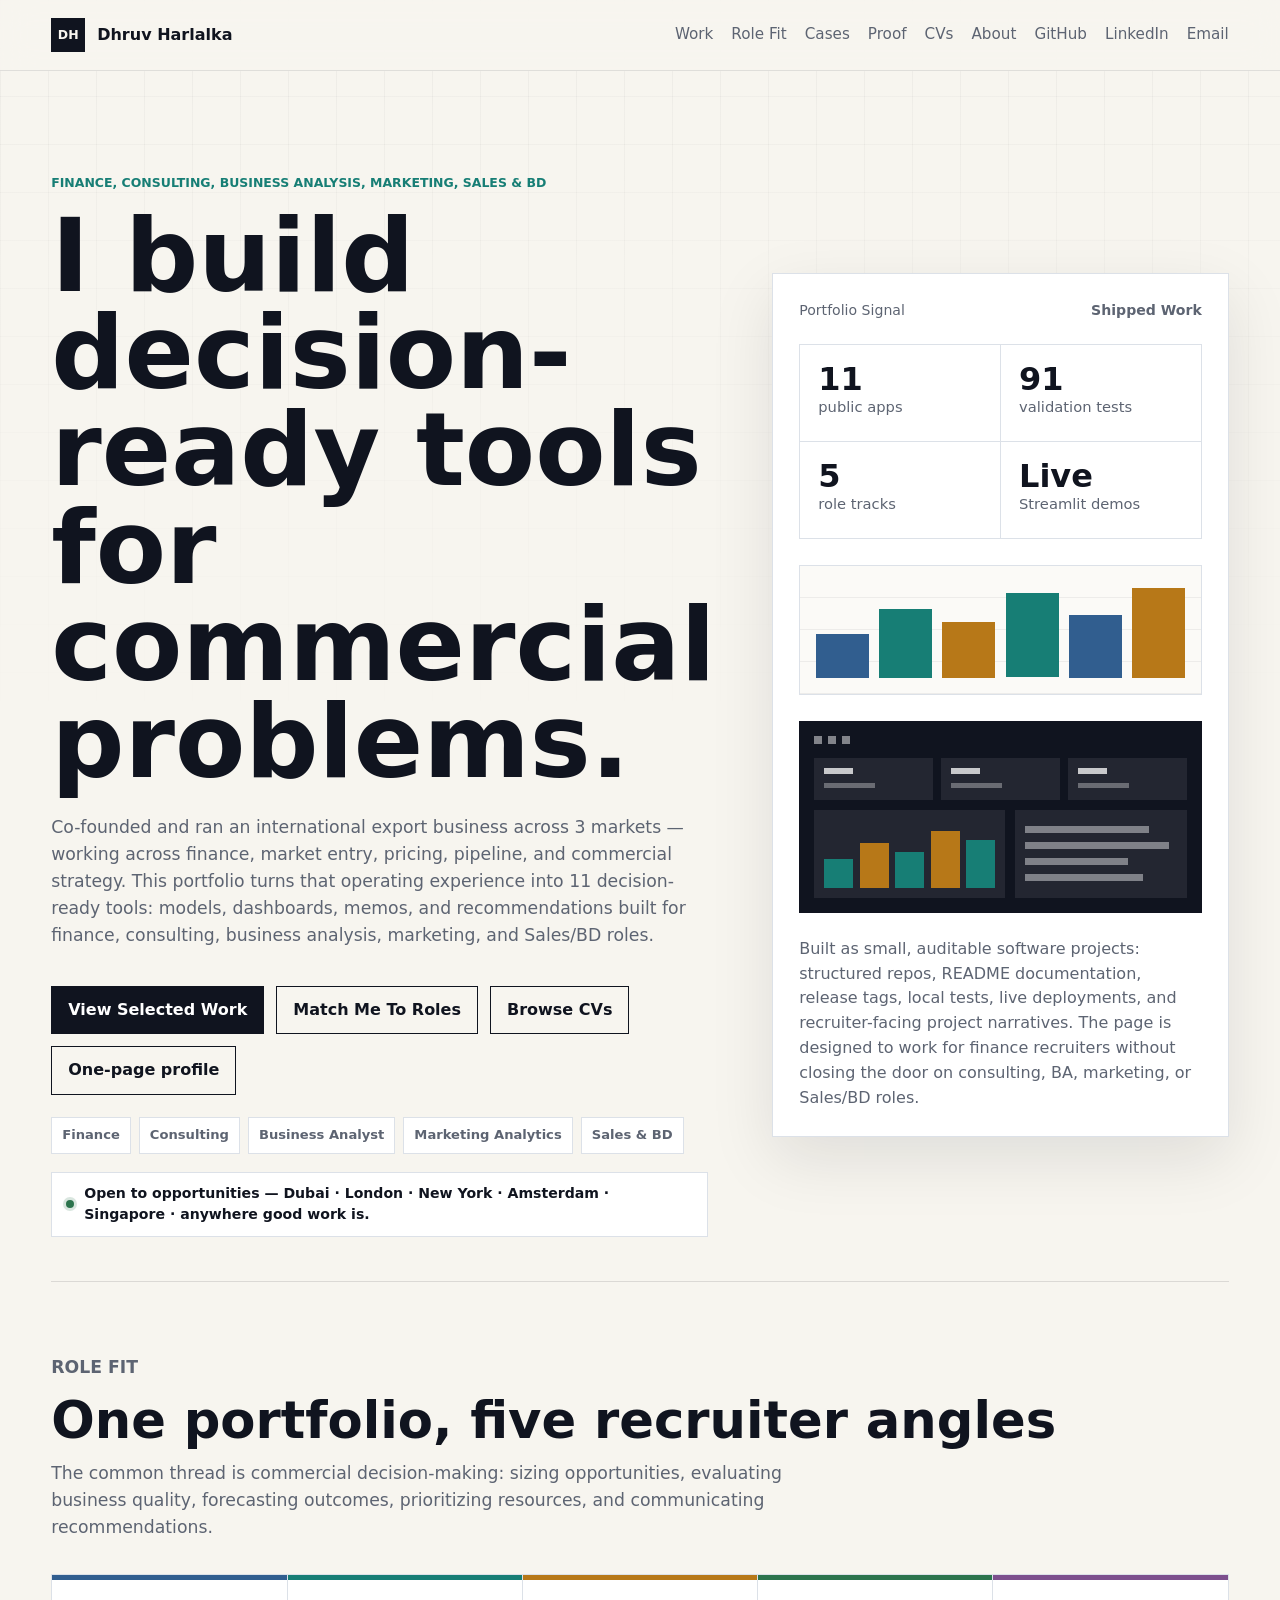
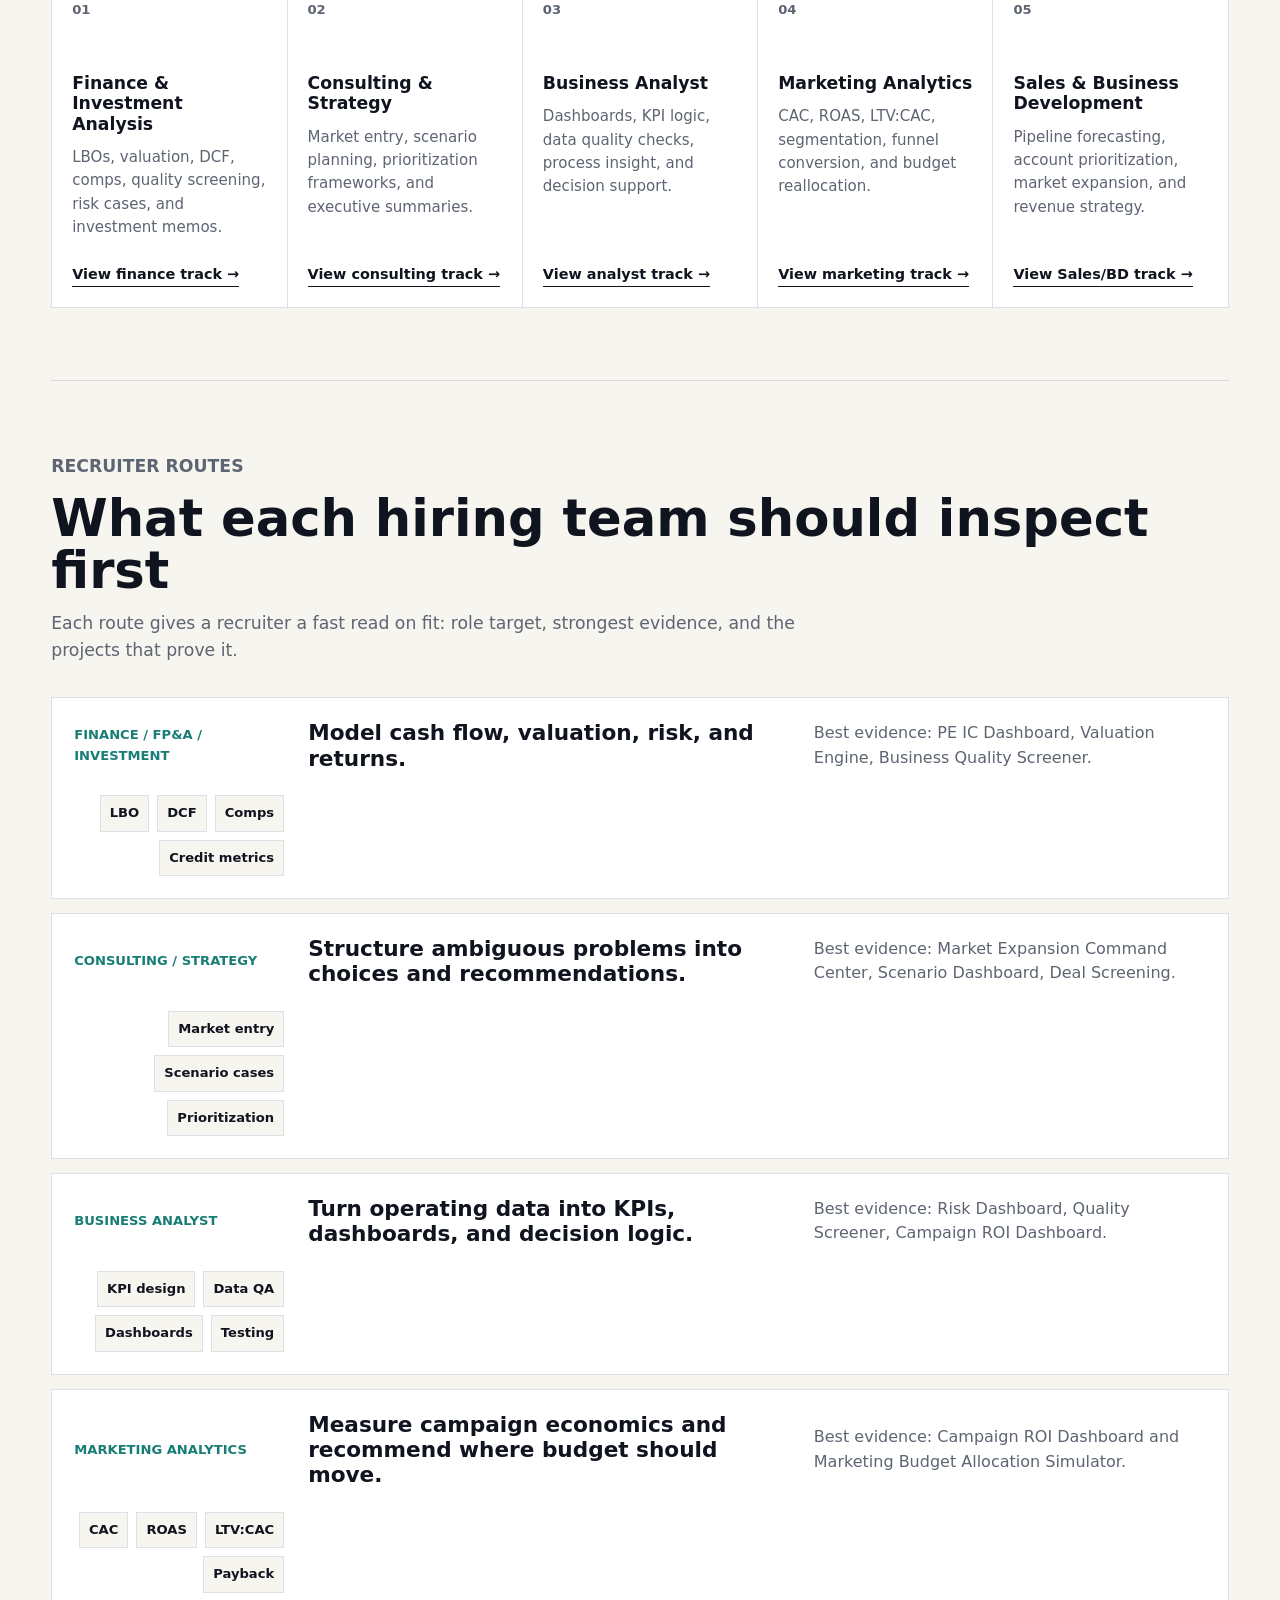
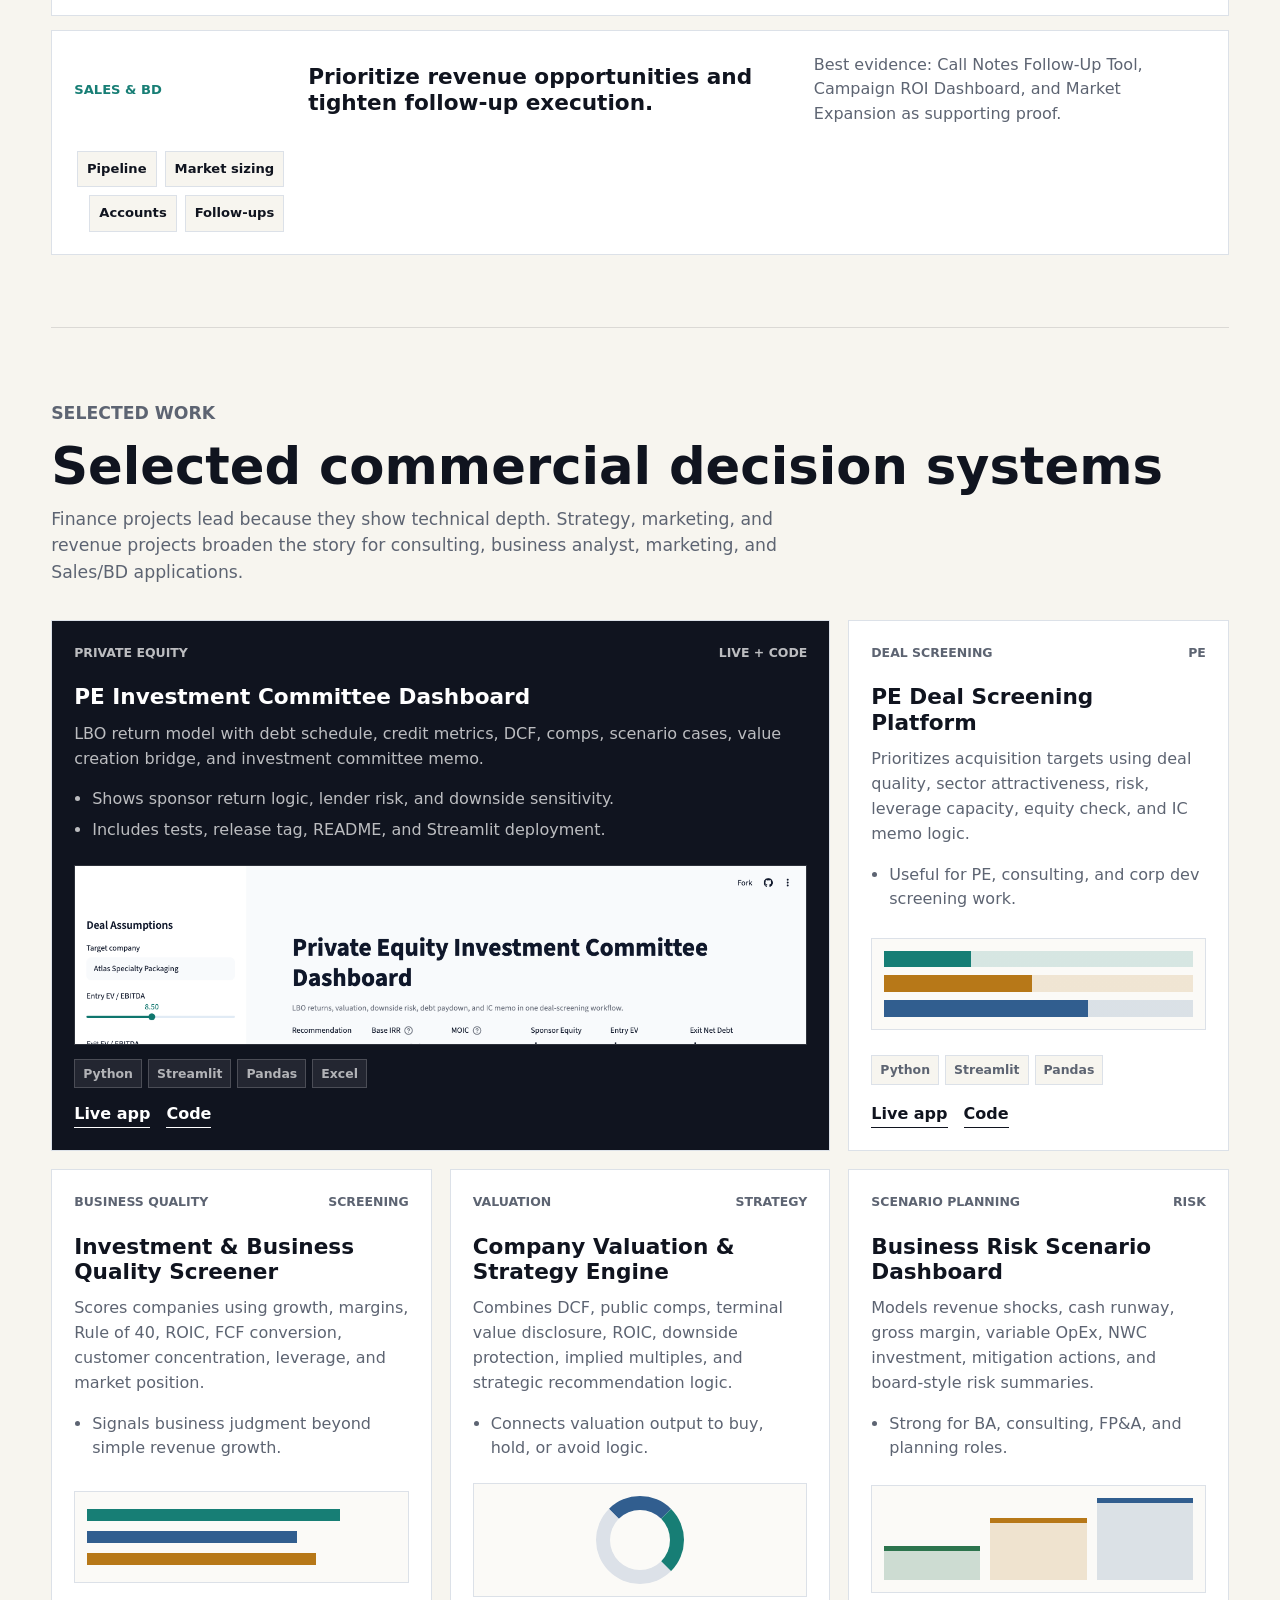
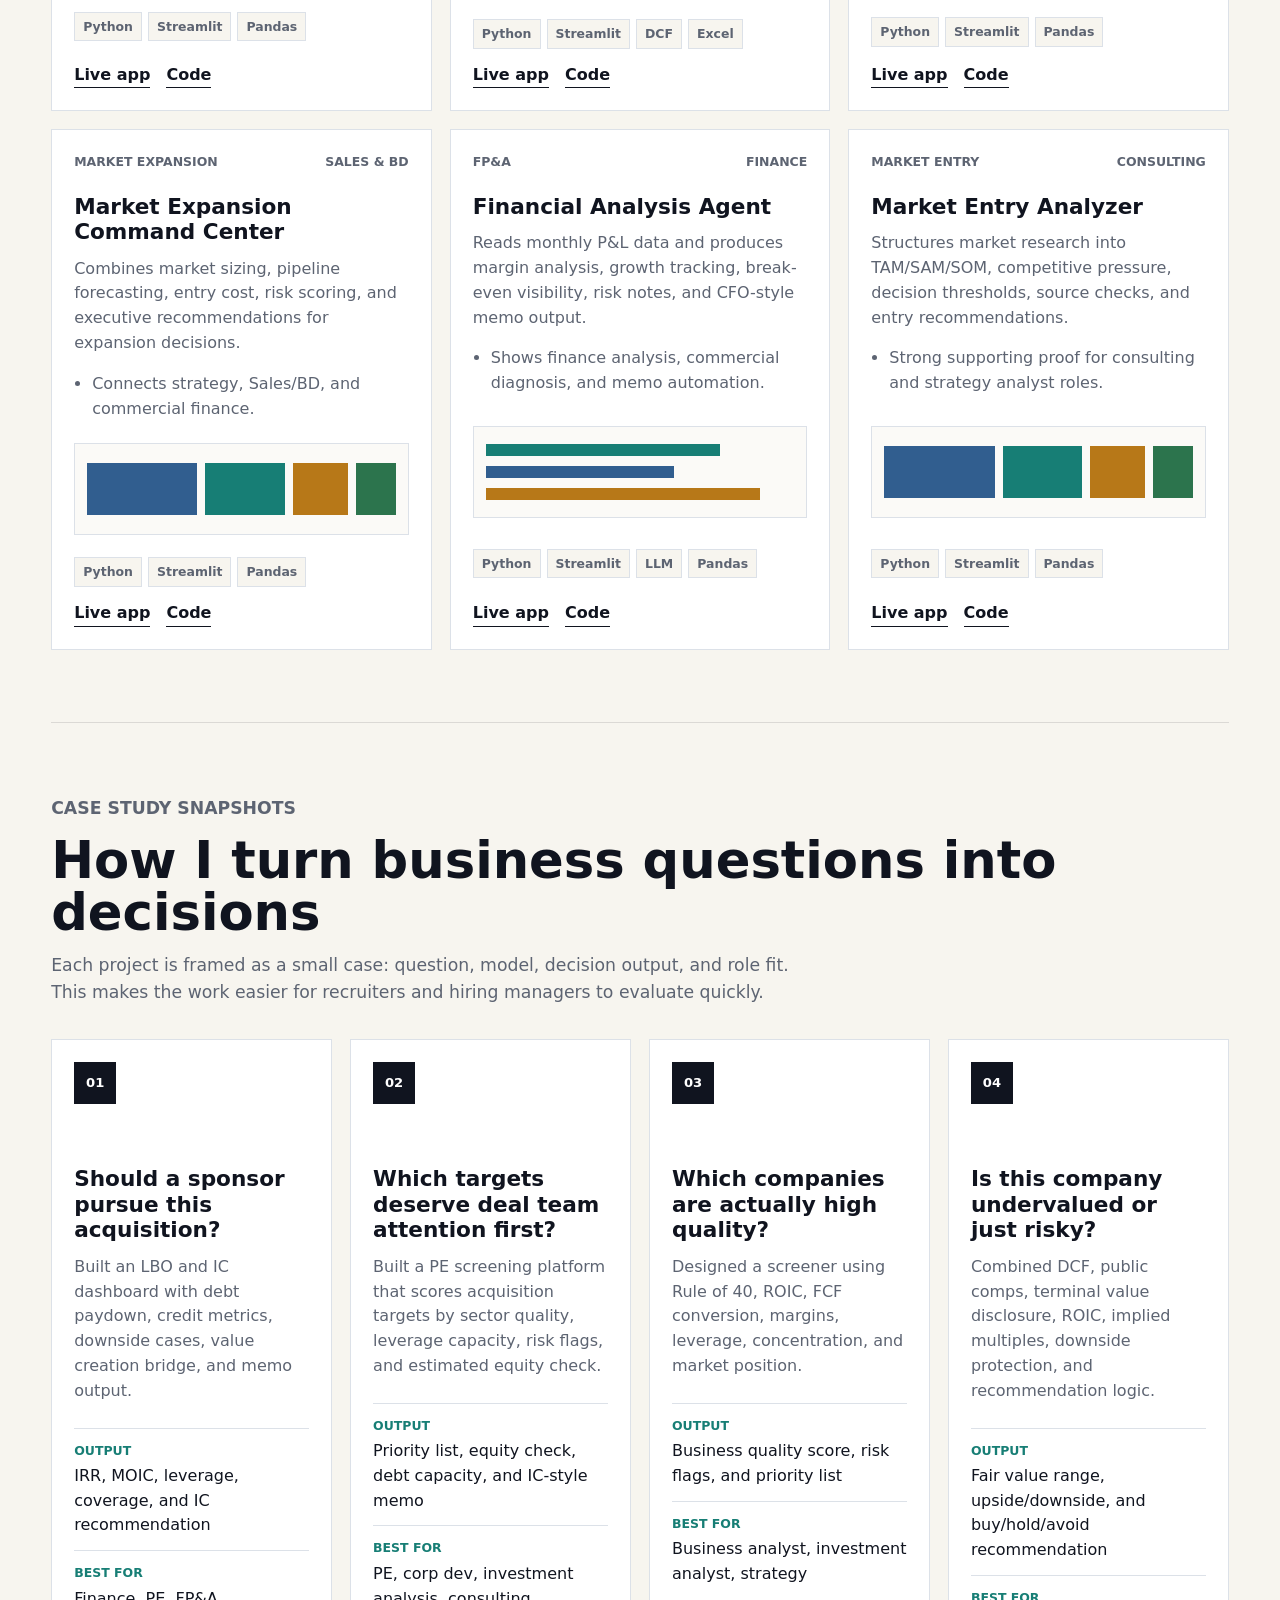
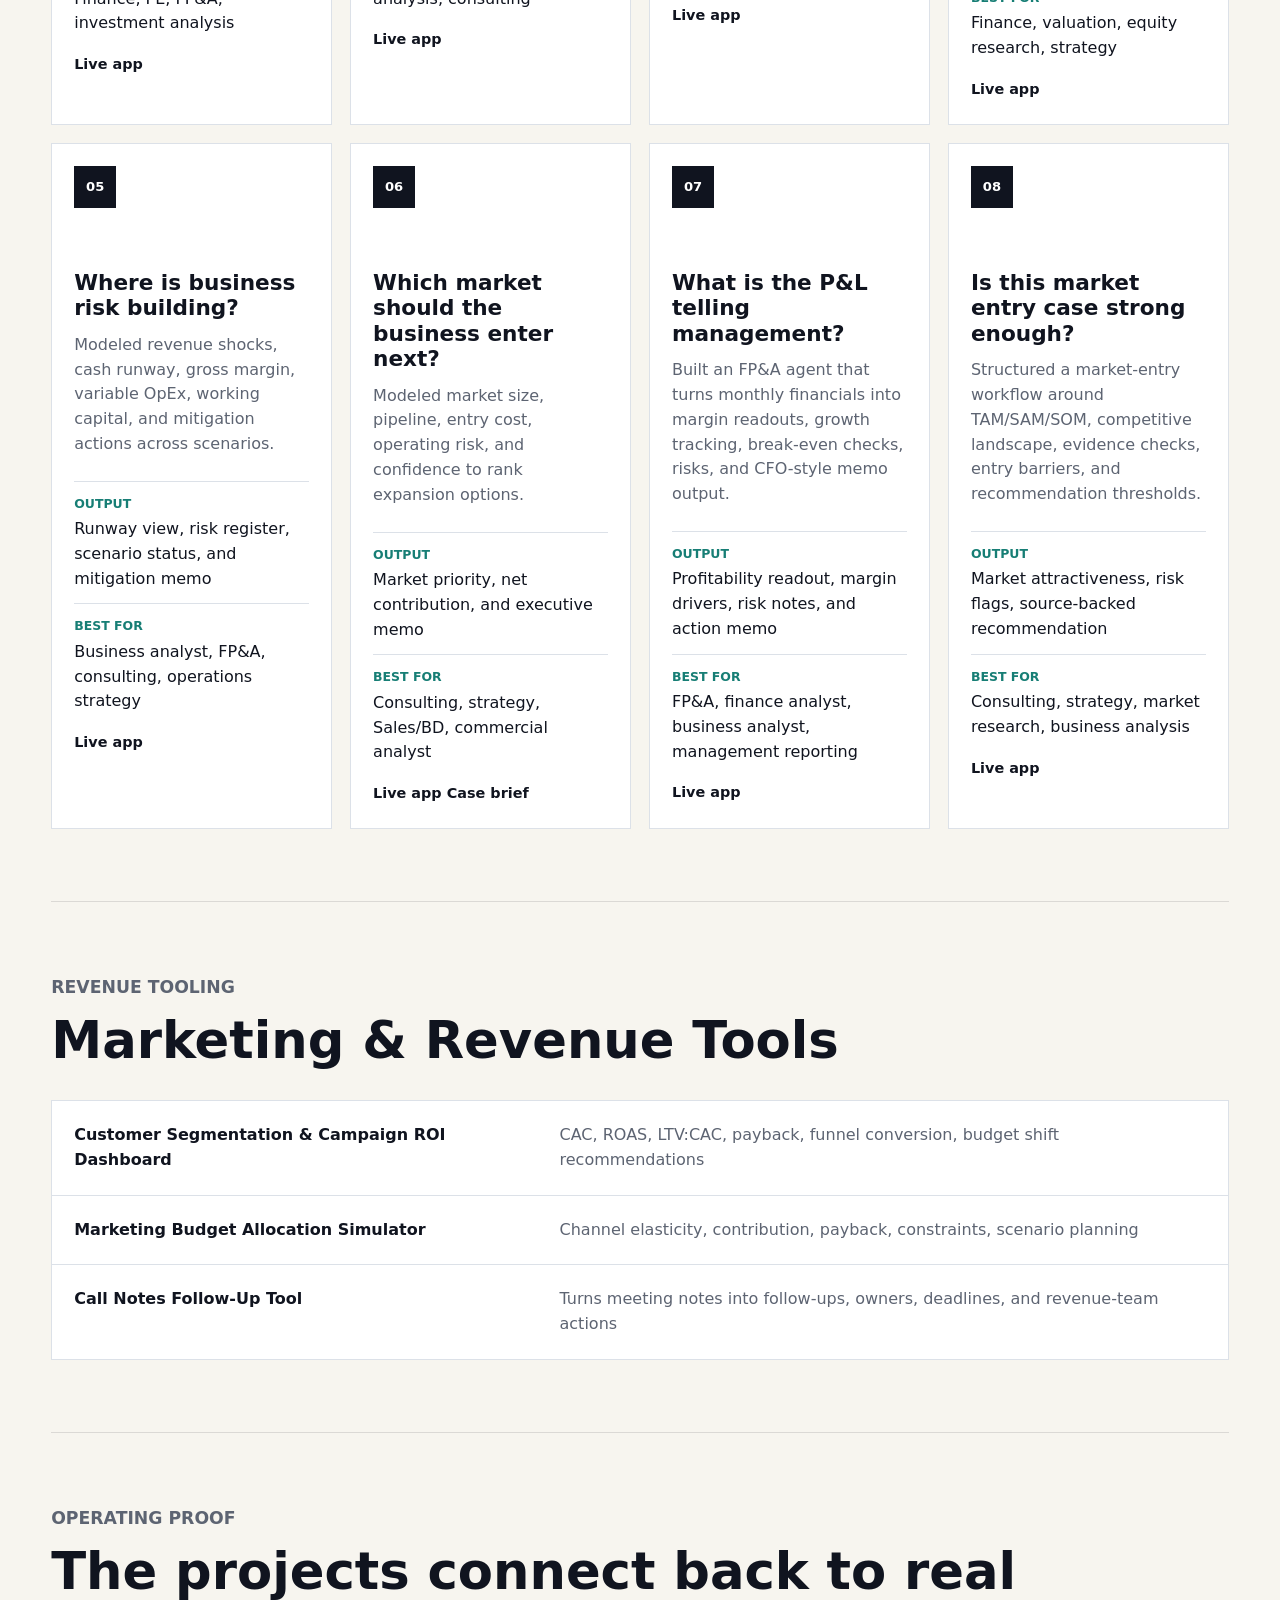
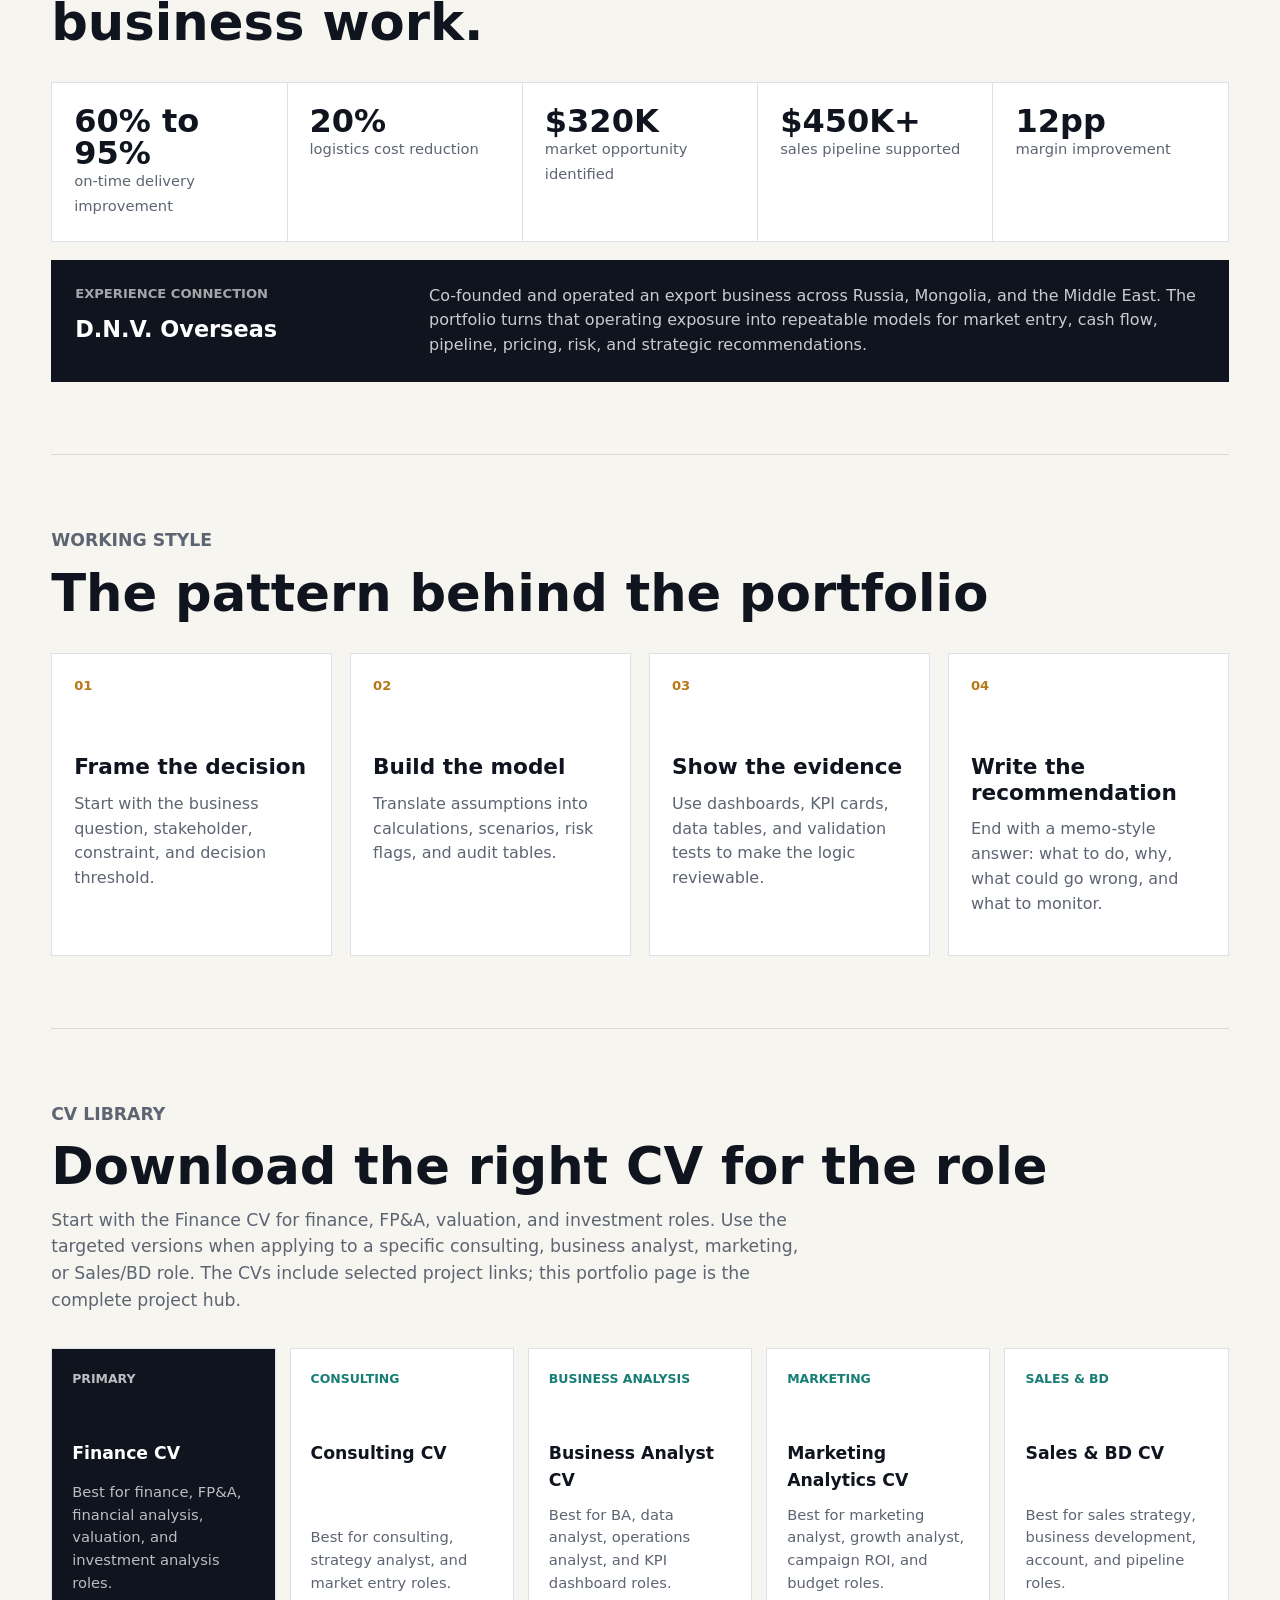
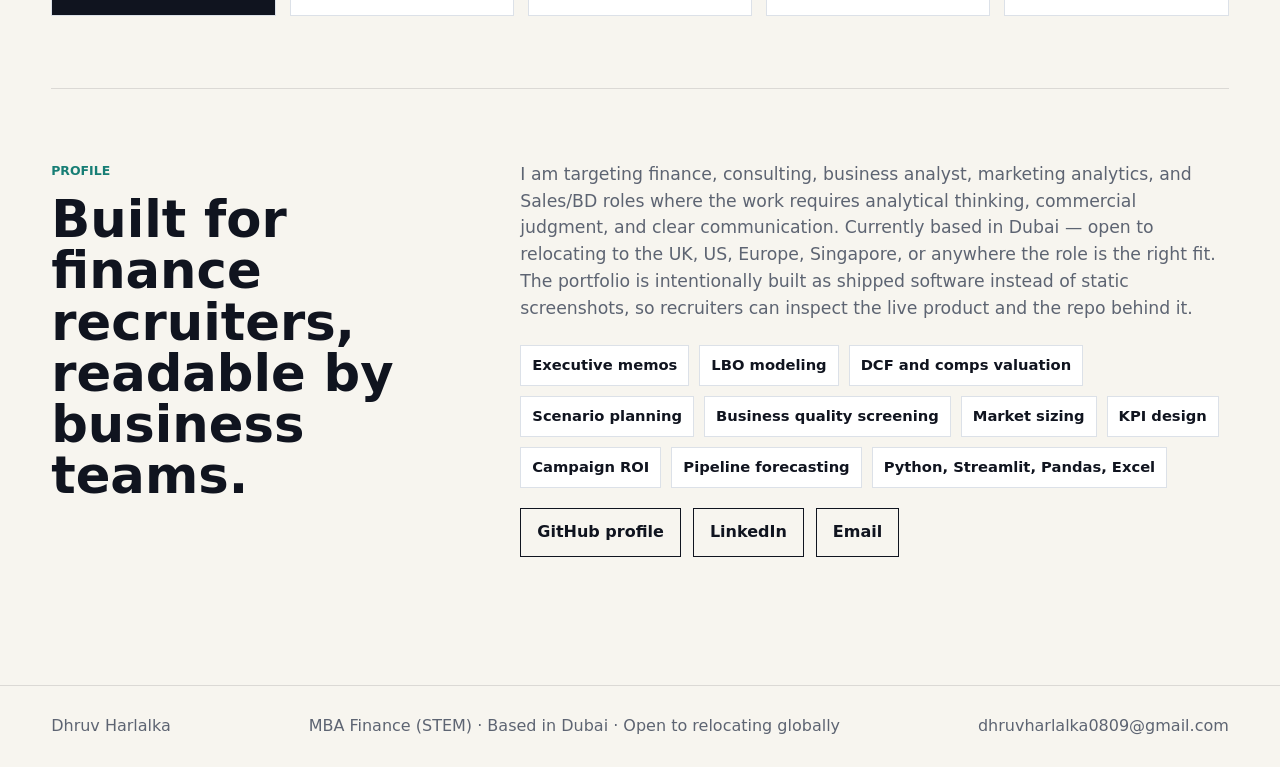
<file: index.html>
<!doctype html>
<html lang="en">
  <head>
    <meta charset="utf-8" />
    <meta name="viewport" content="width=device-width, initial-scale=1" />
    <title>Dhruv Harlalka | Commercial Analytics Portfolio</title>
    <meta
      name="description"
      content="Portfolio of finance, consulting, business analysis, marketing analytics, sales, and business development projects by Dhruv Harlalka."
    />
    <link rel="stylesheet" href="styles.css" />
    <script src="script.js" defer></script>
  </head>
  <body>
    <header class="site-header">
      <a class="brand" href="#top" aria-label="Dhruv Harlalka home">
        <span class="brand-mark">DH</span>
        <span>Dhruv Harlalka</span>
      </a>
      <nav class="nav-links" aria-label="Primary navigation">
        <a href="#work">Work</a>
        <a href="#roles">Role Fit</a>
        <a href="#cases">Cases</a>
        <a href="#proof">Proof</a>
        <a href="#cvs">CVs</a>
        <a href="about.html">About</a>
        <a href="https://github.com/dhruvharlalka0809-arch" target="_blank" rel="noreferrer">GitHub</a>
        <a href="https://www.linkedin.com/in/dhruv-harlalka" target="_blank" rel="noreferrer">LinkedIn</a>
        <a href="mailto:dhruvharlalka0809@gmail.com">Email</a>
      </nav>
    </header>

    <main id="top">
      <section class="intro-section reveal" aria-labelledby="intro-title">
        <div class="intro-copy">
          <p class="eyebrow">Finance, Consulting, Business Analysis, Marketing, Sales & BD</p>
          <h1 id="intro-title">I build decision-ready tools for commercial problems.</h1>
          <p class="intro-text">
            Co-founded and ran an international export business across 3 markets — working across
            finance, market entry, pricing, pipeline, and commercial strategy. This portfolio turns
            that operating experience into 11 decision-ready tools: models, dashboards, memos, and
            recommendations built for finance, consulting, business analysis, marketing, and Sales/BD roles.
          </p>
          <div class="intro-actions">
            <a class="button primary" href="#work">View Selected Work</a>
            <a class="button secondary" href="#roles">Match Me To Roles</a>
            <a class="button secondary" href="#cvs">Browse CVs</a>
            <a class="button secondary" href="one-page.html">One-page profile</a>
          </div>
          <div class="target-strip" aria-label="Target role families">
            <span>Finance</span>
            <span>Consulting</span>
            <span>Business Analyst</span>
            <span>Marketing Analytics</span>
            <span>Sales & BD</span>
          </div>
          <div class="availability-bar">
            <span class="avail-dot" aria-hidden="true"></span>
            <span>Open to opportunities — Dubai · London · New York · Amsterdam · Singapore · anywhere good work is.</span>
          </div>
        </div>

        <aside class="signal-panel" aria-label="Portfolio signals">
          <div class="panel-topline">
            <span>Portfolio Signal</span>
            <strong>Shipped Work</strong>
          </div>
          <div class="metrics-grid">
            <div>
              <strong>11</strong>
              <span>public apps</span>
            </div>
            <div>
              <strong>91</strong>
              <span>validation tests</span>
            </div>
            <div>
              <strong>5</strong>
              <span>role tracks</span>
            </div>
            <div>
              <strong>Live</strong>
              <span>Streamlit demos</span>
            </div>
          </div>
          <div class="mini-chart" aria-hidden="true">
            <span style="height: 46%"></span>
            <span style="height: 72%"></span>
            <span style="height: 58%"></span>
            <span style="height: 88%"></span>
            <span style="height: 66%"></span>
            <span style="height: 94%"></span>
          </div>
          <div class="dashboard-preview" aria-hidden="true">
            <div class="preview-header">
              <span></span><span></span><span></span>
            </div>
            <div class="preview-kpis">
              <i></i><i></i><i></i>
            </div>
            <div class="preview-body">
              <div class="preview-bars">
                <b style="height: 42%"></b>
                <b style="height: 66%"></b>
                <b style="height: 53%"></b>
                <b style="height: 84%"></b>
                <b style="height: 71%"></b>
              </div>
              <div class="preview-memo">
                <span></span><span></span><span></span><span></span>
              </div>
            </div>
          </div>
          <p>
            Built as small, auditable software projects: structured repos, README documentation,
            release tags, local tests, live deployments, and recruiter-facing project narratives.
            The page is designed to work for finance recruiters without closing the door on
            consulting, BA, marketing, or Sales/BD roles.
          </p>
        </aside>
      </section>

      <section class="section role-section reveal" id="roles" aria-labelledby="roles-title">
        <div class="section-heading">
          <p class="eyebrow">Role Fit</p>
          <h2 id="roles-title">One portfolio, five recruiter angles</h2>
          <p>
            The common thread is commercial decision-making: sizing opportunities, evaluating
            business quality, forecasting outcomes, prioritizing resources, and communicating
            recommendations.
          </p>
        </div>
        <div class="role-grid">
          <article class="role-card finance">
            <span>01</span>
            <h3>Finance & Investment Analysis</h3>
            <p>LBOs, valuation, DCF, comps, quality screening, risk cases, and investment memos.</p>
            <a href="finance.html">View finance track →</a>
          </article>
          <article class="role-card consulting">
            <span>02</span>
            <h3>Consulting & Strategy</h3>
            <p>Market entry, scenario planning, prioritization frameworks, and executive summaries.</p>
            <a href="consulting.html">View consulting track →</a>
          </article>
          <article class="role-card analysis">
            <span>03</span>
            <h3>Business Analyst</h3>
            <p>Dashboards, KPI logic, data quality checks, process insight, and decision support.</p>
            <a href="ba.html">View analyst track →</a>
          </article>
          <article class="role-card marketing">
            <span>04</span>
            <h3>Marketing Analytics</h3>
            <p>CAC, ROAS, LTV:CAC, segmentation, funnel conversion, and budget reallocation.</p>
            <a href="marketing.html">View marketing track →</a>
          </article>
          <article class="role-card sales">
            <span>05</span>
            <h3>Sales & Business Development</h3>
            <p>Pipeline forecasting, account prioritization, market expansion, and revenue strategy.</p>
            <a href="sales-bd.html">View Sales/BD track →</a>
          </article>
        </div>
      </section>

      <section class="section recruiter-routes reveal" aria-labelledby="routes-title">
        <div class="section-heading">
          <p class="eyebrow">Recruiter Routes</p>
          <h2 id="routes-title">What each hiring team should inspect first</h2>
          <p>
            Each route gives a recruiter a fast read on fit: role target, strongest evidence,
            and the projects that prove it.
          </p>
        </div>
        <div class="route-list">
          <article class="route-card" id="finance-track">
            <div class="route-label">Finance / FP&A / Investment</div>
            <h3>Model cash flow, valuation, risk, and returns.</h3>
            <p>Best evidence: PE IC Dashboard, Valuation Engine, Business Quality Screener.</p>
            <div class="route-tags">
              <span>LBO</span><span>DCF</span><span>Comps</span><span>Credit metrics</span>
            </div>
          </article>
          <article class="route-card" id="consulting-track">
            <div class="route-label">Consulting / Strategy</div>
            <h3>Structure ambiguous problems into choices and recommendations.</h3>
            <p>Best evidence: Market Expansion Command Center, Scenario Dashboard, Deal Screening.</p>
            <div class="route-tags">
              <span>Market entry</span><span>Scenario cases</span><span>Prioritization</span>
            </div>
          </article>
          <article class="route-card" id="ba-track">
            <div class="route-label">Business Analyst</div>
            <h3>Turn operating data into KPIs, dashboards, and decision logic.</h3>
            <p>Best evidence: Risk Dashboard, Quality Screener, Campaign ROI Dashboard.</p>
            <div class="route-tags">
              <span>KPI design</span><span>Data QA</span><span>Dashboards</span><span>Testing</span>
            </div>
          </article>
          <article class="route-card" id="marketing-track">
            <div class="route-label">Marketing Analytics</div>
            <h3>Measure campaign economics and recommend where budget should move.</h3>
            <p>Best evidence: Campaign ROI Dashboard and Marketing Budget Allocation Simulator.</p>
            <div class="route-tags">
              <span>CAC</span><span>ROAS</span><span>LTV:CAC</span><span>Payback</span>
            </div>
          </article>
          <article class="route-card" id="sales-track">
            <div class="route-label">Sales & BD</div>
            <h3>Prioritize revenue opportunities and tighten follow-up execution.</h3>
            <p>Best evidence: Call Notes Follow-Up Tool, Campaign ROI Dashboard, and Market Expansion as supporting proof.</p>
            <div class="route-tags">
              <span>Pipeline</span><span>Market sizing</span><span>Accounts</span><span>Follow-ups</span>
            </div>
          </article>
        </div>
      </section>

      <section class="section reveal" id="work" aria-labelledby="work-title">
        <div class="section-heading">
          <p class="eyebrow">Selected Work</p>
          <h2 id="work-title">Selected commercial decision systems</h2>
          <p>
            Finance projects lead because they show technical depth. Strategy, marketing, and
            revenue projects broaden the story for consulting, business analyst, marketing, and
            Sales/BD applications.
          </p>
        </div>

        <div class="project-grid">
          <article class="project-card featured">
            <div class="project-meta">
              <span>Private Equity</span>
              <span>Live + Code</span>
            </div>
            <h3>PE Investment Committee Dashboard</h3>
            <p>
              LBO return model with debt schedule, credit metrics, DCF, comps, scenario cases,
              value creation bridge, and investment committee memo.
            </p>
            <ul class="impact-list">
              <li>Shows sponsor return logic, lender risk, and downside sensitivity.</li>
              <li>Includes tests, release tag, README, and Streamlit deployment.</li>
            </ul>
            <div class="card-screenshot">
              <img src="assets/img/pe-ic-dashboard-screenshot.png" alt="PE IC Dashboard screenshot" loading="lazy" />
              <div class="screenshot-placeholder" aria-hidden="true">
                <div class="lbo-visual"><span></span><span></span><span></span><span></span></div>
              </div>
            </div>
            <div class="card-tools">
              <span>Python</span><span>Streamlit</span><span>Pandas</span><span>Excel</span>
            </div>
            <div class="card-links">
              <a href="https://lbo-ic-dashboard.streamlit.app/" target="_blank" rel="noreferrer">Live app</a>
              <a href="https://github.com/dhruvharlalka0809-arch/private-equity-ic-dashboard" target="_blank" rel="noreferrer">Code</a>
            </div>
          </article>

          <article class="project-card">
            <div class="project-meta">
              <span>Deal Screening</span>
              <span>PE</span>
            </div>
            <h3>PE Deal Screening Platform</h3>
            <p>
              Prioritizes acquisition targets using deal quality, sector attractiveness, risk,
              leverage capacity, equity check, and IC memo logic.
            </p>
            <ul class="impact-list compact">
              <li>Useful for PE, consulting, and corp dev screening work.</li>
            </ul>
            <div class="card-visual screen-visual deal-screen" aria-hidden="true">
              <span></span><span></span><span></span>
            </div>
            <div class="card-tools">
              <span>Python</span><span>Streamlit</span><span>Pandas</span>
            </div>
            <div class="card-links">
              <a href="https://pe-deal-screening-platform.streamlit.app/" target="_blank" rel="noreferrer">Live app</a>
              <a href="https://github.com/dhruvharlalka0809-arch/pe-deal-screening-platform" target="_blank" rel="noreferrer">Code</a>
            </div>
          </article>

          <article class="project-card">
            <div class="project-meta">
              <span>Business Quality</span>
              <span>Screening</span>
            </div>
            <h3>Investment & Business Quality Screener</h3>
            <p>
              Scores companies using growth, margins, Rule of 40, ROIC, FCF conversion,
              customer concentration, leverage, and market position.
            </p>
            <ul class="impact-list compact">
              <li>Signals business judgment beyond simple revenue growth.</li>
            </ul>
            <div class="card-visual score-visual" aria-hidden="true">
              <span style="width: 82%"></span>
              <span style="width: 68%"></span>
              <span style="width: 74%"></span>
            </div>
            <div class="card-tools">
              <span>Python</span><span>Streamlit</span><span>Pandas</span>
            </div>
            <div class="card-links">
              <a href="https://investment-quality-screener.streamlit.app/" target="_blank" rel="noreferrer">Live app</a>
              <a href="https://github.com/dhruvharlalka0809-arch/investment-business-quality-screener" target="_blank" rel="noreferrer">Code</a>
            </div>
          </article>

          <article class="project-card">
            <div class="project-meta">
              <span>Valuation</span>
              <span>Strategy</span>
            </div>
            <h3>Company Valuation & Strategy Engine</h3>
            <p>
              Combines DCF, public comps, terminal value disclosure, ROIC, downside protection,
              implied multiples, and strategic recommendation logic.
            </p>
            <ul class="impact-list compact">
              <li>Connects valuation output to buy, hold, or avoid logic.</li>
            </ul>
            <div class="card-visual valuation-visual" aria-hidden="true">
              <span></span>
            </div>
            <div class="card-tools">
              <span>Python</span><span>Streamlit</span><span>DCF</span><span>Excel</span>
            </div>
            <div class="card-links">
              <a href="https://strategy-valuation-engine.streamlit.app/" target="_blank" rel="noreferrer">Live app</a>
              <a href="https://github.com/dhruvharlalka0809-arch/company-valuation-strategy-engine" target="_blank" rel="noreferrer">Code</a>
            </div>
          </article>

          <article class="project-card">
            <div class="project-meta">
              <span>Scenario Planning</span>
              <span>Risk</span>
            </div>
            <h3>Business Risk Scenario Dashboard</h3>
            <p>
              Models revenue shocks, cash runway, gross margin, variable OpEx, NWC investment,
              mitigation actions, and board-style risk summaries.
            </p>
            <ul class="impact-list compact">
              <li>Strong for BA, consulting, FP&A, and planning roles.</li>
            </ul>
            <div class="card-visual risk-visual" aria-hidden="true">
              <span></span><span></span><span></span>
            </div>
            <div class="card-tools">
              <span>Python</span><span>Streamlit</span><span>Pandas</span>
            </div>
            <div class="card-links">
              <a href="https://business-risk-scenario-dashboard.streamlit.app/" target="_blank" rel="noreferrer">Live app</a>
              <a href="https://github.com/dhruvharlalka0809-arch/business-risk-scenario-dashboard" target="_blank" rel="noreferrer">Code</a>
            </div>
          </article>

          <article class="project-card">
            <div class="project-meta">
              <span>Market Expansion</span>
              <span>Sales & BD</span>
            </div>
            <h3>Market Expansion Command Center</h3>
            <p>
              Combines market sizing, pipeline forecasting, entry cost, risk scoring, and
              executive recommendations for expansion decisions.
            </p>
            <ul class="impact-list compact">
              <li>Connects strategy, Sales/BD, and commercial finance.</li>
            </ul>
            <div class="card-visual pipeline-visual" aria-hidden="true">
              <span></span><span></span><span></span><span></span>
            </div>
            <div class="card-tools">
              <span>Python</span><span>Streamlit</span><span>Pandas</span>
            </div>
            <div class="card-links">
              <a href="https://market-expansion-command-center.streamlit.app/" target="_blank" rel="noreferrer">Live app</a>
              <a href="https://github.com/dhruvharlalka0809-arch/market-expansion-command-center" target="_blank" rel="noreferrer">Code</a>
            </div>
          </article>

          <article class="project-card">
            <div class="project-meta">
              <span>FP&A</span>
              <span>Finance</span>
            </div>
            <h3>Financial Analysis Agent</h3>
            <p>
              Reads monthly P&L data and produces margin analysis, growth tracking,
              break-even visibility, risk notes, and CFO-style memo output.
            </p>
            <ul class="impact-list compact">
              <li>Shows finance analysis, commercial diagnosis, and memo automation.</li>
            </ul>
            <div class="card-visual score-visual" aria-hidden="true">
              <span style="width: 76%"></span>
              <span style="width: 61%"></span>
              <span style="width: 89%"></span>
            </div>
            <div class="card-tools">
              <span>Python</span><span>Streamlit</span><span>LLM</span><span>Pandas</span>
            </div>
            <div class="card-links">
              <a href="https://financial-analysisagent.streamlit.app/" target="_blank" rel="noreferrer">Live app</a>
              <a href="https://github.com/dhruvharlalka0809-arch/financial-analysis-agent" target="_blank" rel="noreferrer">Code</a>
            </div>
          </article>

          <article class="project-card">
            <div class="project-meta">
              <span>Market Entry</span>
              <span>Consulting</span>
            </div>
            <h3>Market Entry Analyzer</h3>
            <p>
              Structures market research into TAM/SAM/SOM, competitive pressure,
              decision thresholds, source checks, and entry recommendations.
            </p>
            <ul class="impact-list compact">
              <li>Strong supporting proof for consulting and strategy analyst roles.</li>
            </ul>
            <div class="card-visual pipeline-visual" aria-hidden="true">
              <span></span><span></span><span></span><span></span>
            </div>
            <div class="card-tools">
              <span>Python</span><span>Streamlit</span><span>Pandas</span>
            </div>
            <div class="card-links">
              <a href="https://market-entry-analyzer.streamlit.app/" target="_blank" rel="noreferrer">Live app</a>
              <a href="https://github.com/dhruvharlalka0809-arch/market-entry-analyzer" target="_blank" rel="noreferrer">Code</a>
            </div>
          </article>
        </div>
      </section>

      <section class="section case-section reveal" id="cases" aria-labelledby="cases-title">
        <div class="section-heading">
          <p class="eyebrow">Case Study Snapshots</p>
          <h2 id="cases-title">How I turn business questions into decisions</h2>
          <p>
            Each project is framed as a small case: question, model, decision output, and role fit.
            This makes the work easier for recruiters and hiring managers to evaluate quickly.
          </p>
        </div>
        <div class="case-grid">
          <article class="case-card">
            <div class="case-number">01</div>
            <h3>Should a sponsor pursue this acquisition?</h3>
            <p>
              Built an LBO and IC dashboard with debt paydown, credit metrics, downside cases,
              value creation bridge, and memo output.
            </p>
            <dl>
              <div><dt>Output</dt><dd>IRR, MOIC, leverage, coverage, and IC recommendation</dd></div>
              <div><dt>Best for</dt><dd>Finance, PE, FP&A, investment analysis</dd></div>
            </dl>
            <div class="case-links">
              <a href="https://lbo-ic-dashboard.streamlit.app/" target="_blank" rel="noreferrer">Live app</a>
            </div>
          </article>
          <article class="case-card">
            <div class="case-number">02</div>
            <h3>Which targets deserve deal team attention first?</h3>
            <p>
              Built a PE screening platform that scores acquisition targets by sector quality,
              leverage capacity, risk flags, and estimated equity check.
            </p>
            <dl>
              <div><dt>Output</dt><dd>Priority list, equity check, debt capacity, and IC-style memo</dd></div>
              <div><dt>Best for</dt><dd>PE, corp dev, investment analysis, consulting</dd></div>
            </dl>
            <div class="case-links">
              <a href="https://pe-deal-screening-platform.streamlit.app/" target="_blank" rel="noreferrer">Live app</a>
            </div>
          </article>
          <article class="case-card">
            <div class="case-number">03</div>
            <h3>Which companies are actually high quality?</h3>
            <p>
              Designed a screener using Rule of 40, ROIC, FCF conversion, margins, leverage,
              concentration, and market position.
            </p>
            <dl>
              <div><dt>Output</dt><dd>Business quality score, risk flags, and priority list</dd></div>
              <div><dt>Best for</dt><dd>Business analyst, investment analyst, strategy</dd></div>
            </dl>
            <div class="case-links">
              <a href="https://investment-quality-screener.streamlit.app/" target="_blank" rel="noreferrer">Live app</a>
            </div>
          </article>
          <article class="case-card">
            <div class="case-number">04</div>
            <h3>Is this company undervalued or just risky?</h3>
            <p>
              Combined DCF, public comps, terminal value disclosure, ROIC, implied multiples,
              downside protection, and recommendation logic.
            </p>
            <dl>
              <div><dt>Output</dt><dd>Fair value range, upside/downside, and buy/hold/avoid recommendation</dd></div>
              <div><dt>Best for</dt><dd>Finance, valuation, equity research, strategy</dd></div>
            </dl>
            <div class="case-links">
              <a href="https://strategy-valuation-engine.streamlit.app/" target="_blank" rel="noreferrer">Live app</a>
            </div>
          </article>
          <article class="case-card">
            <div class="case-number">05</div>
            <h3>Where is business risk building?</h3>
            <p>
              Modeled revenue shocks, cash runway, gross margin, variable OpEx, working capital,
              and mitigation actions across scenarios.
            </p>
            <dl>
              <div><dt>Output</dt><dd>Runway view, risk register, scenario status, and mitigation memo</dd></div>
              <div><dt>Best for</dt><dd>Business analyst, FP&A, consulting, operations strategy</dd></div>
            </dl>
            <div class="case-links">
              <a href="https://business-risk-scenario-dashboard.streamlit.app/" target="_blank" rel="noreferrer">Live app</a>
            </div>
          </article>
          <article class="case-card">
            <div class="case-number">06</div>
            <h3>Which market should the business enter next?</h3>
            <p>
              Modeled market size, pipeline, entry cost, operating risk, and confidence to rank
              expansion options.
            </p>
            <dl>
              <div><dt>Output</dt><dd>Market priority, net contribution, and executive memo</dd></div>
              <div><dt>Best for</dt><dd>Consulting, strategy, Sales/BD, commercial analyst</dd></div>
            </dl>
            <div class="case-links">
              <a href="https://market-expansion-command-center.streamlit.app/" target="_blank" rel="noreferrer">Live app</a>
              <a href="case-market-expansion.html">Case brief</a>
            </div>
          </article>
          <article class="case-card">
            <div class="case-number">07</div>
            <h3>What is the P&L telling management?</h3>
            <p>
              Built an FP&A agent that turns monthly financials into margin readouts, growth
              tracking, break-even checks, risks, and CFO-style memo output.
            </p>
            <dl>
              <div><dt>Output</dt><dd>Profitability readout, margin drivers, risk notes, and action memo</dd></div>
              <div><dt>Best for</dt><dd>FP&A, finance analyst, business analyst, management reporting</dd></div>
            </dl>
            <div class="case-links">
              <a href="https://financial-analysisagent.streamlit.app/" target="_blank" rel="noreferrer">Live app</a>
            </div>
          </article>
          <article class="case-card">
            <div class="case-number">08</div>
            <h3>Is this market entry case strong enough?</h3>
            <p>
              Structured a market-entry workflow around TAM/SAM/SOM, competitive landscape,
              evidence checks, entry barriers, and recommendation thresholds.
            </p>
            <dl>
              <div><dt>Output</dt><dd>Market attractiveness, risk flags, source-backed recommendation</dd></div>
              <div><dt>Best for</dt><dd>Consulting, strategy, market research, business analysis</dd></div>
            </dl>
            <div class="case-links">
              <a href="https://market-entry-analyzer.streamlit.app/" target="_blank" rel="noreferrer">Live app</a>
            </div>
          </article>
        </div>
      </section>

      <section class="section compact-section reveal" aria-labelledby="commercial-title">
        <div class="section-heading">
          <p class="eyebrow">Revenue Tooling</p>
          <h2 id="commercial-title">Marketing & Revenue Tools</h2>
        </div>
        <div class="list-grid">
          <a class="work-row" href="https://campaign-roi-dashboard.streamlit.app/" target="_blank" rel="noreferrer">
            <span>Customer Segmentation & Campaign ROI Dashboard</span>
            <em>CAC, ROAS, LTV:CAC, payback, funnel conversion, budget shift recommendations</em>
          </a>
          <a class="work-row" href="https://budget-allocation-simulator.streamlit.app/" target="_blank" rel="noreferrer">
            <span>Marketing Budget Allocation Simulator</span>
            <em>Channel elasticity, contribution, payback, constraints, scenario planning</em>
          </a>
          <a class="work-row" href="https://call-notes-followup-tool.streamlit.app/" target="_blank" rel="noreferrer">
            <span>Call Notes Follow-Up Tool</span>
            <em>Turns meeting notes into follow-ups, owners, deadlines, and revenue-team actions</em>
          </a>
        </div>
      </section>

      <section class="proof-section reveal" id="proof" aria-labelledby="proof-title">
        <div class="section-heading">
          <p class="eyebrow">Operating Proof</p>
          <h2 id="proof-title">The projects connect back to real business work.</h2>
        </div>
        <div class="proof-grid">
          <div>
            <strong>60% to 95%</strong>
            <span>on-time delivery improvement</span>
          </div>
          <div>
            <strong>20%</strong>
            <span>logistics cost reduction</span>
          </div>
          <div>
            <strong>$320K</strong>
            <span>market opportunity identified</span>
          </div>
          <div>
            <strong>$450K+</strong>
            <span>sales pipeline supported</span>
          </div>
          <div>
            <strong>12pp</strong>
            <span>margin improvement</span>
          </div>
        </div>
        <div class="experience-strip">
          <div>
            <span>Experience connection</span>
            <strong>D.N.V. Overseas</strong>
          </div>
          <p>
            Co-founded and operated an export business across Russia, Mongolia, and the Middle East.
            The portfolio turns that operating exposure into repeatable models for market entry,
            cash flow, pipeline, pricing, risk, and strategic recommendations.
          </p>
        </div>
      </section>

      <section class="section method-section reveal" aria-labelledby="method-title">
        <div class="section-heading">
          <p class="eyebrow">Working Style</p>
          <h2 id="method-title">The pattern behind the portfolio</h2>
        </div>
        <div class="method-grid">
          <article>
            <span>01</span>
            <h3>Frame the decision</h3>
            <p>Start with the business question, stakeholder, constraint, and decision threshold.</p>
          </article>
          <article>
            <span>02</span>
            <h3>Build the model</h3>
            <p>Translate assumptions into calculations, scenarios, risk flags, and audit tables.</p>
          </article>
          <article>
            <span>03</span>
            <h3>Show the evidence</h3>
            <p>Use dashboards, KPI cards, data tables, and validation tests to make the logic reviewable.</p>
          </article>
          <article>
            <span>04</span>
            <h3>Write the recommendation</h3>
            <p>End with a memo-style answer: what to do, why, what could go wrong, and what to monitor.</p>
          </article>
        </div>
      </section>

      <section class="section cv-section reveal" id="cvs" aria-labelledby="cvs-title">
        <div class="section-heading">
          <p class="eyebrow">CV Library</p>
          <h2 id="cvs-title">Download the right CV for the role</h2>
          <p>
            Start with the Finance CV for finance, FP&A, valuation, and investment roles. Use the
            targeted versions when applying to a specific consulting, business analyst, marketing,
            or Sales/BD role. The CVs include selected project links; this portfolio page is the
            complete project hub.
          </p>
        </div>
        <div class="cv-grid">
          <a class="cv-card primary-cv" href="finance.html">
            <span>Primary</span>
            <strong>Finance CV</strong>
            <em>Best for finance, FP&A, financial analysis, valuation, and investment analysis roles.</em>
          </a>
          <a class="cv-card" href="consulting.html">
            <span>Consulting</span>
            <strong>Consulting CV</strong>
            <em>Best for consulting, strategy analyst, and market entry roles.</em>
          </a>
          <a class="cv-card" href="ba.html">
            <span>Business Analysis</span>
            <strong>Business Analyst CV</strong>
            <em>Best for BA, data analyst, operations analyst, and KPI dashboard roles.</em>
          </a>
          <a class="cv-card" href="marketing.html">
            <span>Marketing</span>
            <strong>Marketing Analytics CV</strong>
            <em>Best for marketing analyst, growth analyst, campaign ROI, and budget roles.</em>
          </a>
          <a class="cv-card" href="sales-bd.html">
            <span>Sales & BD</span>
            <strong>Sales & BD CV</strong>
            <em>Best for sales strategy, business development, account, and pipeline roles.</em>
          </a>
        </div>
      </section>

      <section class="section profile-section reveal" id="profile" aria-labelledby="profile-title">
        <div>
          <p class="eyebrow">Profile</p>
          <h2 id="profile-title">Built for finance recruiters, readable by business teams.</h2>
        </div>
        <div class="profile-copy">
          <p>
            I am targeting finance, consulting, business analyst, marketing analytics, and
            Sales/BD roles where the work requires analytical thinking, commercial judgment, and
            clear communication. Currently based in Dubai — open to relocating to the UK, US,
            Europe, Singapore, or anywhere the role is the right fit. The portfolio is intentionally
            built as shipped software instead of static screenshots, so recruiters can inspect the
            live product and the repo behind it.
          </p>
          <ul class="skill-list">
            <li>Executive memos</li>
            <li>LBO modeling</li>
            <li>DCF and comps valuation</li>
            <li>Scenario planning</li>
            <li>Business quality screening</li>
            <li>Market sizing</li>
            <li>KPI design</li>
            <li>Campaign ROI</li>
            <li>Pipeline forecasting</li>
            <li>Python, Streamlit, Pandas, Excel</li>
          </ul>
          <div class="profile-links">
            <a href="https://github.com/dhruvharlalka0809-arch" target="_blank" rel="noreferrer">GitHub profile</a>
            <a href="https://www.linkedin.com/in/dhruv-harlalka" target="_blank" rel="noreferrer">LinkedIn</a>
            <a href="mailto:dhruvharlalka0809@gmail.com">Email</a>
          </div>
        </div>
      </section>
    </main>

    <footer class="site-footer">
      <span>Dhruv Harlalka</span>
      <span>MBA Finance (STEM) · Based in Dubai · Open to relocating globally</span>
      <a href="mailto:dhruvharlalka0809@gmail.com">dhruvharlalka0809@gmail.com</a>
    </footer>
  </body>
</html>
</file>
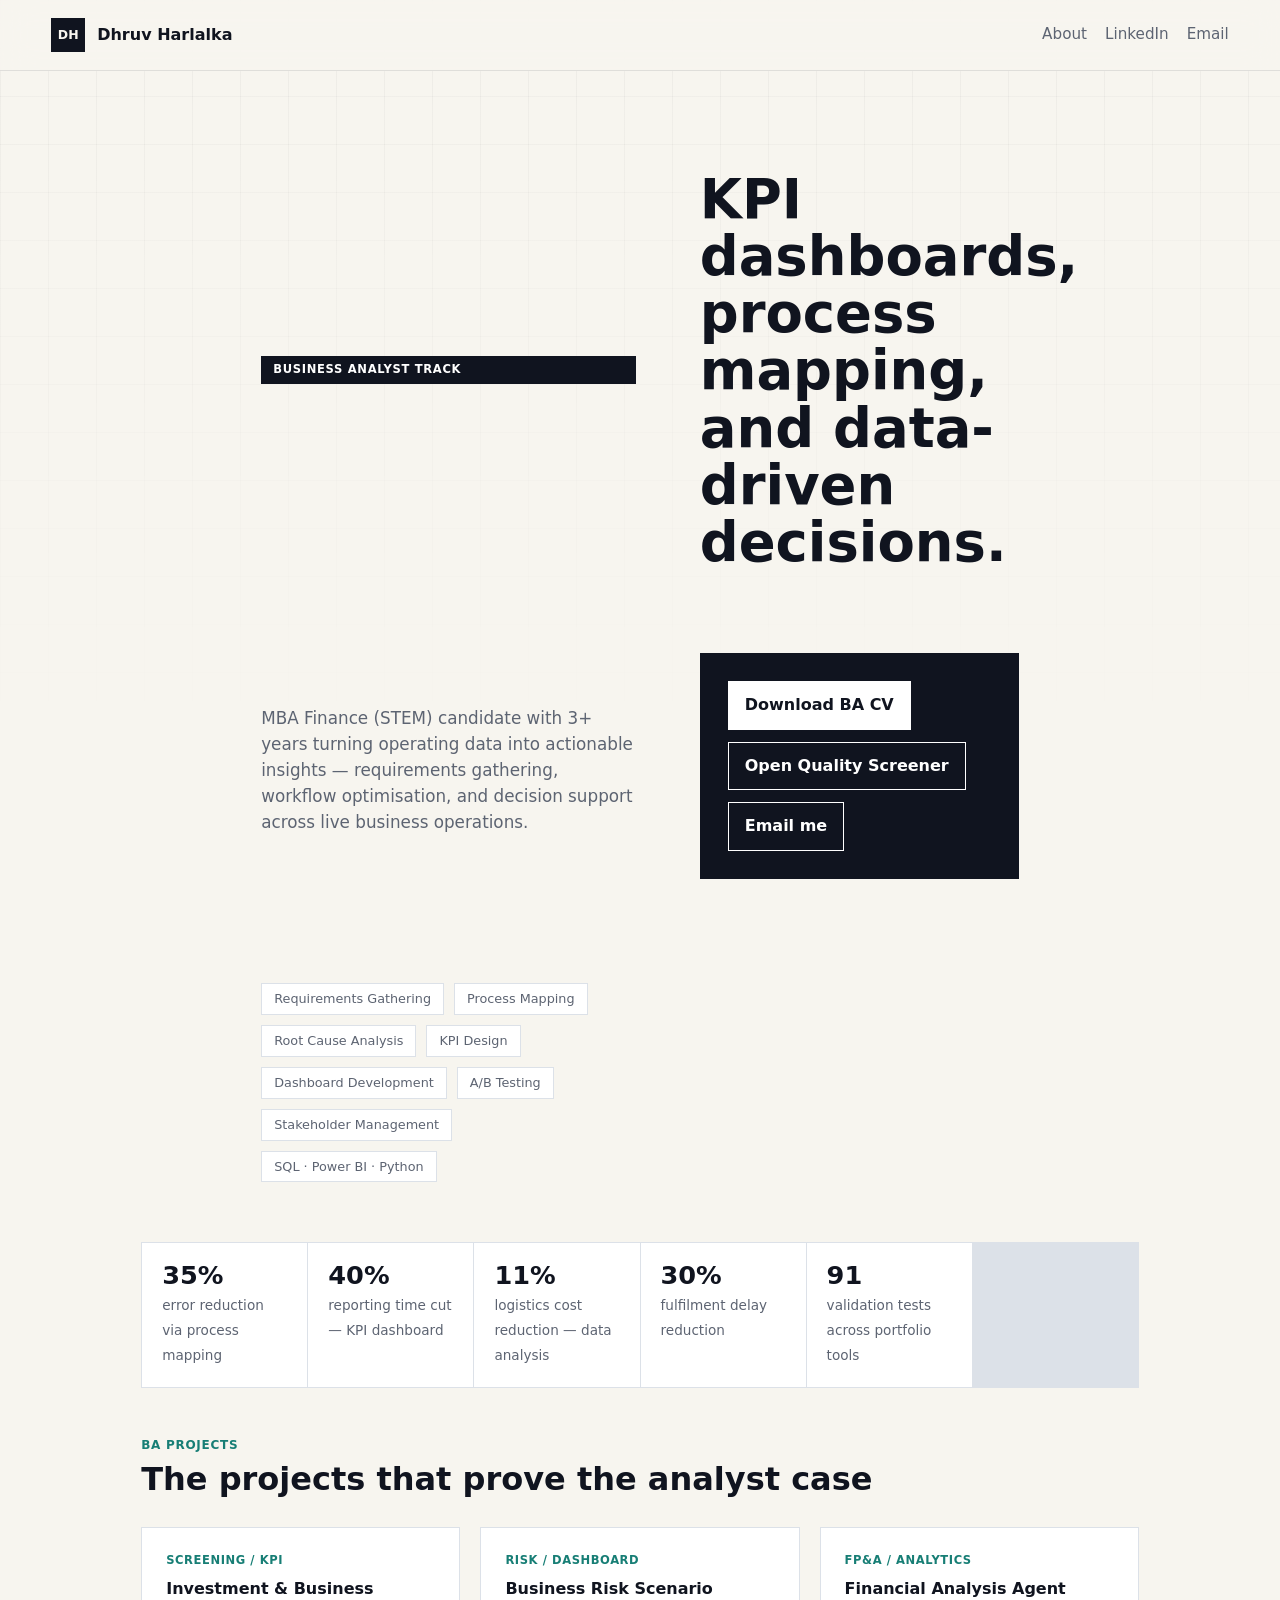
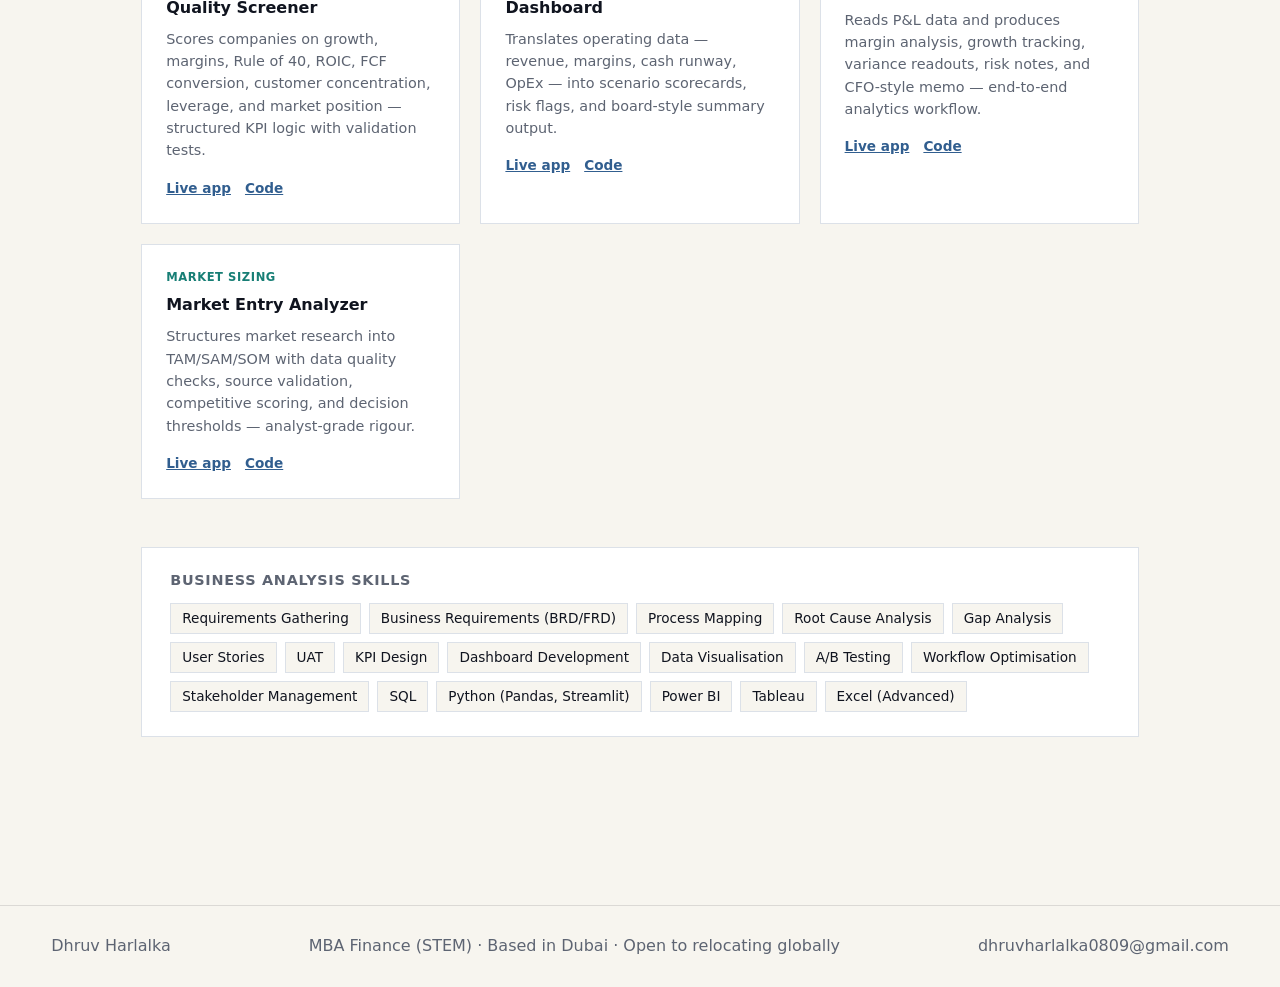
<file: ba.html>
<!doctype html>
<html lang="en">
  <head>
    <meta charset="utf-8" />
    <meta name="viewport" content="width=device-width, initial-scale=1" />
    <title>Business Analyst | Dhruv Harlalka</title>
    <meta name="description" content="Business analysis work by Dhruv Harlalka — KPI dashboards, process mapping, requirements gathering, data analysis, and workflow optimisation." />
    <link rel="stylesheet" href="styles.css" />
    <script src="script.js" defer></script>
    <style>
      .role-hero { max-width: 860px; margin: 0 auto; padding: clamp(48px,8vw,100px) clamp(20px,4vw,56px) clamp(32px,5vw,60px); }
      .role-badge { display: inline-block; padding: 5px 12px; background: var(--ink); color: var(--white); font-size: 0.72rem; font-weight: 700; text-transform: uppercase; letter-spacing: .06em; margin-bottom: 20px; }
      .role-hero h1 { font-size: clamp(2rem,5vw,3.4rem); line-height: 1.05; margin: 0 0 18px; }
      .role-hero .sub { font-size: 1.05rem; color: var(--muted); max-width: 600px; margin: 0 0 32px; }
      .role-cta { display: flex; flex-wrap: wrap; gap: 12px; margin-bottom: 40px; }
      .evidence-bar { display: flex; flex-wrap: wrap; gap: 10px; }
      .ev-tag { padding: 5px 12px; border: 1px solid var(--line); font-size: 0.8rem; color: var(--muted); background: var(--white); }
      .role-section { max-width: 1100px; margin: 0 auto; padding: 0 clamp(20px,4vw,56px) clamp(32px,5vw,80px); }
      .role-section-head { margin-bottom: 32px; }
      .role-section-head .eyebrow { font-size:.75rem; font-weight:700; text-transform:uppercase; letter-spacing:.06em; color:var(--teal); margin:0 0 8px; }
      .role-section-head h2 { font-size: clamp(1.4rem,3vw,2rem); margin: 0; }
      .focused-grid { display: grid; grid-template-columns: repeat(auto-fill, minmax(280px,1fr)); gap: 20px; margin-bottom: 48px; }
      .focused-card { background: var(--white); border: 1px solid var(--line); padding: 24px; }
      .focused-card .tag { font-size:.72rem; font-weight:700; text-transform:uppercase; letter-spacing:.05em; color:var(--teal); margin-bottom:10px; }
      .focused-card h3 { font-size: 1rem; margin: 0 0 10px; }
      .focused-card p { font-size: .9rem; color: var(--muted); margin: 0 0 16px; }
      .focused-card .links { display: flex; gap: 14px; font-size: .85rem; font-weight: 600; }
      .focused-card .links a { color: var(--blue); text-decoration: underline; }
      .proof-row { display: grid; grid-template-columns: repeat(auto-fill, minmax(160px,1fr)); gap: 1px; background: var(--line); border: 1px solid var(--line); margin-bottom: 48px; }
      .proof-row > div { background: var(--white); padding: 20px; }
      .proof-row strong { display: block; font-size: 1.6rem; line-height:1; margin-bottom:4px; }
      .proof-row span { font-size: .85rem; color: var(--muted); }
      .skills-block { background: var(--white); border: 1px solid var(--line); padding: 24px 28px; margin-bottom: 48px; }
      .skills-block h3 { font-size: .9rem; font-weight: 700; text-transform: uppercase; letter-spacing: .05em; color: var(--muted); margin: 0 0 14px; }
      .skills-block ul { display: flex; flex-wrap: wrap; gap: 8px; list-style: none; margin: 0; padding: 0; }
      .skills-block li { padding: 4px 11px; background: var(--paper); border: 1px solid var(--line); font-size: .85rem; }
      .back-strip { text-align: center; padding: 32px 0 64px; color: var(--muted); font-size: .9rem; }
      .back-strip a { color: var(--blue); font-weight: 600; text-decoration: underline; }
    </style>
  </head>
  <body>
    <header class="site-header">
      <a class="brand" href="ba.html" aria-label="Dhruv Harlalka business analyst portfolio">
        <span class="brand-mark">DH</span>
        <span>Dhruv Harlalka</span>
      </a>
      <nav class="nav-links" aria-label="Primary navigation">
        <a href="about.html">About</a>
        <a href="https://www.linkedin.com/in/dhruv-harlalka" target="_blank" rel="noreferrer">LinkedIn</a>
        <a href="mailto:dhruvharlalka0809@gmail.com">Email</a>
      </nav>
    </header>

    <main>
      <div class="role-hero reveal">
        <span class="role-badge">Business Analyst Track</span>
        <h1>KPI dashboards, process mapping, and data-driven decisions.</h1>
        <p class="sub">MBA Finance (STEM) candidate with 3+ years turning operating data into actionable insights — requirements gathering, workflow optimisation, and decision support across live business operations.</p>
        <div class="role-cta">
          <a class="button primary" href="assets/cv/Dhruv_Harlalka_CV_BusinessAnalysis_FINAL.pdf" target="_blank" rel="noreferrer">Download BA CV</a>
          <a class="button secondary" href="https://investment-quality-screener.streamlit.app/" target="_blank" rel="noreferrer">Open Quality Screener</a>
          <a class="button secondary" href="mailto:dhruvharlalka0809@gmail.com">Email me</a>
        </div>
        <div class="evidence-bar">
          <span class="ev-tag">Requirements Gathering</span>
          <span class="ev-tag">Process Mapping</span>
          <span class="ev-tag">Root Cause Analysis</span>
          <span class="ev-tag">KPI Design</span>
          <span class="ev-tag">Dashboard Development</span>
          <span class="ev-tag">A/B Testing</span>
          <span class="ev-tag">Stakeholder Management</span>
          <span class="ev-tag">SQL · Power BI · Python</span>
        </div>
      </div>

      <div class="role-section">

        <div class="proof-row reveal">
          <div><strong>35%</strong><span>error reduction via process mapping</span></div>
          <div><strong>40%</strong><span>reporting time cut — KPI dashboard</span></div>
          <div><strong>11%</strong><span>logistics cost reduction — data analysis</span></div>
          <div><strong>30%</strong><span>fulfilment delay reduction</span></div>
          <div><strong>91</strong><span>validation tests across portfolio tools</span></div>
        </div>

        <div class="role-section-head reveal">
          <p class="eyebrow">BA Projects</p>
          <h2>The projects that prove the analyst case</h2>
        </div>
        <div class="focused-grid reveal">
          <div class="focused-card">
            <p class="tag">Screening / KPI</p>
            <h3>Investment &amp; Business Quality Screener</h3>
            <p>Scores companies on growth, margins, Rule of 40, ROIC, FCF conversion, customer concentration, leverage, and market position — structured KPI logic with validation tests.</p>
            <div class="links">
              <a href="https://investment-quality-screener.streamlit.app/" target="_blank" rel="noreferrer">Live app</a>
              <a href="https://github.com/dhruvharlalka0809-arch/investment-business-quality-screener" target="_blank" rel="noreferrer">Code</a>
            </div>
          </div>
          <div class="focused-card">
            <p class="tag">Risk / Dashboard</p>
            <h3>Business Risk Scenario Dashboard</h3>
            <p>Translates operating data — revenue, margins, cash runway, OpEx — into scenario scorecards, risk flags, and board-style summary output.</p>
            <div class="links">
              <a href="https://business-risk-scenario-dashboard.streamlit.app/" target="_blank" rel="noreferrer">Live app</a>
              <a href="https://github.com/dhruvharlalka0809-arch/business-risk-scenario-dashboard" target="_blank" rel="noreferrer">Code</a>
            </div>
          </div>
          <div class="focused-card">
            <p class="tag">FP&amp;A / Analytics</p>
            <h3>Financial Analysis Agent</h3>
            <p>Reads P&amp;L data and produces margin analysis, growth tracking, variance readouts, risk notes, and CFO-style memo — end-to-end analytics workflow.</p>
            <div class="links">
              <a href="https://financial-analysisagent.streamlit.app/" target="_blank" rel="noreferrer">Live app</a>
              <a href="https://github.com/dhruvharlalka0809-arch/financial-analysis-agent" target="_blank" rel="noreferrer">Code</a>
            </div>
          </div>
          <div class="focused-card">
            <p class="tag">Market Sizing</p>
            <h3>Market Entry Analyzer</h3>
            <p>Structures market research into TAM/SAM/SOM with data quality checks, source validation, competitive scoring, and decision thresholds — analyst-grade rigour.</p>
            <div class="links">
              <a href="https://market-entry-analyzer.streamlit.app/" target="_blank" rel="noreferrer">Live app</a>
              <a href="https://github.com/dhruvharlalka0809-arch/market-entry-analyzer" target="_blank" rel="noreferrer">Code</a>
            </div>
          </div>
        </div>

        <div class="skills-block reveal">
          <h3>Business Analysis Skills</h3>
          <ul>
            <li>Requirements Gathering</li><li>Business Requirements (BRD/FRD)</li><li>Process Mapping</li>
            <li>Root Cause Analysis</li><li>Gap Analysis</li><li>User Stories</li><li>UAT</li>
            <li>KPI Design</li><li>Dashboard Development</li><li>Data Visualisation</li>
            <li>A/B Testing</li><li>Workflow Optimisation</li><li>Stakeholder Management</li>
            <li>SQL</li><li>Python (Pandas, Streamlit)</li><li>Power BI</li><li>Tableau</li><li>Excel (Advanced)</li>
          </ul>
        </div>

      </div>

    </main>

    <footer class="site-footer">
      <span>Dhruv Harlalka</span>
      <span>MBA Finance (STEM) · Based in Dubai · Open to relocating globally</span>
      <a href="mailto:dhruvharlalka0809@gmail.com">dhruvharlalka0809@gmail.com</a>
    </footer>
  </body>
</html>
</file>
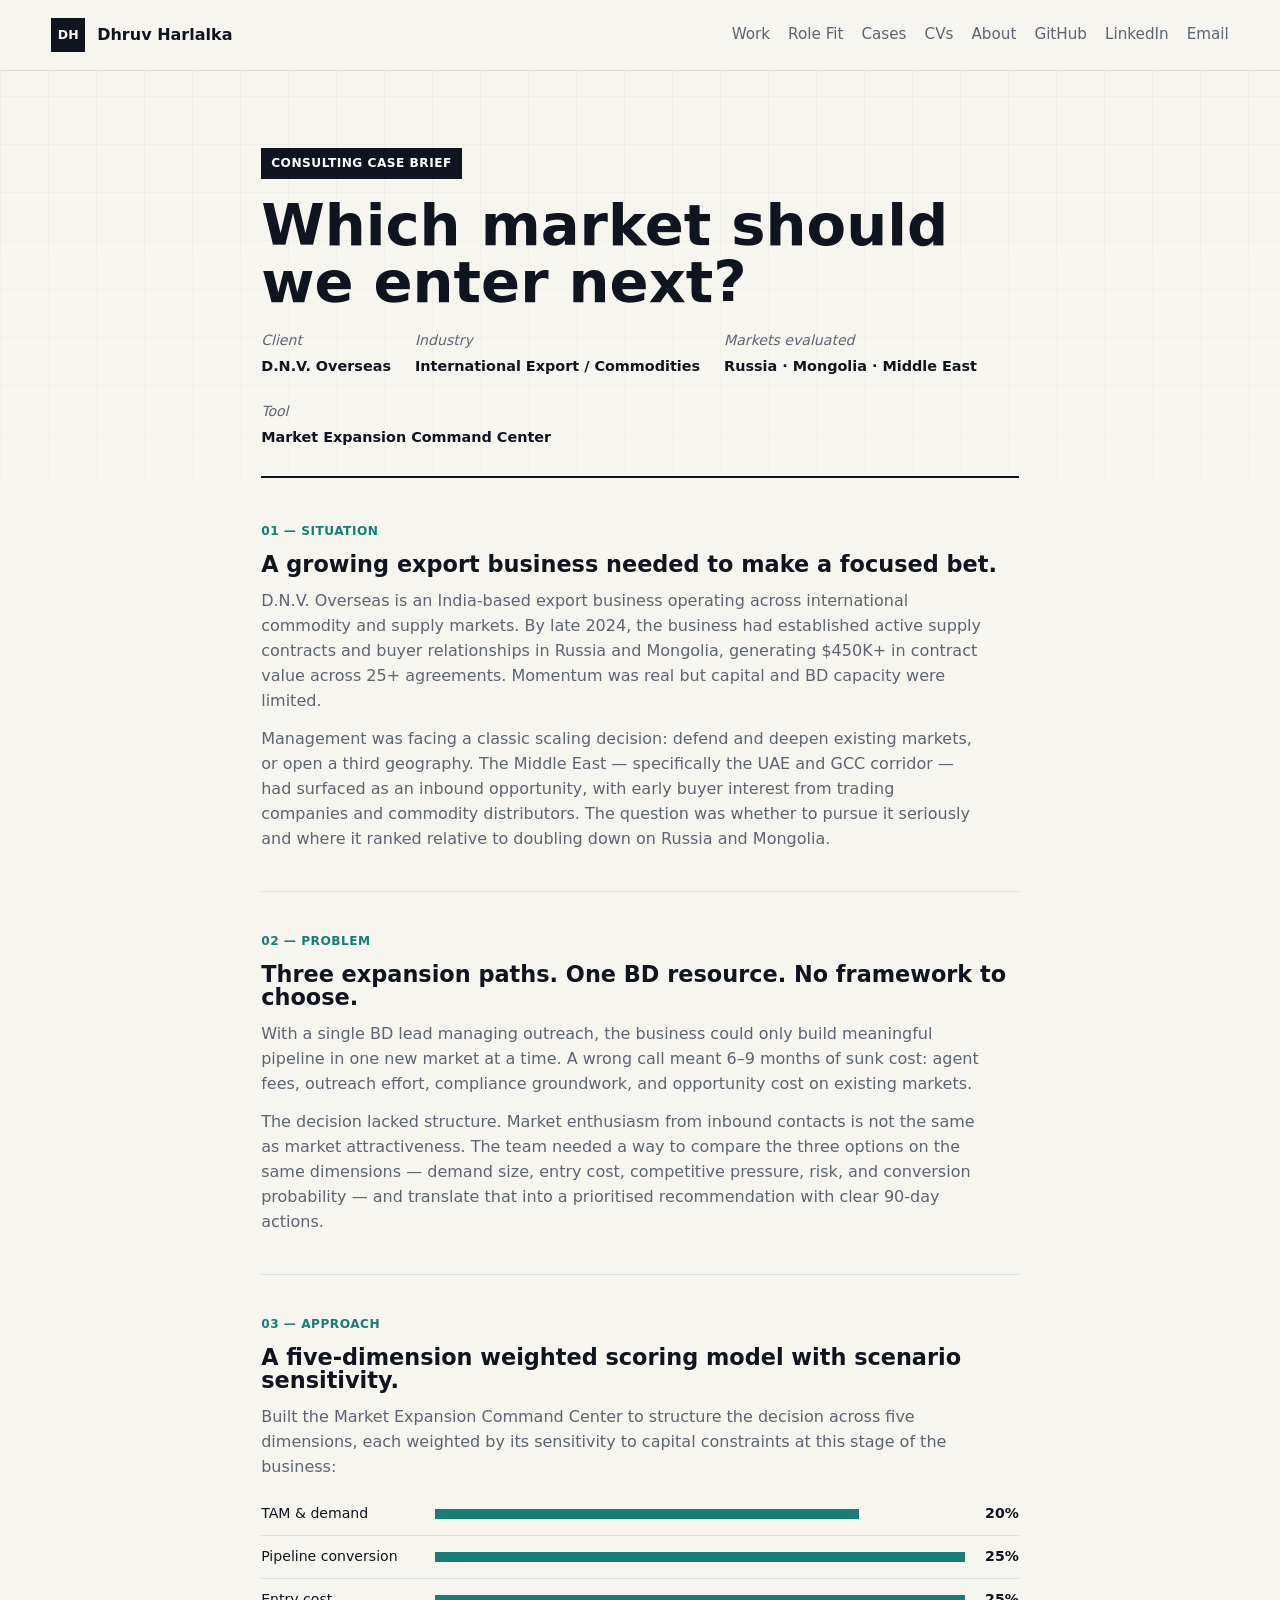
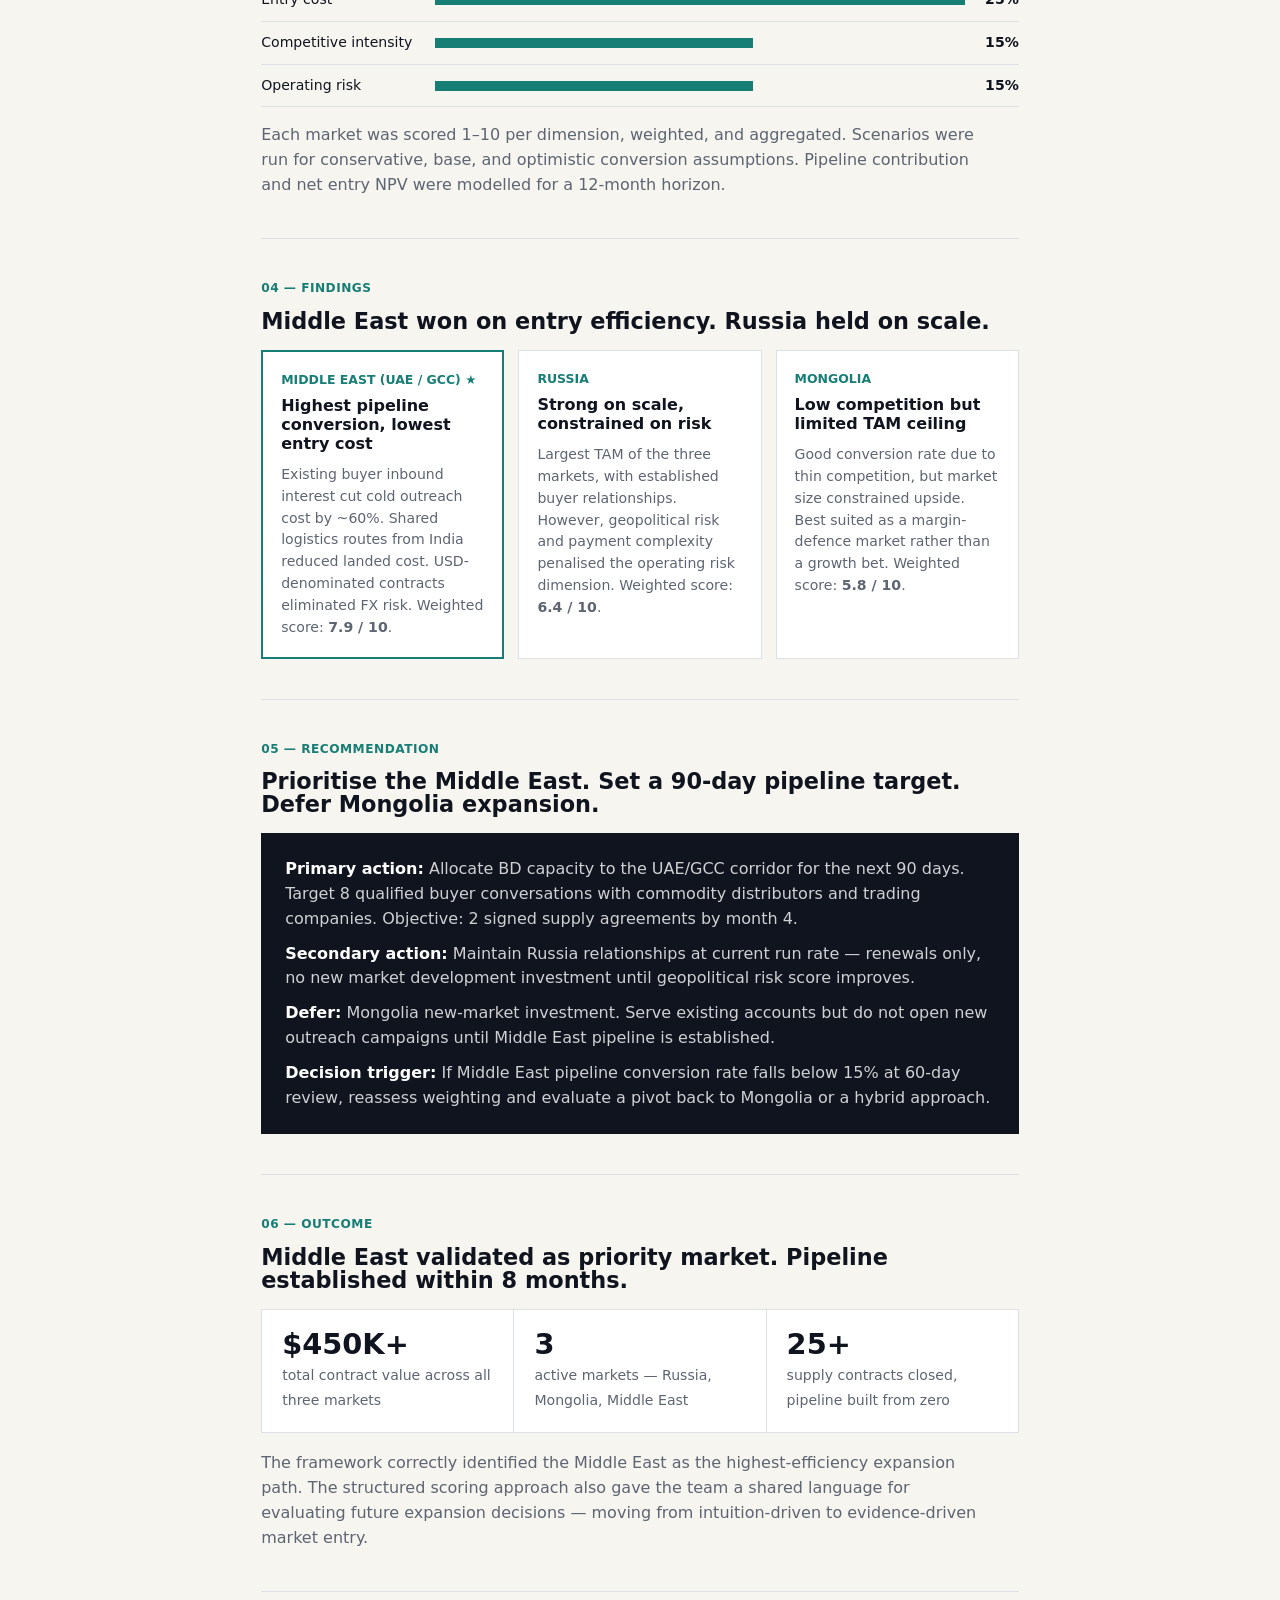
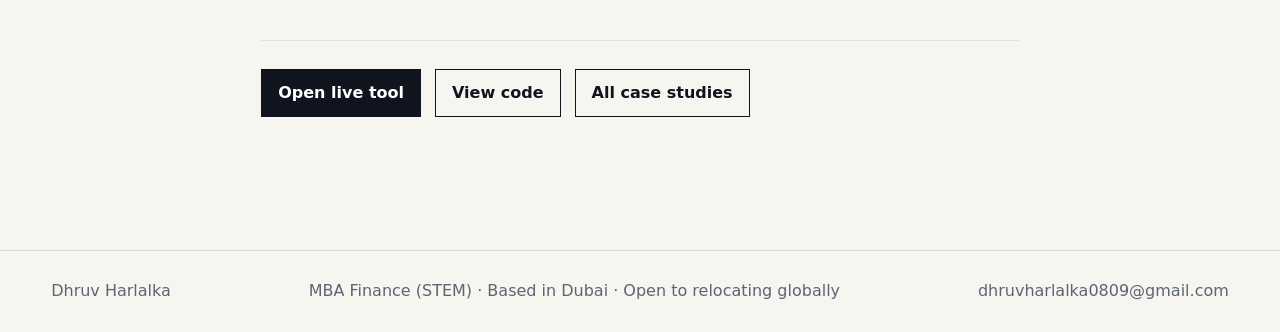
<file: case-market-expansion.html>
<!doctype html>
<html lang="en">
  <head>
    <meta charset="utf-8" />
    <meta name="viewport" content="width=device-width, initial-scale=1" />
    <title>Case Brief: Market Expansion | Dhruv Harlalka</title>
    <meta name="description" content="Consulting case brief: market prioritisation for D.N.V. Overseas across Russia, Mongolia, and the Middle East." />
    <link rel="stylesheet" href="styles.css" />
    <script src="script.js" defer></script>
    <style>
      .case-brief {
        max-width: 860px;
        margin: 0 auto;
        padding: clamp(36px, 6vw, 80px) clamp(20px, 4vw, 56px);
      }

      .brief-header {
        padding-bottom: 28px;
        border-bottom: 2px solid var(--ink);
        margin-bottom: 44px;
      }

      .brief-label {
        display: inline-block;
        margin-bottom: 18px;
        padding: 6px 10px;
        background: var(--ink);
        color: var(--white);
        font-size: 0.76rem;
        font-weight: 840;
        text-transform: uppercase;
        letter-spacing: 0.04em;
      }

      .brief-header h1 {
        font-size: clamp(2rem, 5vw, 3.6rem);
        line-height: 1;
        margin-bottom: 18px;
      }

      .brief-meta {
        display: flex;
        flex-wrap: wrap;
        gap: 24px;
        color: var(--muted);
        font-size: 0.88rem;
      }

      .brief-meta span {
        display: flex;
        flex-direction: column;
        gap: 3px;
      }

      .brief-meta strong {
        color: var(--ink);
        font-size: 0.9rem;
      }

      .brief-section {
        margin-bottom: 40px;
        padding-bottom: 40px;
        border-bottom: 1px solid var(--line);
      }

      .brief-section:last-child {
        border-bottom: none;
      }

      .brief-section-label {
        display: block;
        margin-bottom: 12px;
        color: var(--teal);
        font-size: 0.76rem;
        font-weight: 840;
        text-transform: uppercase;
        letter-spacing: 0.04em;
      }

      .brief-section h2 {
        font-size: 1.4rem;
        margin-bottom: 14px;
      }

      .brief-section p {
        color: var(--muted);
        max-width: 720px;
        margin-bottom: 14px;
      }

      .brief-section p:last-child {
        margin-bottom: 0;
      }

      .finding-grid {
        display: grid;
        grid-template-columns: repeat(3, minmax(0, 1fr));
        gap: 14px;
        margin-top: 18px;
      }

      .finding-card {
        padding: 18px;
        border: 1px solid var(--line);
        background: var(--white);
      }

      .finding-card .market {
        display: block;
        font-size: 0.78rem;
        font-weight: 840;
        text-transform: uppercase;
        color: var(--teal);
        margin-bottom: 8px;
      }

      .finding-card h3 {
        font-size: 1rem;
        margin-bottom: 10px;
      }

      .finding-card p {
        font-size: 0.88rem;
        margin-bottom: 0;
      }

      .finding-card.winner {
        border-color: var(--teal);
        border-width: 2px;
      }

      .finding-card.winner .market {
        color: var(--teal);
      }

      .score-row {
        display: grid;
        grid-template-columns: 160px 1fr 40px;
        align-items: center;
        gap: 14px;
        padding: 10px 0;
        border-bottom: 1px solid var(--line);
        font-size: 0.88rem;
      }

      .score-row:first-child {
        border-top: 1px solid var(--line);
      }

      .score-bar-wrap {
        background: var(--paper);
        height: 10px;
        position: relative;
      }

      .score-bar {
        position: absolute;
        left: 0;
        top: 0;
        height: 100%;
        background: var(--teal);
      }

      .score-bar.amber {
        background: var(--amber);
      }

      .score-bar.muted {
        background: var(--line);
      }

      .score-val {
        font-weight: 840;
        text-align: right;
      }

      .recommendation-box {
        padding: 24px;
        background: var(--ink);
        color: var(--white);
        margin-top: 18px;
      }

      .recommendation-box p {
        color: rgba(255, 255, 255, 0.8);
        margin-bottom: 10px;
        max-width: none;
      }

      .recommendation-box p:last-child {
        margin-bottom: 0;
      }

      .recommendation-box strong {
        color: var(--white);
      }

      .outcome-grid {
        display: grid;
        grid-template-columns: repeat(3, minmax(0, 1fr));
        gap: 1px;
        background: var(--line);
        border: 1px solid var(--line);
        margin-top: 18px;
      }

      .outcome-stat {
        padding: 20px;
        background: var(--white);
      }

      .outcome-stat strong {
        display: block;
        font-size: 1.8rem;
        line-height: 1;
        margin-bottom: 4px;
      }

      .outcome-stat span {
        color: var(--muted);
        font-size: 0.88rem;
      }

      .brief-nav {
        display: flex;
        gap: 14px;
        margin-top: 48px;
        padding-top: 28px;
        border-top: 1px solid var(--line);
      }

      @media (max-width: 680px) {
        .finding-grid,
        .outcome-grid {
          grid-template-columns: 1fr;
        }

        .score-row {
          grid-template-columns: 120px 1fr 36px;
        }
      }
    </style>
  </head>
  <body>
    <header class="site-header">
      <a class="brand" href="index.html" aria-label="Dhruv Harlalka home">
        <span class="brand-mark">DH</span>
        <span>Dhruv Harlalka</span>
      </a>
      <nav class="nav-links" aria-label="Primary navigation">
        <a href="index.html#work">Work</a>
        <a href="index.html#roles">Role Fit</a>
        <a href="index.html#cases">Cases</a>
        <a href="index.html#cvs">CVs</a>
        <a href="about.html">About</a>
        <a href="https://github.com/dhruvharlalka0809-arch" target="_blank" rel="noreferrer">GitHub</a>
        <a href="https://www.linkedin.com/in/dhruv-harlalka" target="_blank" rel="noreferrer">LinkedIn</a>
        <a href="mailto:dhruvharlalka0809@gmail.com">Email</a>
      </nav>
    </header>

    <main>
      <div class="case-brief">

        <div class="brief-header reveal">
          <span class="brief-label">Consulting Case Brief</span>
          <h1>Which market should we enter next?</h1>
          <div class="brief-meta">
            <span><em>Client</em><strong>D.N.V. Overseas</strong></span>
            <span><em>Industry</em><strong>International Export / Commodities</strong></span>
            <span><em>Markets evaluated</em><strong>Russia · Mongolia · Middle East</strong></span>
            <span><em>Tool</em><strong>Market Expansion Command Center</strong></span>
          </div>
        </div>

        <div class="brief-section reveal">
          <span class="brief-section-label">01 — Situation</span>
          <h2>A growing export business needed to make a focused bet.</h2>
          <p>
            D.N.V. Overseas is an India-based export business operating across international commodity
            and supply markets. By late 2024, the business had established active supply contracts and
            buyer relationships in Russia and Mongolia, generating $450K+ in contract value across 25+
            agreements. Momentum was real but capital and BD capacity were limited.
          </p>
          <p>
            Management was facing a classic scaling decision: defend and deepen existing markets, or
            open a third geography. The Middle East — specifically the UAE and GCC corridor — had
            surfaced as an inbound opportunity, with early buyer interest from trading companies and
            commodity distributors. The question was whether to pursue it seriously and where it
            ranked relative to doubling down on Russia and Mongolia.
          </p>
        </div>

        <div class="brief-section reveal">
          <span class="brief-section-label">02 — Problem</span>
          <h2>Three expansion paths. One BD resource. No framework to choose.</h2>
          <p>
            With a single BD lead managing outreach, the business could only build meaningful pipeline
            in one new market at a time. A wrong call meant 6–9 months of sunk cost: agent fees,
            outreach effort, compliance groundwork, and opportunity cost on existing markets.
          </p>
          <p>
            The decision lacked structure. Market enthusiasm from inbound contacts is not the same as
            market attractiveness. The team needed a way to compare the three options on the same
            dimensions — demand size, entry cost, competitive pressure, risk, and conversion probability
            — and translate that into a prioritised recommendation with clear 90-day actions.
          </p>
        </div>

        <div class="brief-section reveal">
          <span class="brief-section-label">03 — Approach</span>
          <h2>A five-dimension weighted scoring model with scenario sensitivity.</h2>
          <p>
            Built the Market Expansion Command Center to structure the decision across five dimensions,
            each weighted by its sensitivity to capital constraints at this stage of the business:
          </p>
          <div class="score-row">
            <span>TAM &amp; demand</span>
            <div class="score-bar-wrap"><div class="score-bar" style="width: 80%"></div></div>
            <span class="score-val">20%</span>
          </div>
          <div class="score-row">
            <span>Pipeline conversion</span>
            <div class="score-bar-wrap"><div class="score-bar" style="width: 100%"></div></div>
            <span class="score-val">25%</span>
          </div>
          <div class="score-row">
            <span>Entry cost</span>
            <div class="score-bar-wrap"><div class="score-bar" style="width: 100%"></div></div>
            <span class="score-val">25%</span>
          </div>
          <div class="score-row">
            <span>Competitive intensity</span>
            <div class="score-bar-wrap"><div class="score-bar" style="width: 60%"></div></div>
            <span class="score-val">15%</span>
          </div>
          <div class="score-row">
            <span>Operating risk</span>
            <div class="score-bar-wrap"><div class="score-bar" style="width: 60%"></div></div>
            <span class="score-val">15%</span>
          </div>
          <p style="margin-top: 16px;">
            Each market was scored 1–10 per dimension, weighted, and aggregated. Scenarios were run
            for conservative, base, and optimistic conversion assumptions. Pipeline contribution and
            net entry NPV were modelled for a 12-month horizon.
          </p>
        </div>

        <div class="brief-section reveal">
          <span class="brief-section-label">04 — Findings</span>
          <h2>Middle East won on entry efficiency. Russia held on scale.</h2>
          <div class="finding-grid">
            <div class="finding-card winner">
              <span class="market">Middle East (UAE / GCC) ★</span>
              <h3>Highest pipeline conversion, lowest entry cost</h3>
              <p>
                Existing buyer inbound interest cut cold outreach cost by ~60%. Shared logistics
                routes from India reduced landed cost. USD-denominated contracts eliminated FX risk.
                Weighted score: <strong>7.9 / 10</strong>.
              </p>
            </div>
            <div class="finding-card">
              <span class="market">Russia</span>
              <h3>Strong on scale, constrained on risk</h3>
              <p>
                Largest TAM of the three markets, with established buyer relationships. However,
                geopolitical risk and payment complexity penalised the operating risk dimension.
                Weighted score: <strong>6.4 / 10</strong>.
              </p>
            </div>
            <div class="finding-card">
              <span class="market">Mongolia</span>
              <h3>Low competition but limited TAM ceiling</h3>
              <p>
                Good conversion rate due to thin competition, but market size constrained upside.
                Best suited as a margin-defence market rather than a growth bet.
                Weighted score: <strong>5.8 / 10</strong>.
              </p>
            </div>
          </div>
        </div>

        <div class="brief-section reveal">
          <span class="brief-section-label">05 — Recommendation</span>
          <h2>Prioritise the Middle East. Set a 90-day pipeline target. Defer Mongolia expansion.</h2>
          <div class="recommendation-box">
            <p>
              <strong>Primary action:</strong> Allocate BD capacity to the UAE/GCC corridor for the
              next 90 days. Target 8 qualified buyer conversations with commodity distributors and
              trading companies. Objective: 2 signed supply agreements by month 4.
            </p>
            <p>
              <strong>Secondary action:</strong> Maintain Russia relationships at current run rate —
              renewals only, no new market development investment until geopolitical risk score improves.
            </p>
            <p>
              <strong>Defer:</strong> Mongolia new-market investment. Serve existing accounts but do
              not open new outreach campaigns until Middle East pipeline is established.
            </p>
            <p>
              <strong>Decision trigger:</strong> If Middle East pipeline conversion rate falls below
              15% at 60-day review, reassess weighting and evaluate a pivot back to Mongolia
              or a hybrid approach.
            </p>
          </div>
        </div>

        <div class="brief-section reveal">
          <span class="brief-section-label">06 — Outcome</span>
          <h2>Middle East validated as priority market. Pipeline established within 8 months.</h2>
          <div class="outcome-grid">
            <div class="outcome-stat">
              <strong>$450K+</strong>
              <span>total contract value across all three markets</span>
            </div>
            <div class="outcome-stat">
              <strong>3</strong>
              <span>active markets — Russia, Mongolia, Middle East</span>
            </div>
            <div class="outcome-stat">
              <strong>25+</strong>
              <span>supply contracts closed, pipeline built from zero</span>
            </div>
          </div>
          <p style="margin-top: 18px;">
            The framework correctly identified the Middle East as the highest-efficiency expansion
            path. The structured scoring approach also gave the team a shared language for evaluating
            future expansion decisions — moving from intuition-driven to evidence-driven market entry.
          </p>
        </div>

        <div class="brief-nav reveal">
          <a class="button primary" href="https://market-expansion-command-center.streamlit.app/" target="_blank" rel="noreferrer">Open live tool</a>
          <a class="button secondary" href="https://github.com/dhruvharlalka0809-arch/market-expansion-command-center" target="_blank" rel="noreferrer">View code</a>
          <a class="button secondary" href="index.html#cases">All case studies</a>
        </div>

      </div>
    </main>

    <footer class="site-footer">
      <span>Dhruv Harlalka</span>
      <span>MBA Finance (STEM) · Based in Dubai · Open to relocating globally</span>
      <a href="mailto:dhruvharlalka0809@gmail.com">dhruvharlalka0809@gmail.com</a>
    </footer>
  </body>
</html>
</file>
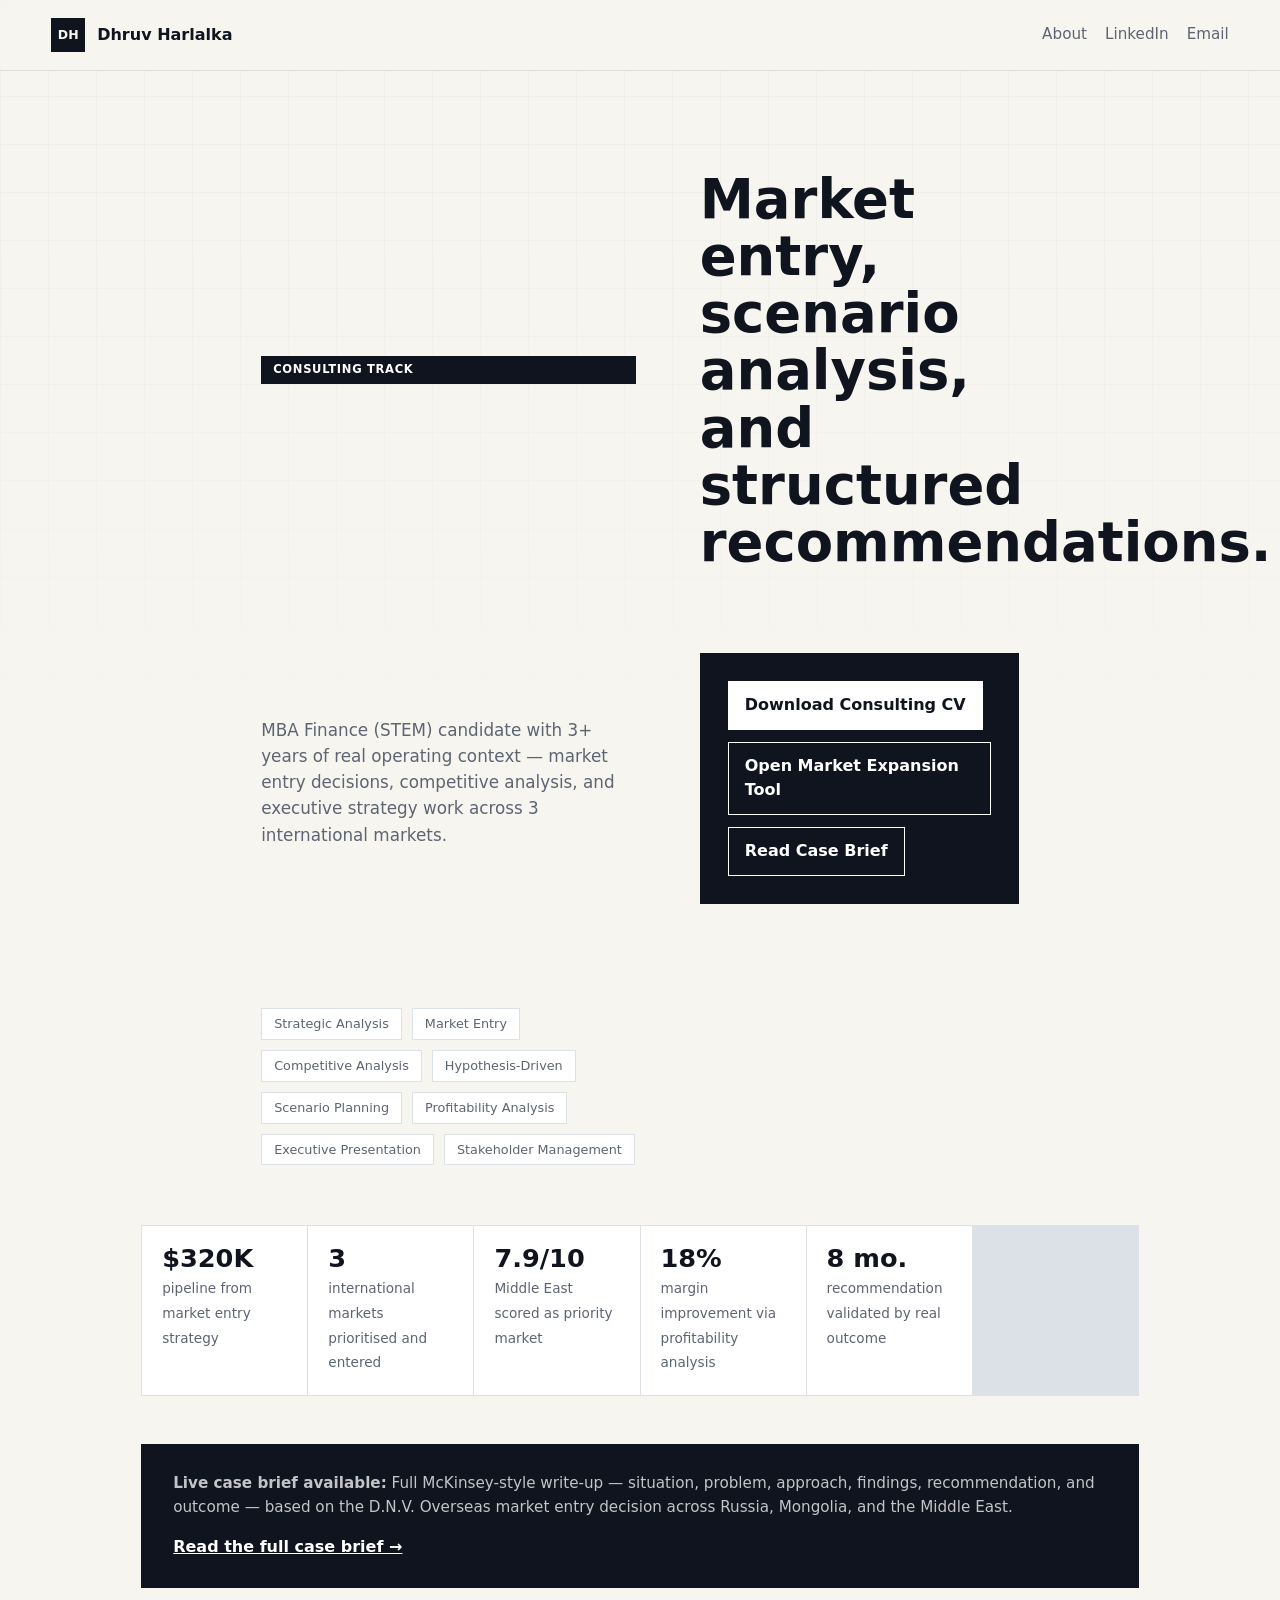
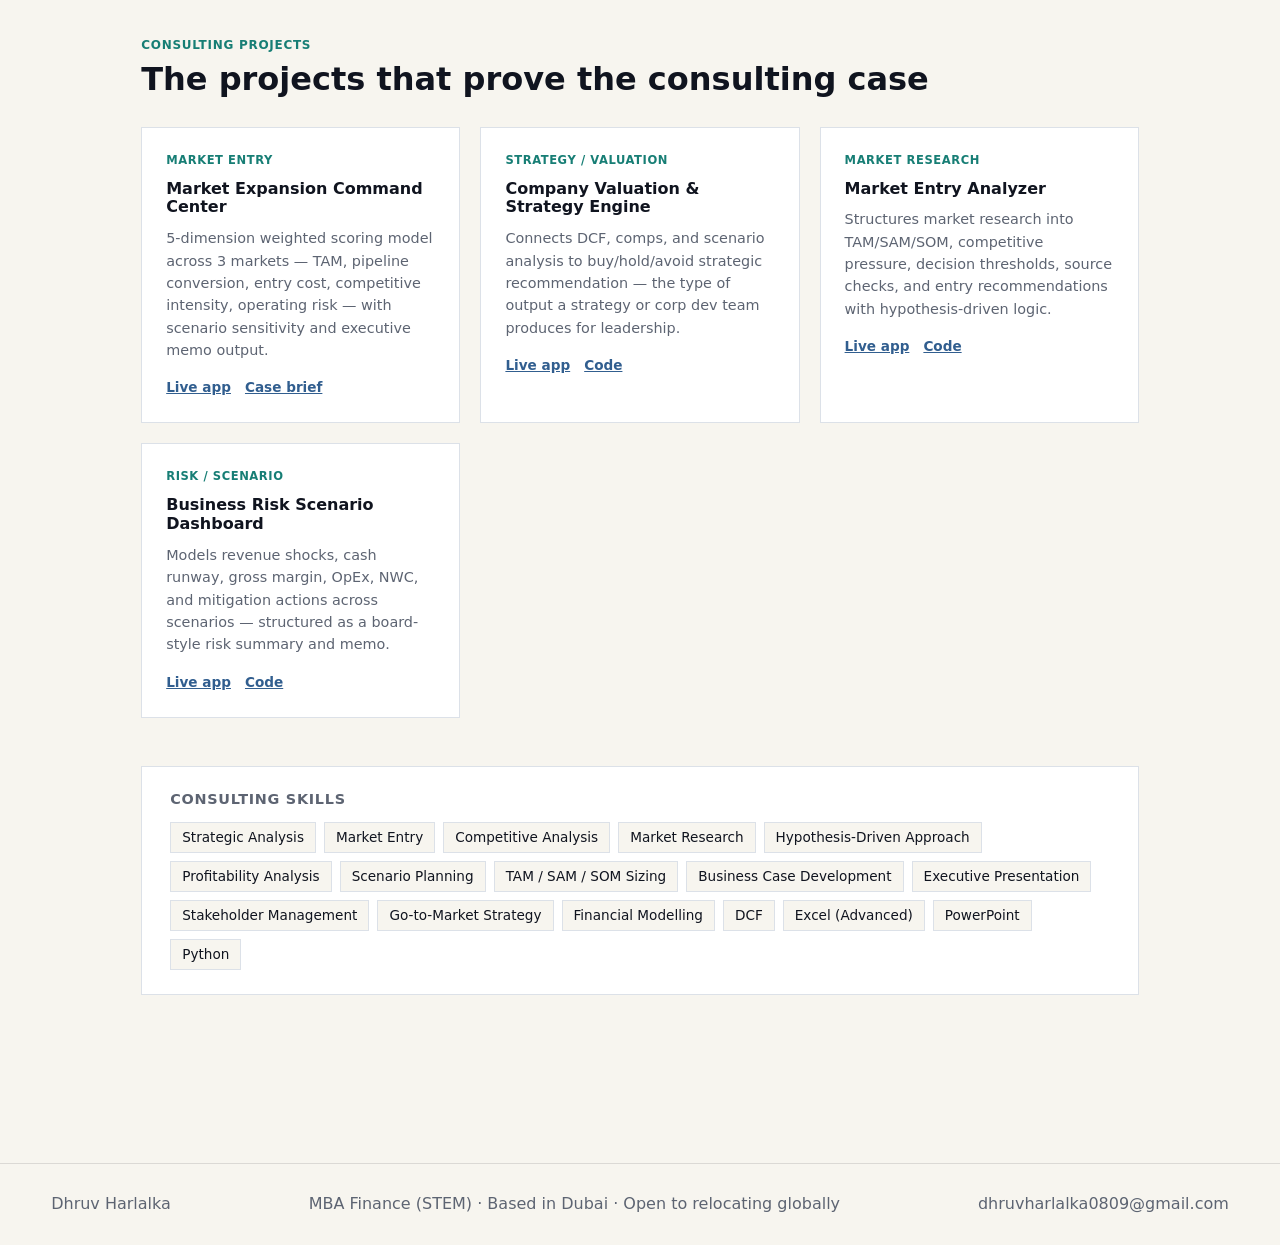
<file: consulting.html>
<!doctype html>
<html lang="en">
  <head>
    <meta charset="utf-8" />
    <meta name="viewport" content="width=device-width, initial-scale=1" />
    <title>Consulting & Strategy | Dhruv Harlalka</title>
    <meta name="description" content="Consulting and strategy work by Dhruv Harlalka — market entry, competitive analysis, scenario planning, and executive recommendations." />
    <link rel="stylesheet" href="styles.css" />
    <script src="script.js" defer></script>
    <style>
      .role-hero { max-width: 860px; margin: 0 auto; padding: clamp(48px,8vw,100px) clamp(20px,4vw,56px) clamp(32px,5vw,60px); }
      .role-badge { display: inline-block; padding: 5px 12px; background: var(--ink); color: var(--white); font-size: 0.72rem; font-weight: 700; text-transform: uppercase; letter-spacing: .06em; margin-bottom: 20px; }
      .role-hero h1 { font-size: clamp(2rem,5vw,3.4rem); line-height: 1.05; margin: 0 0 18px; }
      .role-hero .sub { font-size: 1.05rem; color: var(--muted); max-width: 600px; margin: 0 0 32px; }
      .role-cta { display: flex; flex-wrap: wrap; gap: 12px; margin-bottom: 40px; }
      .evidence-bar { display: flex; flex-wrap: wrap; gap: 10px; }
      .ev-tag { padding: 5px 12px; border: 1px solid var(--line); font-size: 0.8rem; color: var(--muted); background: var(--white); }
      .role-section { max-width: 1100px; margin: 0 auto; padding: 0 clamp(20px,4vw,56px) clamp(32px,5vw,80px); }
      .role-section-head { margin-bottom: 32px; }
      .role-section-head .eyebrow { font-size:.75rem; font-weight:700; text-transform:uppercase; letter-spacing:.06em; color:var(--teal); margin:0 0 8px; }
      .role-section-head h2 { font-size: clamp(1.4rem,3vw,2rem); margin: 0; }
      .focused-grid { display: grid; grid-template-columns: repeat(auto-fill, minmax(280px,1fr)); gap: 20px; margin-bottom: 48px; }
      .focused-card { background: var(--white); border: 1px solid var(--line); padding: 24px; }
      .focused-card .tag { font-size:.72rem; font-weight:700; text-transform:uppercase; letter-spacing:.05em; color:var(--teal); margin-bottom:10px; }
      .focused-card h3 { font-size: 1rem; margin: 0 0 10px; }
      .focused-card p { font-size: .9rem; color: var(--muted); margin: 0 0 16px; }
      .focused-card .links { display: flex; gap: 14px; font-size: .85rem; font-weight: 600; }
      .focused-card .links a { color: var(--blue); text-decoration: underline; }
      .proof-row { display: grid; grid-template-columns: repeat(auto-fill, minmax(160px,1fr)); gap: 1px; background: var(--line); border: 1px solid var(--line); margin-bottom: 48px; }
      .proof-row > div { background: var(--white); padding: 20px; }
      .proof-row strong { display: block; font-size: 1.6rem; line-height:1; margin-bottom:4px; }
      .proof-row span { font-size: .85rem; color: var(--muted); }
      .skills-block { background: var(--white); border: 1px solid var(--line); padding: 24px 28px; margin-bottom: 48px; }
      .skills-block h3 { font-size: .9rem; font-weight: 700; text-transform: uppercase; letter-spacing: .05em; color: var(--muted); margin: 0 0 14px; }
      .skills-block ul { display: flex; flex-wrap: wrap; gap: 8px; list-style: none; margin: 0; padding: 0; }
      .skills-block li { padding: 4px 11px; background: var(--paper); border: 1px solid var(--line); font-size: .85rem; }
      .case-block { background: var(--ink); color: var(--white); padding: 28px 32px; margin-bottom: 48px; }
      .case-block p { color: rgba(255,255,255,.75); margin: 0 0 16px; font-size: .95rem; }
      .case-block a { color: var(--white); font-weight: 600; text-decoration: underline; }
      .back-strip { text-align: center; padding: 32px 0 64px; color: var(--muted); font-size: .9rem; }
      .back-strip a { color: var(--blue); font-weight: 600; text-decoration: underline; }
    </style>
  </head>
  <body>
    <header class="site-header">
      <a class="brand" href="consulting.html" aria-label="Dhruv Harlalka consulting portfolio">
        <span class="brand-mark">DH</span>
        <span>Dhruv Harlalka</span>
      </a>
      <nav class="nav-links" aria-label="Primary navigation">
        <a href="about.html">About</a>
        <a href="https://www.linkedin.com/in/dhruv-harlalka" target="_blank" rel="noreferrer">LinkedIn</a>
        <a href="mailto:dhruvharlalka0809@gmail.com">Email</a>
      </nav>
    </header>

    <main>
      <div class="role-hero reveal">
        <span class="role-badge">Consulting Track</span>
        <h1>Market entry, scenario analysis, and structured recommendations.</h1>
        <p class="sub">MBA Finance (STEM) candidate with 3+ years of real operating context — market entry decisions, competitive analysis, and executive strategy work across 3 international markets.</p>
        <div class="role-cta">
          <a class="button primary" href="assets/cv/Dhruv_Harlalka_CV_Consultancy_FINAL.pdf" target="_blank" rel="noreferrer">Download Consulting CV</a>
          <a class="button secondary" href="https://market-expansion-command-center.streamlit.app/" target="_blank" rel="noreferrer">Open Market Expansion Tool</a>
          <a class="button secondary" href="case-market-expansion.html">Read Case Brief</a>
        </div>
        <div class="evidence-bar">
          <span class="ev-tag">Strategic Analysis</span>
          <span class="ev-tag">Market Entry</span>
          <span class="ev-tag">Competitive Analysis</span>
          <span class="ev-tag">Hypothesis-Driven</span>
          <span class="ev-tag">Scenario Planning</span>
          <span class="ev-tag">Profitability Analysis</span>
          <span class="ev-tag">Executive Presentation</span>
          <span class="ev-tag">Stakeholder Management</span>
        </div>
      </div>

      <div class="role-section">

        <div class="proof-row reveal">
          <div><strong>$320K</strong><span>pipeline from market entry strategy</span></div>
          <div><strong>3</strong><span>international markets prioritised and entered</span></div>
          <div><strong>7.9/10</strong><span>Middle East scored as priority market</span></div>
          <div><strong>18%</strong><span>margin improvement via profitability analysis</span></div>
          <div><strong>8 mo.</strong><span>recommendation validated by real outcome</span></div>
        </div>

        <div class="case-block reveal">
          <p><strong>Live case brief available:</strong> Full McKinsey-style write-up — situation, problem, approach, findings, recommendation, and outcome — based on the D.N.V. Overseas market entry decision across Russia, Mongolia, and the Middle East.</p>
          <a href="case-market-expansion.html">Read the full case brief →</a>
        </div>

        <div class="role-section-head reveal">
          <p class="eyebrow">Consulting Projects</p>
          <h2>The projects that prove the consulting case</h2>
        </div>
        <div class="focused-grid reveal">
          <div class="focused-card">
            <p class="tag">Market Entry</p>
            <h3>Market Expansion Command Center</h3>
            <p>5-dimension weighted scoring model across 3 markets — TAM, pipeline conversion, entry cost, competitive intensity, operating risk — with scenario sensitivity and executive memo output.</p>
            <div class="links">
              <a href="https://market-expansion-command-center.streamlit.app/" target="_blank" rel="noreferrer">Live app</a>
              <a href="case-market-expansion.html">Case brief</a>
            </div>
          </div>
          <div class="focused-card">
            <p class="tag">Strategy / Valuation</p>
            <h3>Company Valuation &amp; Strategy Engine</h3>
            <p>Connects DCF, comps, and scenario analysis to buy/hold/avoid strategic recommendation — the type of output a strategy or corp dev team produces for leadership.</p>
            <div class="links">
              <a href="https://strategy-valuation-engine.streamlit.app/" target="_blank" rel="noreferrer">Live app</a>
              <a href="https://github.com/dhruvharlalka0809-arch/company-valuation-strategy-engine" target="_blank" rel="noreferrer">Code</a>
            </div>
          </div>
          <div class="focused-card">
            <p class="tag">Market Research</p>
            <h3>Market Entry Analyzer</h3>
            <p>Structures market research into TAM/SAM/SOM, competitive pressure, decision thresholds, source checks, and entry recommendations with hypothesis-driven logic.</p>
            <div class="links">
              <a href="https://market-entry-analyzer.streamlit.app/" target="_blank" rel="noreferrer">Live app</a>
              <a href="https://github.com/dhruvharlalka0809-arch/market-entry-analyzer" target="_blank" rel="noreferrer">Code</a>
            </div>
          </div>
          <div class="focused-card">
            <p class="tag">Risk / Scenario</p>
            <h3>Business Risk Scenario Dashboard</h3>
            <p>Models revenue shocks, cash runway, gross margin, OpEx, NWC, and mitigation actions across scenarios — structured as a board-style risk summary and memo.</p>
            <div class="links">
              <a href="https://business-risk-scenario-dashboard.streamlit.app/" target="_blank" rel="noreferrer">Live app</a>
              <a href="https://github.com/dhruvharlalka0809-arch/business-risk-scenario-dashboard" target="_blank" rel="noreferrer">Code</a>
            </div>
          </div>
        </div>

        <div class="skills-block reveal">
          <h3>Consulting Skills</h3>
          <ul>
            <li>Strategic Analysis</li><li>Market Entry</li><li>Competitive Analysis</li>
            <li>Market Research</li><li>Hypothesis-Driven Approach</li><li>Profitability Analysis</li>
            <li>Scenario Planning</li><li>TAM / SAM / SOM Sizing</li><li>Business Case Development</li>
            <li>Executive Presentation</li><li>Stakeholder Management</li><li>Go-to-Market Strategy</li>
            <li>Financial Modelling</li><li>DCF</li><li>Excel (Advanced)</li><li>PowerPoint</li><li>Python</li>
          </ul>
        </div>

      </div>

    </main>

    <footer class="site-footer">
      <span>Dhruv Harlalka</span>
      <span>MBA Finance (STEM) · Based in Dubai · Open to relocating globally</span>
      <a href="mailto:dhruvharlalka0809@gmail.com">dhruvharlalka0809@gmail.com</a>
    </footer>
  </body>
</html>
</file>
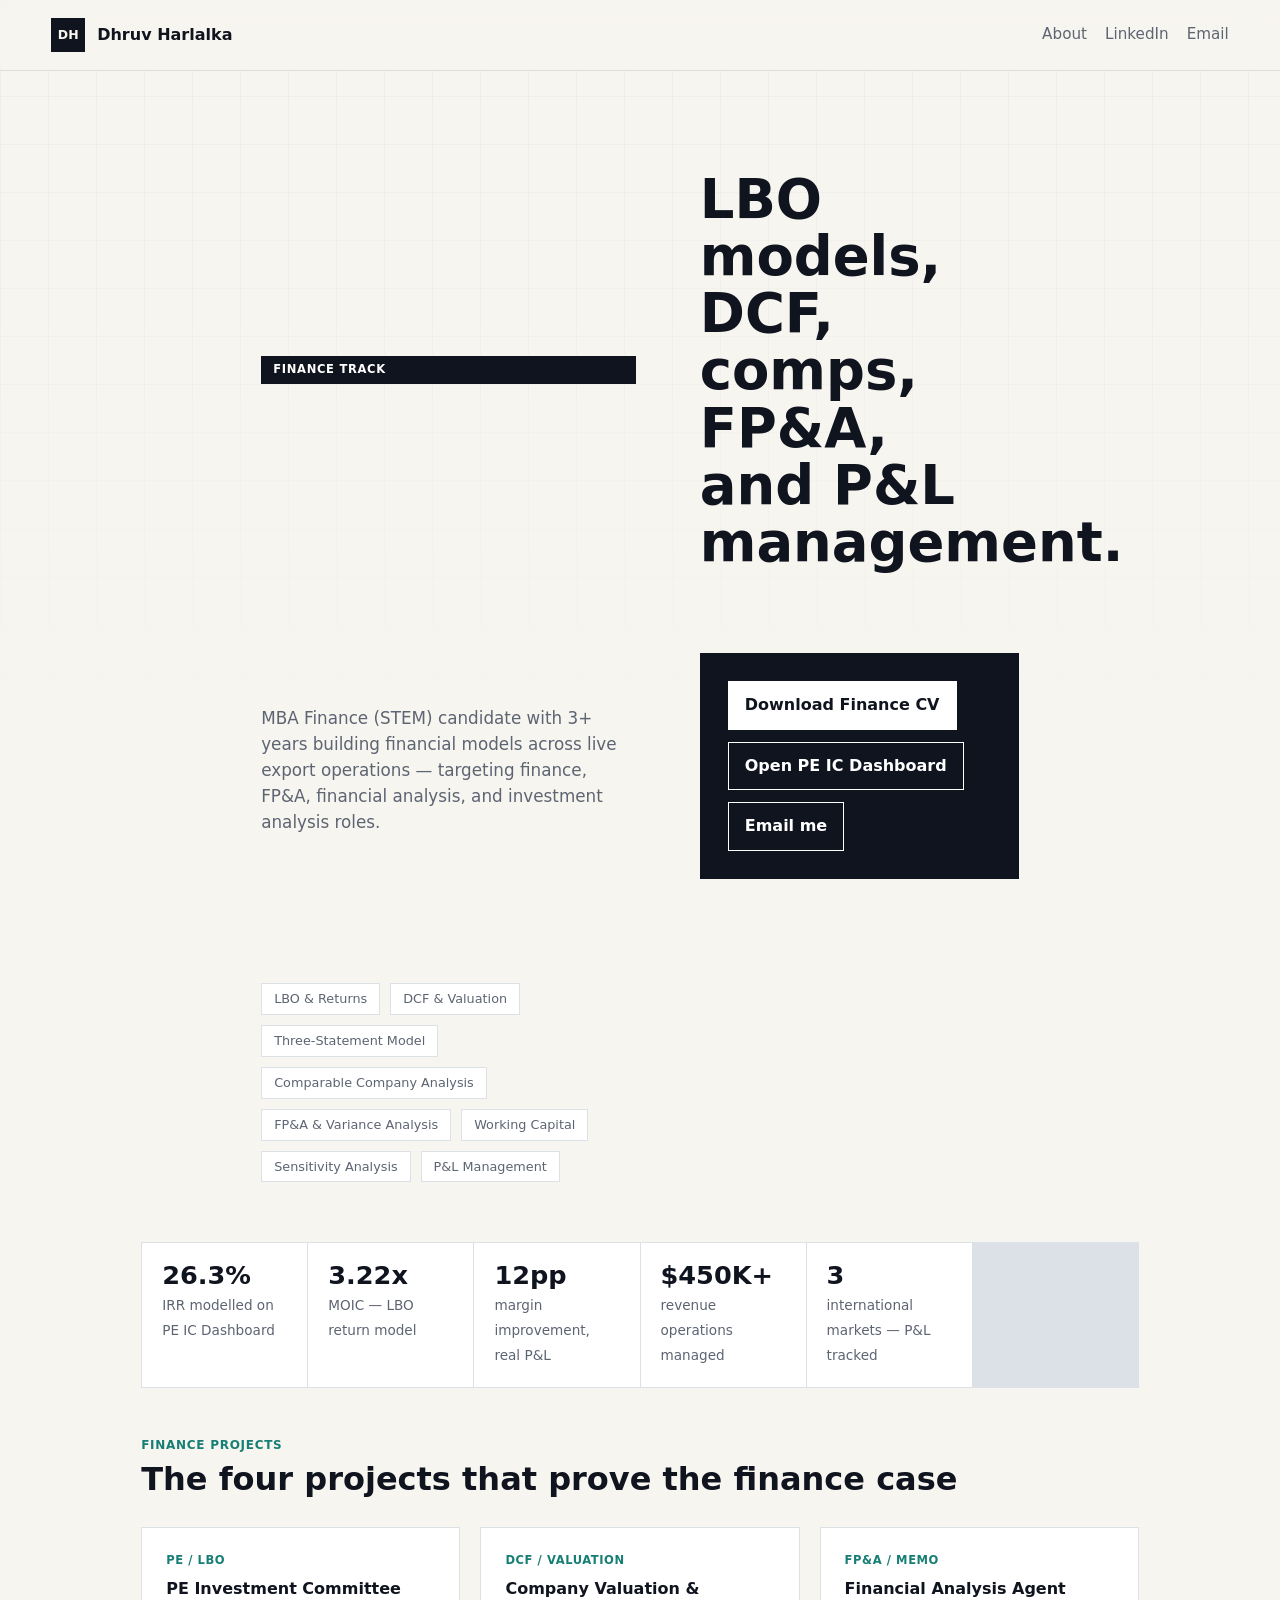
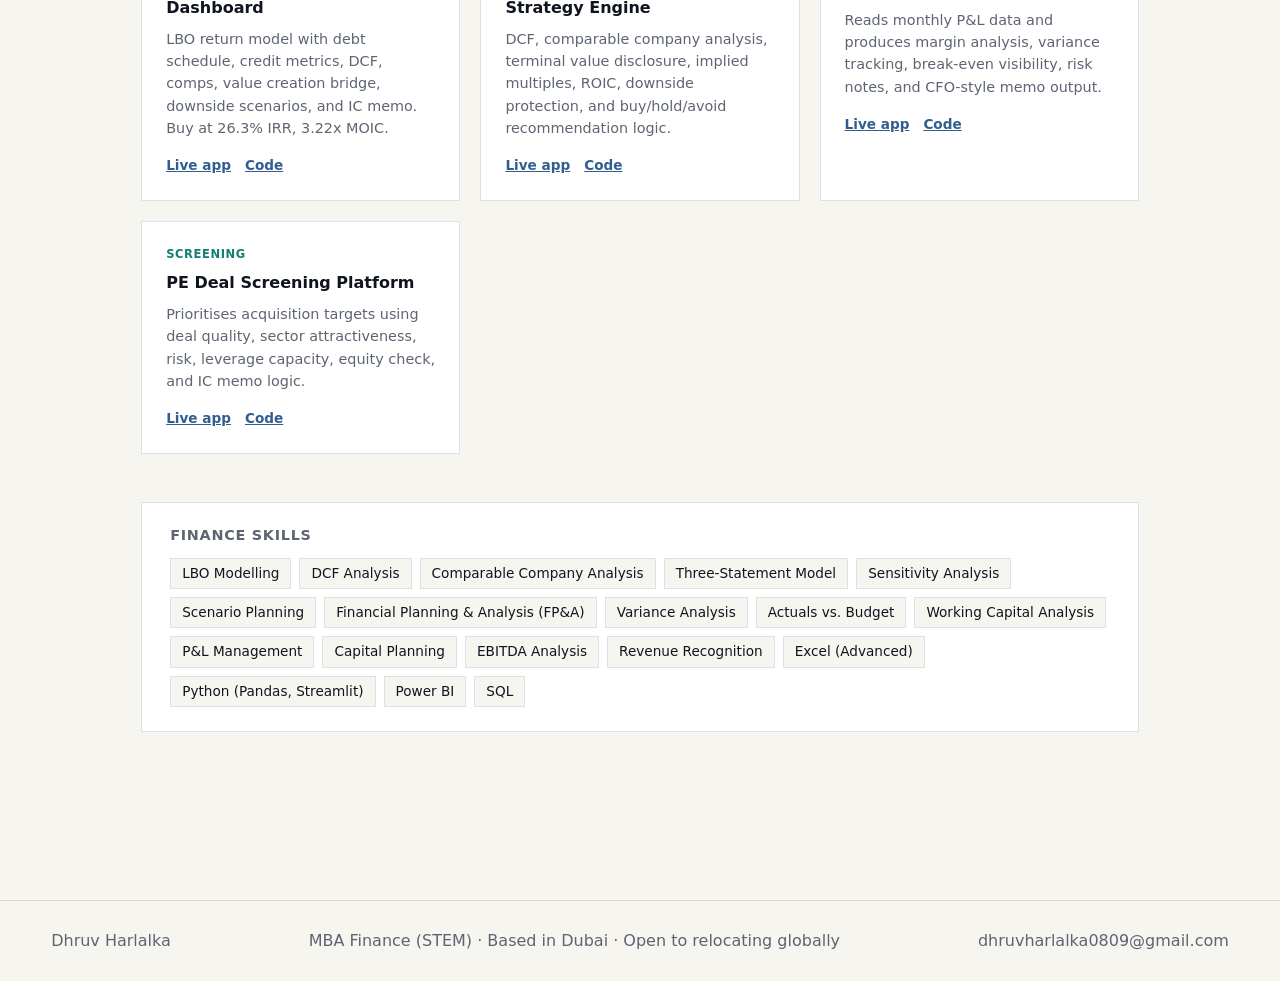
<file: finance.html>
<!doctype html>
<html lang="en">
  <head>
    <meta charset="utf-8" />
    <meta name="viewport" content="width=device-width, initial-scale=1" />
    <title>Finance & Investment Analysis | Dhruv Harlalka</title>
    <meta name="description" content="Finance, FP&A, and investment analysis work by Dhruv Harlalka — LBO, DCF, comps, three-statement modelling, and P&L management." />
    <link rel="stylesheet" href="styles.css" />
    <script src="script.js" defer></script>
    <style>
      .role-hero { max-width: 860px; margin: 0 auto; padding: clamp(48px,8vw,100px) clamp(20px,4vw,56px) clamp(32px,5vw,60px); }
      .role-badge { display: inline-block; padding: 5px 12px; background: var(--ink); color: var(--white); font-size: 0.72rem; font-weight: 700; text-transform: uppercase; letter-spacing: .06em; margin-bottom: 20px; }
      .role-hero h1 { font-size: clamp(2rem,5vw,3.4rem); line-height: 1.05; margin: 0 0 18px; }
      .role-hero .sub { font-size: 1.05rem; color: var(--muted); max-width: 600px; margin: 0 0 32px; }
      .role-cta { display: flex; flex-wrap: wrap; gap: 12px; margin-bottom: 40px; }
      .evidence-bar { display: flex; flex-wrap: wrap; gap: 10px; }
      .ev-tag { padding: 5px 12px; border: 1px solid var(--line); font-size: 0.8rem; color: var(--muted); background: var(--white); }
      .role-section { max-width: 1100px; margin: 0 auto; padding: 0 clamp(20px,4vw,56px) clamp(32px,5vw,80px); }
      .role-section-head { margin-bottom: 32px; }
      .role-section-head .eyebrow { font-size:.75rem; font-weight:700; text-transform:uppercase; letter-spacing:.06em; color:var(--teal); margin:0 0 8px; }
      .role-section-head h2 { font-size: clamp(1.4rem,3vw,2rem); margin: 0; }
      .focused-grid { display: grid; grid-template-columns: repeat(auto-fill, minmax(280px,1fr)); gap: 20px; margin-bottom: 48px; }
      .focused-card { background: var(--white); border: 1px solid var(--line); padding: 24px; }
      .focused-card .tag { font-size:.72rem; font-weight:700; text-transform:uppercase; letter-spacing:.05em; color:var(--teal); margin-bottom:10px; }
      .focused-card h3 { font-size: 1rem; margin: 0 0 10px; }
      .focused-card p { font-size: .9rem; color: var(--muted); margin: 0 0 16px; }
      .focused-card .links { display: flex; gap: 14px; font-size: .85rem; font-weight: 600; }
      .focused-card .links a { color: var(--blue); text-decoration: underline; }
      .proof-row { display: grid; grid-template-columns: repeat(auto-fill, minmax(160px,1fr)); gap: 1px; background: var(--line); border: 1px solid var(--line); margin-bottom: 48px; }
      .proof-row > div { background: var(--white); padding: 20px; }
      .proof-row strong { display: block; font-size: 1.6rem; line-height:1; margin-bottom:4px; }
      .proof-row span { font-size: .85rem; color: var(--muted); }
      .skills-block { background: var(--white); border: 1px solid var(--line); padding: 24px 28px; margin-bottom: 48px; }
      .skills-block h3 { font-size: .9rem; font-weight: 700; text-transform: uppercase; letter-spacing: .05em; color: var(--muted); margin: 0 0 14px; }
      .skills-block ul { display: flex; flex-wrap: wrap; gap: 8px; list-style: none; margin: 0; padding: 0; }
      .skills-block li { padding: 4px 11px; background: var(--paper); border: 1px solid var(--line); font-size: .85rem; }
      .back-strip { text-align: center; padding: 32px 0 64px; color: var(--muted); font-size: .9rem; }
      .back-strip a { color: var(--blue); font-weight: 600; text-decoration: underline; }
    </style>
  </head>
  <body>
    <header class="site-header">
      <a class="brand" href="finance.html" aria-label="Dhruv Harlalka finance portfolio">
        <span class="brand-mark">DH</span>
        <span>Dhruv Harlalka</span>
      </a>
      <nav class="nav-links" aria-label="Primary navigation">
        <a href="about.html">About</a>
        <a href="https://www.linkedin.com/in/dhruv-harlalka" target="_blank" rel="noreferrer">LinkedIn</a>
        <a href="mailto:dhruvharlalka0809@gmail.com">Email</a>
      </nav>
    </header>

    <main>
      <div class="role-hero reveal">
        <span class="role-badge">Finance Track</span>
        <h1>LBO models, DCF, comps, FP&amp;A, and P&amp;L management.</h1>
        <p class="sub">MBA Finance (STEM) candidate with 3+ years building financial models across live export operations — targeting finance, FP&amp;A, financial analysis, and investment analysis roles.</p>
        <div class="role-cta">
          <a class="button primary" href="assets/cv/Dhruv_Harlalka_CV_Finance_FINAL.pdf" target="_blank" rel="noreferrer">Download Finance CV</a>
          <a class="button secondary" href="https://lbo-ic-dashboard.streamlit.app/" target="_blank" rel="noreferrer">Open PE IC Dashboard</a>
          <a class="button secondary" href="mailto:dhruvharlalka0809@gmail.com">Email me</a>
        </div>
        <div class="evidence-bar">
          <span class="ev-tag">LBO &amp; Returns</span>
          <span class="ev-tag">DCF &amp; Valuation</span>
          <span class="ev-tag">Three-Statement Model</span>
          <span class="ev-tag">Comparable Company Analysis</span>
          <span class="ev-tag">FP&amp;A &amp; Variance Analysis</span>
          <span class="ev-tag">Working Capital</span>
          <span class="ev-tag">Sensitivity Analysis</span>
          <span class="ev-tag">P&amp;L Management</span>
        </div>
      </div>

      <div class="role-section">

        <div class="proof-row reveal">
          <div><strong>26.3%</strong><span>IRR modelled on PE IC Dashboard</span></div>
          <div><strong>3.22x</strong><span>MOIC — LBO return model</span></div>
          <div><strong>12pp</strong><span>margin improvement, real P&amp;L</span></div>
          <div><strong>$450K+</strong><span>revenue operations managed</span></div>
          <div><strong>3</strong><span>international markets — P&amp;L tracked</span></div>
        </div>

        <div class="role-section-head reveal">
          <p class="eyebrow">Finance Projects</p>
          <h2>The four projects that prove the finance case</h2>
        </div>
        <div class="focused-grid reveal">
          <div class="focused-card">
            <p class="tag">PE / LBO</p>
            <h3>PE Investment Committee Dashboard</h3>
            <p>LBO return model with debt schedule, credit metrics, DCF, comps, value creation bridge, downside scenarios, and IC memo. Buy at 26.3% IRR, 3.22x MOIC.</p>
            <div class="links">
              <a href="https://lbo-ic-dashboard.streamlit.app/" target="_blank" rel="noreferrer">Live app</a>
              <a href="https://github.com/dhruvharlalka0809-arch/private-equity-ic-dashboard" target="_blank" rel="noreferrer">Code</a>
            </div>
          </div>
          <div class="focused-card">
            <p class="tag">DCF / Valuation</p>
            <h3>Company Valuation &amp; Strategy Engine</h3>
            <p>DCF, comparable company analysis, terminal value disclosure, implied multiples, ROIC, downside protection, and buy/hold/avoid recommendation logic.</p>
            <div class="links">
              <a href="https://strategy-valuation-engine.streamlit.app/" target="_blank" rel="noreferrer">Live app</a>
              <a href="https://github.com/dhruvharlalka0809-arch/company-valuation-strategy-engine" target="_blank" rel="noreferrer">Code</a>
            </div>
          </div>
          <div class="focused-card">
            <p class="tag">FP&amp;A / Memo</p>
            <h3>Financial Analysis Agent</h3>
            <p>Reads monthly P&amp;L data and produces margin analysis, variance tracking, break-even visibility, risk notes, and CFO-style memo output.</p>
            <div class="links">
              <a href="https://financial-analysisagent.streamlit.app/" target="_blank" rel="noreferrer">Live app</a>
              <a href="https://github.com/dhruvharlalka0809-arch/financial-analysis-agent" target="_blank" rel="noreferrer">Code</a>
            </div>
          </div>
          <div class="focused-card">
            <p class="tag">Screening</p>
            <h3>PE Deal Screening Platform</h3>
            <p>Prioritises acquisition targets using deal quality, sector attractiveness, risk, leverage capacity, equity check, and IC memo logic.</p>
            <div class="links">
              <a href="https://pe-deal-screening-platform.streamlit.app/" target="_blank" rel="noreferrer">Live app</a>
              <a href="https://github.com/dhruvharlalka0809-arch/pe-deal-screening-platform" target="_blank" rel="noreferrer">Code</a>
            </div>
          </div>
        </div>

        <div class="skills-block reveal">
          <h3>Finance Skills</h3>
          <ul>
            <li>LBO Modelling</li><li>DCF Analysis</li><li>Comparable Company Analysis</li>
            <li>Three-Statement Model</li><li>Sensitivity Analysis</li><li>Scenario Planning</li>
            <li>Financial Planning &amp; Analysis (FP&amp;A)</li><li>Variance Analysis</li>
            <li>Actuals vs. Budget</li><li>Working Capital Analysis</li><li>P&amp;L Management</li>
            <li>Capital Planning</li><li>EBITDA Analysis</li><li>Revenue Recognition</li>
            <li>Excel (Advanced)</li><li>Python (Pandas, Streamlit)</li><li>Power BI</li><li>SQL</li>
          </ul>
        </div>

      </div>

    </main>

    <footer class="site-footer">
      <span>Dhruv Harlalka</span>
      <span>MBA Finance (STEM) · Based in Dubai · Open to relocating globally</span>
      <a href="mailto:dhruvharlalka0809@gmail.com">dhruvharlalka0809@gmail.com</a>
    </footer>
  </body>
</html>
</file>
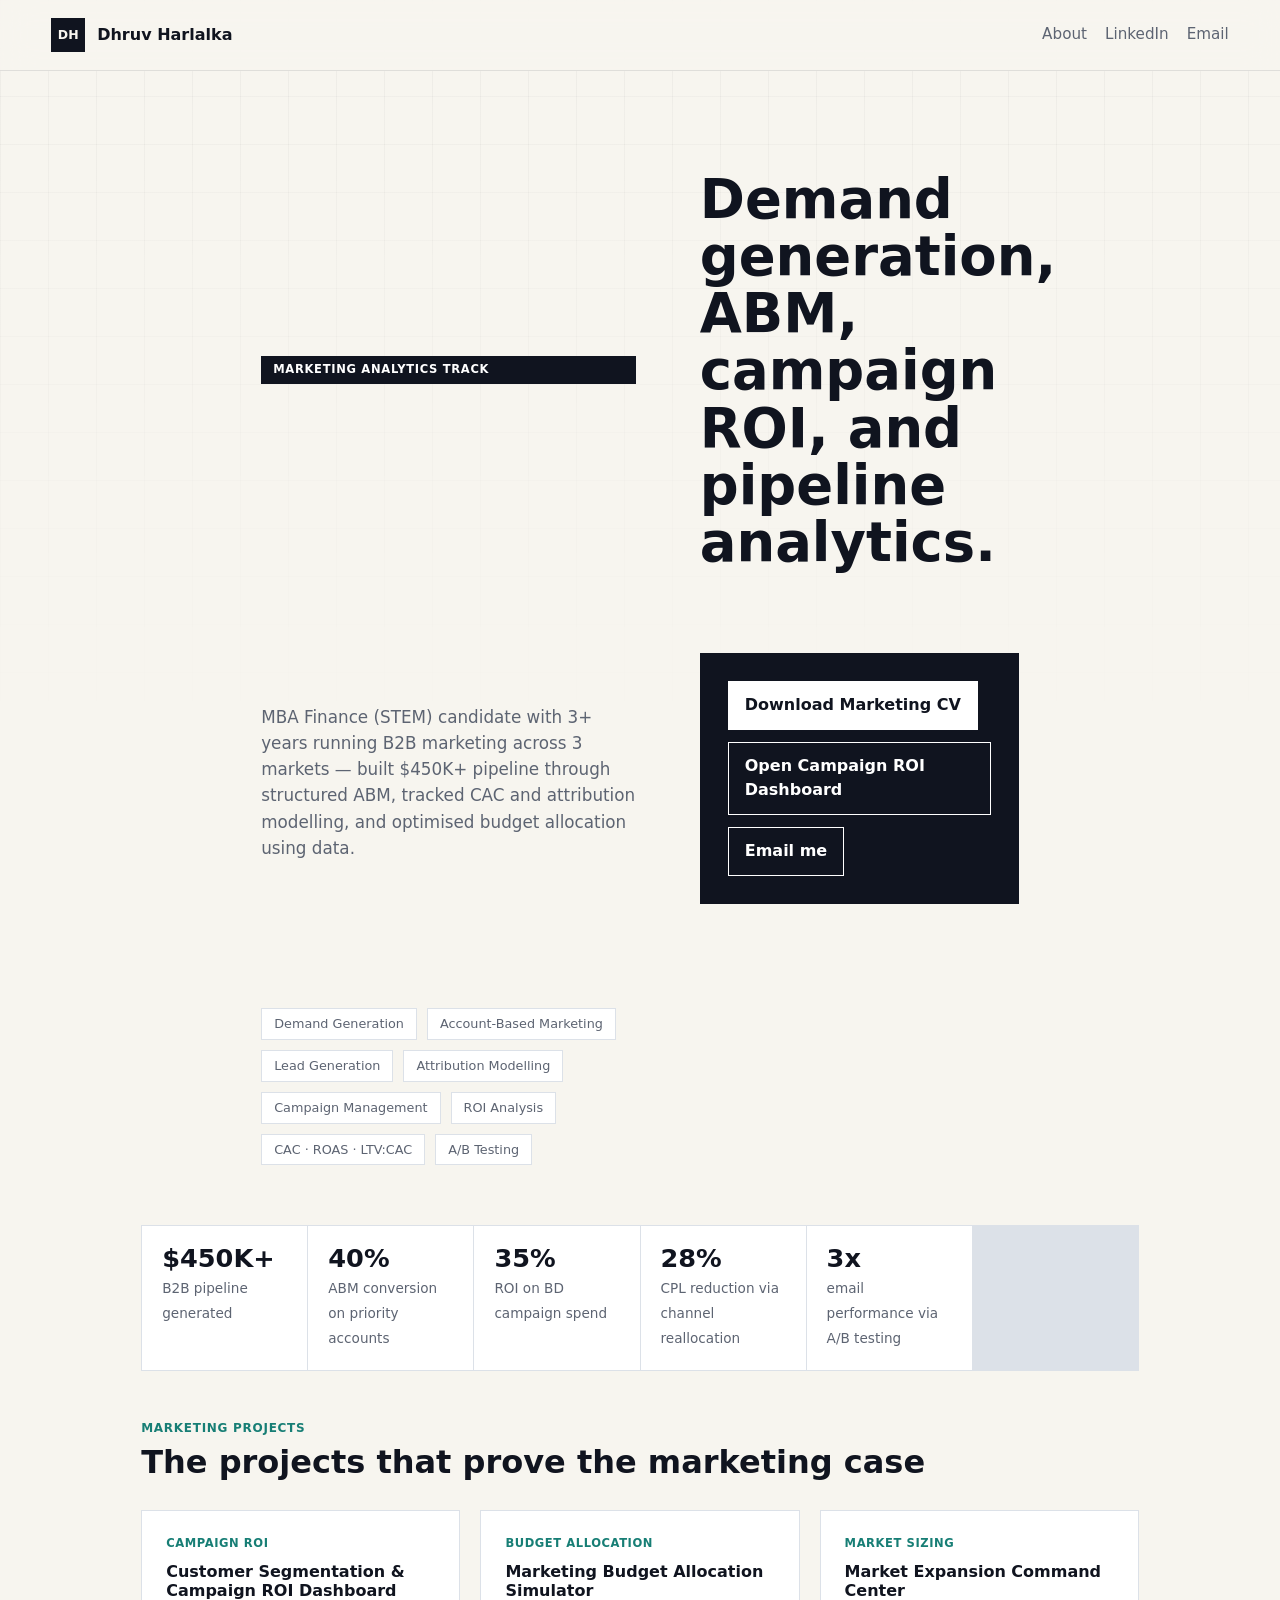
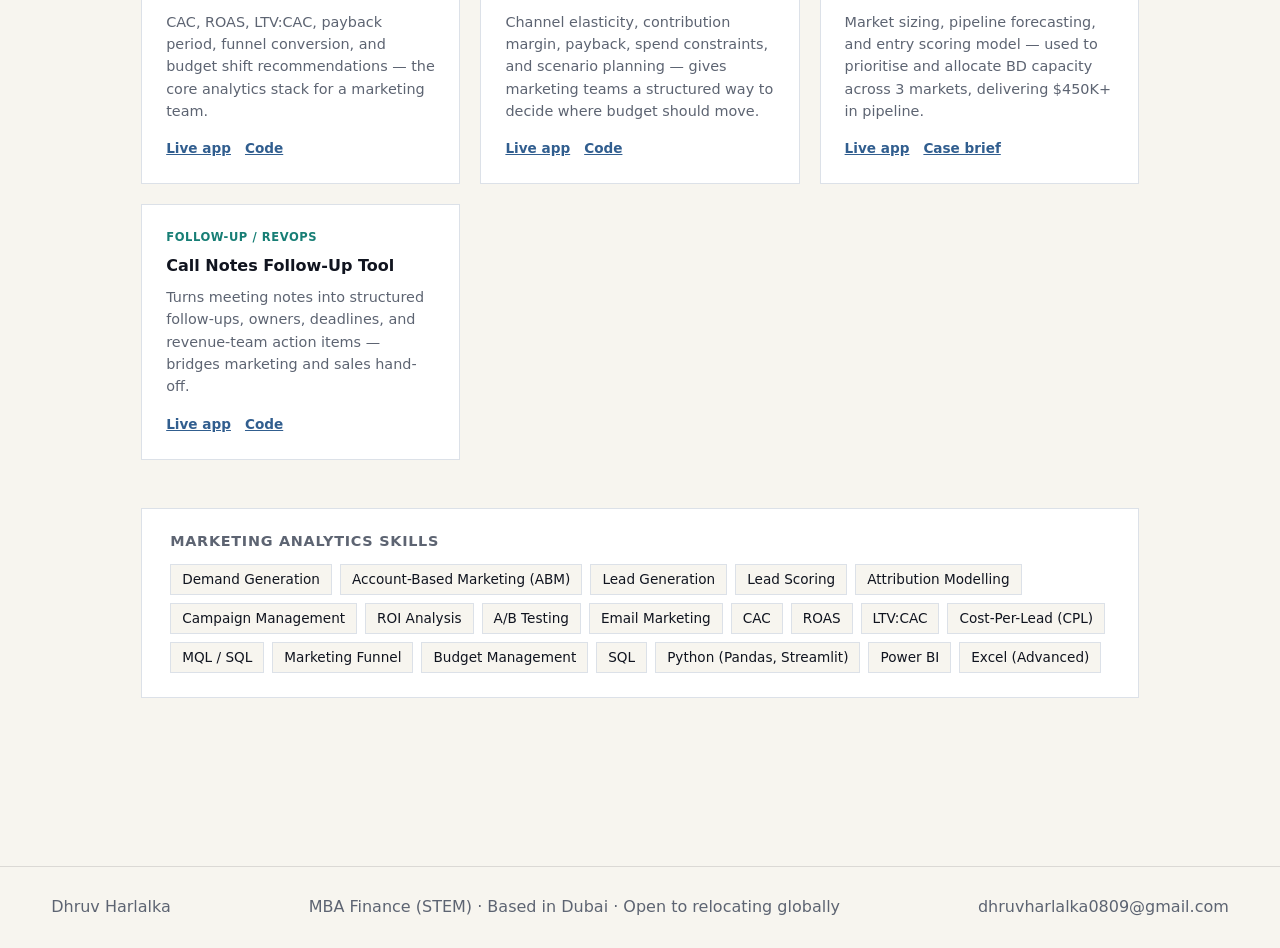
<file: marketing.html>
<!doctype html>
<html lang="en">
  <head>
    <meta charset="utf-8" />
    <meta name="viewport" content="width=device-width, initial-scale=1" />
    <title>Marketing Analytics | Dhruv Harlalka</title>
    <meta name="description" content="B2B marketing analytics work by Dhruv Harlalka — demand generation, ABM, campaign ROI, CAC, ROAS, pipeline analytics." />
    <link rel="stylesheet" href="styles.css" />
    <script src="script.js" defer></script>
    <style>
      .role-hero { max-width: 860px; margin: 0 auto; padding: clamp(48px,8vw,100px) clamp(20px,4vw,56px) clamp(32px,5vw,60px); }
      .role-badge { display: inline-block; padding: 5px 12px; background: var(--ink); color: var(--white); font-size: 0.72rem; font-weight: 700; text-transform: uppercase; letter-spacing: .06em; margin-bottom: 20px; }
      .role-hero h1 { font-size: clamp(2rem,5vw,3.4rem); line-height: 1.05; margin: 0 0 18px; }
      .role-hero .sub { font-size: 1.05rem; color: var(--muted); max-width: 600px; margin: 0 0 32px; }
      .role-cta { display: flex; flex-wrap: wrap; gap: 12px; margin-bottom: 40px; }
      .evidence-bar { display: flex; flex-wrap: wrap; gap: 10px; }
      .ev-tag { padding: 5px 12px; border: 1px solid var(--line); font-size: 0.8rem; color: var(--muted); background: var(--white); }
      .role-section { max-width: 1100px; margin: 0 auto; padding: 0 clamp(20px,4vw,56px) clamp(32px,5vw,80px); }
      .role-section-head { margin-bottom: 32px; }
      .role-section-head .eyebrow { font-size:.75rem; font-weight:700; text-transform:uppercase; letter-spacing:.06em; color:var(--teal); margin:0 0 8px; }
      .role-section-head h2 { font-size: clamp(1.4rem,3vw,2rem); margin: 0; }
      .focused-grid { display: grid; grid-template-columns: repeat(auto-fill, minmax(280px,1fr)); gap: 20px; margin-bottom: 48px; }
      .focused-card { background: var(--white); border: 1px solid var(--line); padding: 24px; }
      .focused-card .tag { font-size:.72rem; font-weight:700; text-transform:uppercase; letter-spacing:.05em; color:var(--teal); margin-bottom:10px; }
      .focused-card h3 { font-size: 1rem; margin: 0 0 10px; }
      .focused-card p { font-size: .9rem; color: var(--muted); margin: 0 0 16px; }
      .focused-card .links { display: flex; gap: 14px; font-size: .85rem; font-weight: 600; }
      .focused-card .links a { color: var(--blue); text-decoration: underline; }
      .proof-row { display: grid; grid-template-columns: repeat(auto-fill, minmax(160px,1fr)); gap: 1px; background: var(--line); border: 1px solid var(--line); margin-bottom: 48px; }
      .proof-row > div { background: var(--white); padding: 20px; }
      .proof-row strong { display: block; font-size: 1.6rem; line-height:1; margin-bottom:4px; }
      .proof-row span { font-size: .85rem; color: var(--muted); }
      .skills-block { background: var(--white); border: 1px solid var(--line); padding: 24px 28px; margin-bottom: 48px; }
      .skills-block h3 { font-size: .9rem; font-weight: 700; text-transform: uppercase; letter-spacing: .05em; color: var(--muted); margin: 0 0 14px; }
      .skills-block ul { display: flex; flex-wrap: wrap; gap: 8px; list-style: none; margin: 0; padding: 0; }
      .skills-block li { padding: 4px 11px; background: var(--paper); border: 1px solid var(--line); font-size: .85rem; }
      .back-strip { text-align: center; padding: 32px 0 64px; color: var(--muted); font-size: .9rem; }
      .back-strip a { color: var(--blue); font-weight: 600; text-decoration: underline; }
    </style>
  </head>
  <body>
    <header class="site-header">
      <a class="brand" href="marketing.html" aria-label="Dhruv Harlalka marketing analytics portfolio">
        <span class="brand-mark">DH</span>
        <span>Dhruv Harlalka</span>
      </a>
      <nav class="nav-links" aria-label="Primary navigation">
        <a href="about.html">About</a>
        <a href="https://www.linkedin.com/in/dhruv-harlalka" target="_blank" rel="noreferrer">LinkedIn</a>
        <a href="mailto:dhruvharlalka0809@gmail.com">Email</a>
      </nav>
    </header>

    <main>
      <div class="role-hero reveal">
        <span class="role-badge">Marketing Analytics Track</span>
        <h1>Demand generation, ABM, campaign ROI, and pipeline analytics.</h1>
        <p class="sub">MBA Finance (STEM) candidate with 3+ years running B2B marketing across 3 markets — built $450K+ pipeline through structured ABM, tracked CAC and attribution modelling, and optimised budget allocation using data.</p>
        <div class="role-cta">
          <a class="button primary" href="assets/cv/Dhruv_Harlalka_CV_Marketing_FINAL.pdf" target="_blank" rel="noreferrer">Download Marketing CV</a>
          <a class="button secondary" href="https://campaign-roi-dashboard.streamlit.app/" target="_blank" rel="noreferrer">Open Campaign ROI Dashboard</a>
          <a class="button secondary" href="mailto:dhruvharlalka0809@gmail.com">Email me</a>
        </div>
        <div class="evidence-bar">
          <span class="ev-tag">Demand Generation</span>
          <span class="ev-tag">Account-Based Marketing</span>
          <span class="ev-tag">Lead Generation</span>
          <span class="ev-tag">Attribution Modelling</span>
          <span class="ev-tag">Campaign Management</span>
          <span class="ev-tag">ROI Analysis</span>
          <span class="ev-tag">CAC · ROAS · LTV:CAC</span>
          <span class="ev-tag">A/B Testing</span>
        </div>
      </div>

      <div class="role-section">

        <div class="proof-row reveal">
          <div><strong>$450K+</strong><span>B2B pipeline generated</span></div>
          <div><strong>40%</strong><span>ABM conversion on priority accounts</span></div>
          <div><strong>35%</strong><span>ROI on BD campaign spend</span></div>
          <div><strong>28%</strong><span>CPL reduction via channel reallocation</span></div>
          <div><strong>3x</strong><span>email performance via A/B testing</span></div>
        </div>

        <div class="role-section-head reveal">
          <p class="eyebrow">Marketing Projects</p>
          <h2>The projects that prove the marketing case</h2>
        </div>
        <div class="focused-grid reveal">
          <div class="focused-card">
            <p class="tag">Campaign ROI</p>
            <h3>Customer Segmentation &amp; Campaign ROI Dashboard</h3>
            <p>CAC, ROAS, LTV:CAC, payback period, funnel conversion, and budget shift recommendations — the core analytics stack for a marketing team.</p>
            <div class="links">
              <a href="https://campaign-roi-dashboard.streamlit.app/" target="_blank" rel="noreferrer">Live app</a>
              <a href="https://github.com/dhruvharlalka0809-arch" target="_blank" rel="noreferrer">Code</a>
            </div>
          </div>
          <div class="focused-card">
            <p class="tag">Budget Allocation</p>
            <h3>Marketing Budget Allocation Simulator</h3>
            <p>Channel elasticity, contribution margin, payback, spend constraints, and scenario planning — gives marketing teams a structured way to decide where budget should move.</p>
            <div class="links">
              <a href="https://budget-allocation-simulator.streamlit.app/" target="_blank" rel="noreferrer">Live app</a>
              <a href="https://github.com/dhruvharlalka0809-arch" target="_blank" rel="noreferrer">Code</a>
            </div>
          </div>
          <div class="focused-card">
            <p class="tag">Market Sizing</p>
            <h3>Market Expansion Command Center</h3>
            <p>Market sizing, pipeline forecasting, and entry scoring model — used to prioritise and allocate BD capacity across 3 markets, delivering $450K+ in pipeline.</p>
            <div class="links">
              <a href="https://market-expansion-command-center.streamlit.app/" target="_blank" rel="noreferrer">Live app</a>
              <a href="case-market-expansion.html">Case brief</a>
            </div>
          </div>
          <div class="focused-card">
            <p class="tag">Follow-Up / RevOps</p>
            <h3>Call Notes Follow-Up Tool</h3>
            <p>Turns meeting notes into structured follow-ups, owners, deadlines, and revenue-team action items — bridges marketing and sales hand-off.</p>
            <div class="links">
              <a href="https://call-notes-followup-tool.streamlit.app/" target="_blank" rel="noreferrer">Live app</a>
              <a href="https://github.com/dhruvharlalka0809-arch" target="_blank" rel="noreferrer">Code</a>
            </div>
          </div>
        </div>

        <div class="skills-block reveal">
          <h3>Marketing Analytics Skills</h3>
          <ul>
            <li>Demand Generation</li><li>Account-Based Marketing (ABM)</li><li>Lead Generation</li>
            <li>Lead Scoring</li><li>Attribution Modelling</li><li>Campaign Management</li>
            <li>ROI Analysis</li><li>A/B Testing</li><li>Email Marketing</li>
            <li>CAC</li><li>ROAS</li><li>LTV:CAC</li><li>Cost-Per-Lead (CPL)</li>
            <li>MQL / SQL</li><li>Marketing Funnel</li><li>Budget Management</li>
            <li>SQL</li><li>Python (Pandas, Streamlit)</li><li>Power BI</li><li>Excel (Advanced)</li>
          </ul>
        </div>

      </div>

    </main>

    <footer class="site-footer">
      <span>Dhruv Harlalka</span>
      <span>MBA Finance (STEM) · Based in Dubai · Open to relocating globally</span>
      <a href="mailto:dhruvharlalka0809@gmail.com">dhruvharlalka0809@gmail.com</a>
    </footer>
  </body>
</html>
</file>
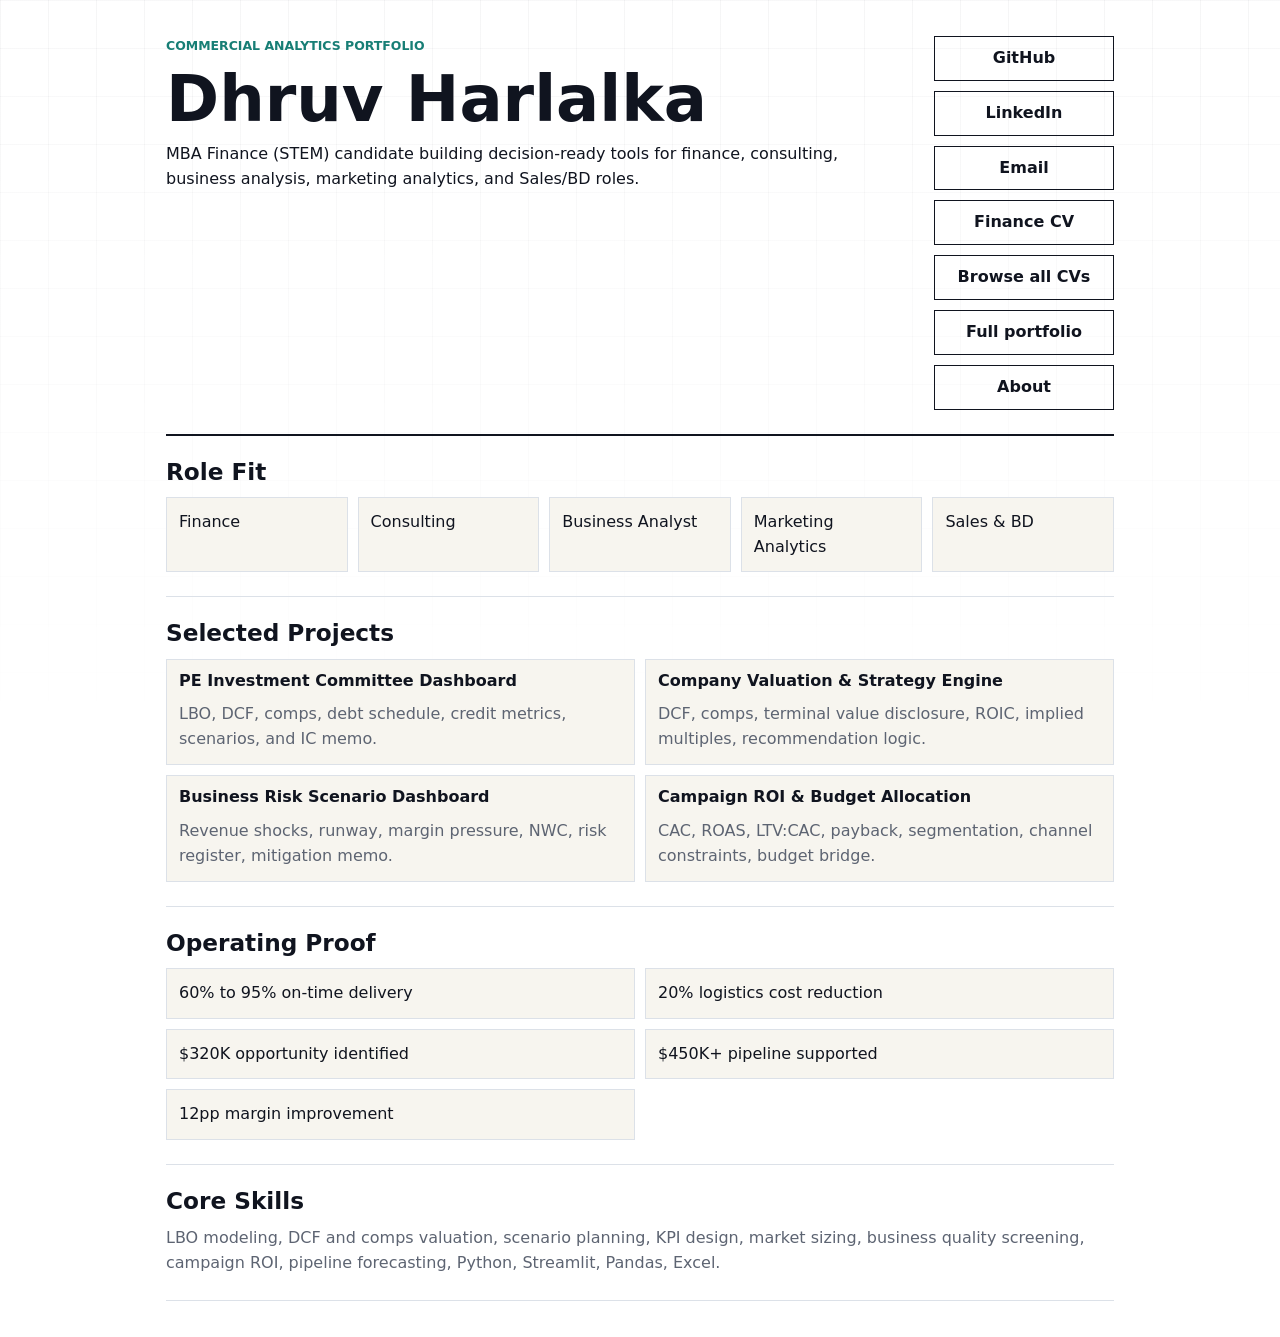
<file: one-page.html>
<!doctype html>
<html lang="en">
  <head>
    <meta charset="utf-8" />
    <meta name="viewport" content="width=device-width, initial-scale=1" />
    <title>Dhruv Harlalka | One-Page Portfolio</title>
    <link rel="stylesheet" href="styles.css" />
  </head>
  <body class="one-page-body">
    <main class="one-page">
      <section class="one-page-header">
        <div>
          <p class="eyebrow">Commercial Analytics Portfolio</p>
          <h1>Dhruv Harlalka</h1>
          <p>
            MBA Finance (STEM) candidate building decision-ready tools for finance, consulting, business
            analysis, marketing analytics, and Sales/BD roles.
          </p>
        </div>
        <div class="one-page-contact">
          <a href="https://github.com/dhruvharlalka0809-arch">GitHub</a>
          <a href="https://www.linkedin.com/in/dhruv-harlalka">LinkedIn</a>
          <a href="mailto:dhruvharlalka0809@gmail.com">Email</a>
          <a href="assets/cv/Dhruv_Harlalka_CV_Finance_FINAL.pdf">Finance CV</a>
          <a href="index.html#cvs">Browse all CVs</a>
          <a href="index.html">Full portfolio</a>
          <a href="about.html">About</a>
        </div>
      </section>

      <section class="one-page-section">
        <h2>Role Fit</h2>
        <div class="one-page-grid five">
          <span>Finance</span>
          <span>Consulting</span>
          <span>Business Analyst</span>
          <span>Marketing Analytics</span>
          <span>Sales & BD</span>
        </div>
      </section>

      <section class="one-page-section">
        <h2>Selected Projects</h2>
        <div class="one-page-projects">
          <article>
            <h3>PE Investment Committee Dashboard</h3>
            <p>LBO, DCF, comps, debt schedule, credit metrics, scenarios, and IC memo.</p>
          </article>
          <article>
            <h3>Company Valuation & Strategy Engine</h3>
            <p>DCF, comps, terminal value disclosure, ROIC, implied multiples, recommendation logic.</p>
          </article>
          <article>
            <h3>Business Risk Scenario Dashboard</h3>
            <p>Revenue shocks, runway, margin pressure, NWC, risk register, mitigation memo.</p>
          </article>
          <article>
            <h3>Campaign ROI & Budget Allocation</h3>
            <p>CAC, ROAS, LTV:CAC, payback, segmentation, channel constraints, budget bridge.</p>
          </article>
        </div>
      </section>

      <section class="one-page-section">
        <h2>Operating Proof</h2>
        <div class="one-page-grid">
          <span>60% to 95% on-time delivery</span>
          <span>20% logistics cost reduction</span>
          <span>$320K opportunity identified</span>
          <span>$450K+ pipeline supported</span>
          <span>12pp margin improvement</span>
        </div>
      </section>

      <section class="one-page-section">
        <h2>Core Skills</h2>
        <p>
          LBO modeling, DCF and comps valuation, scenario planning, KPI design, market sizing,
          business quality screening, campaign ROI, pipeline forecasting, Python, Streamlit,
          Pandas, Excel.
        </p>
      </section>
    </main>
  </body>
</html>
</file>
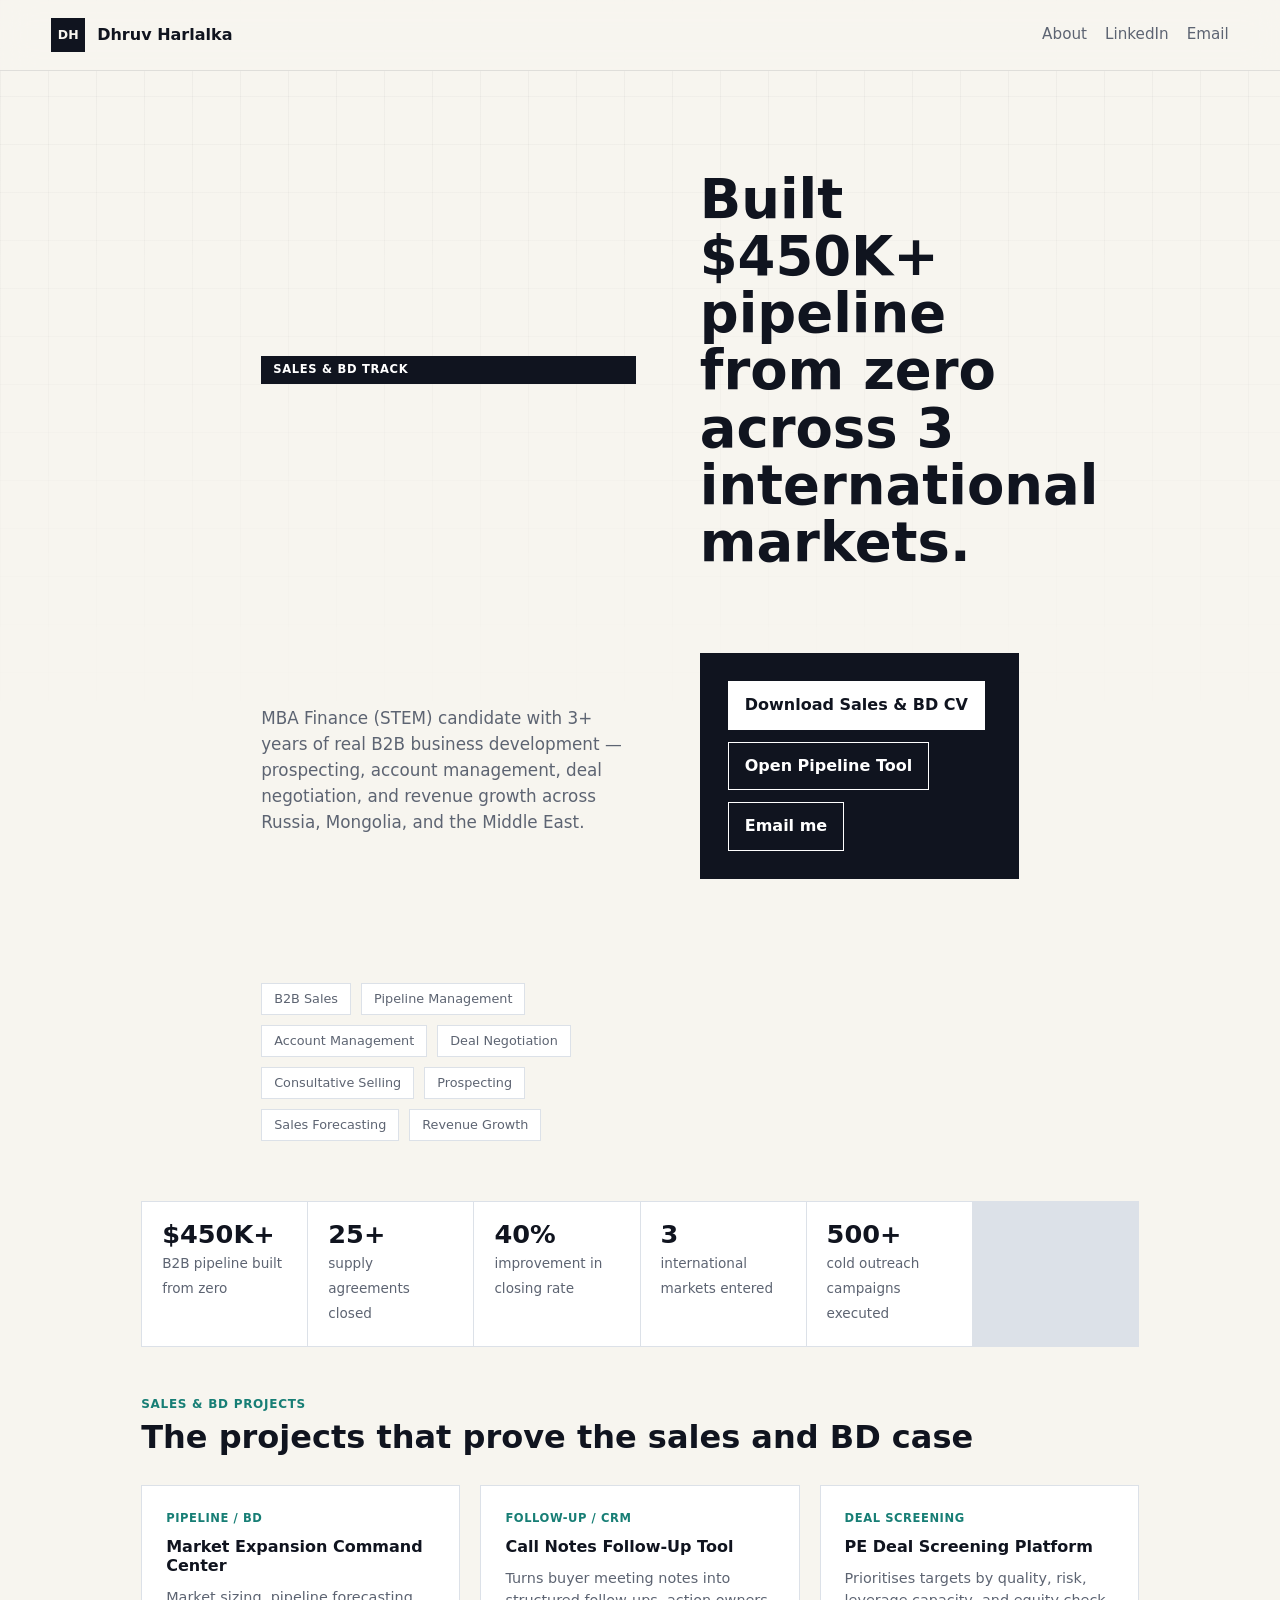
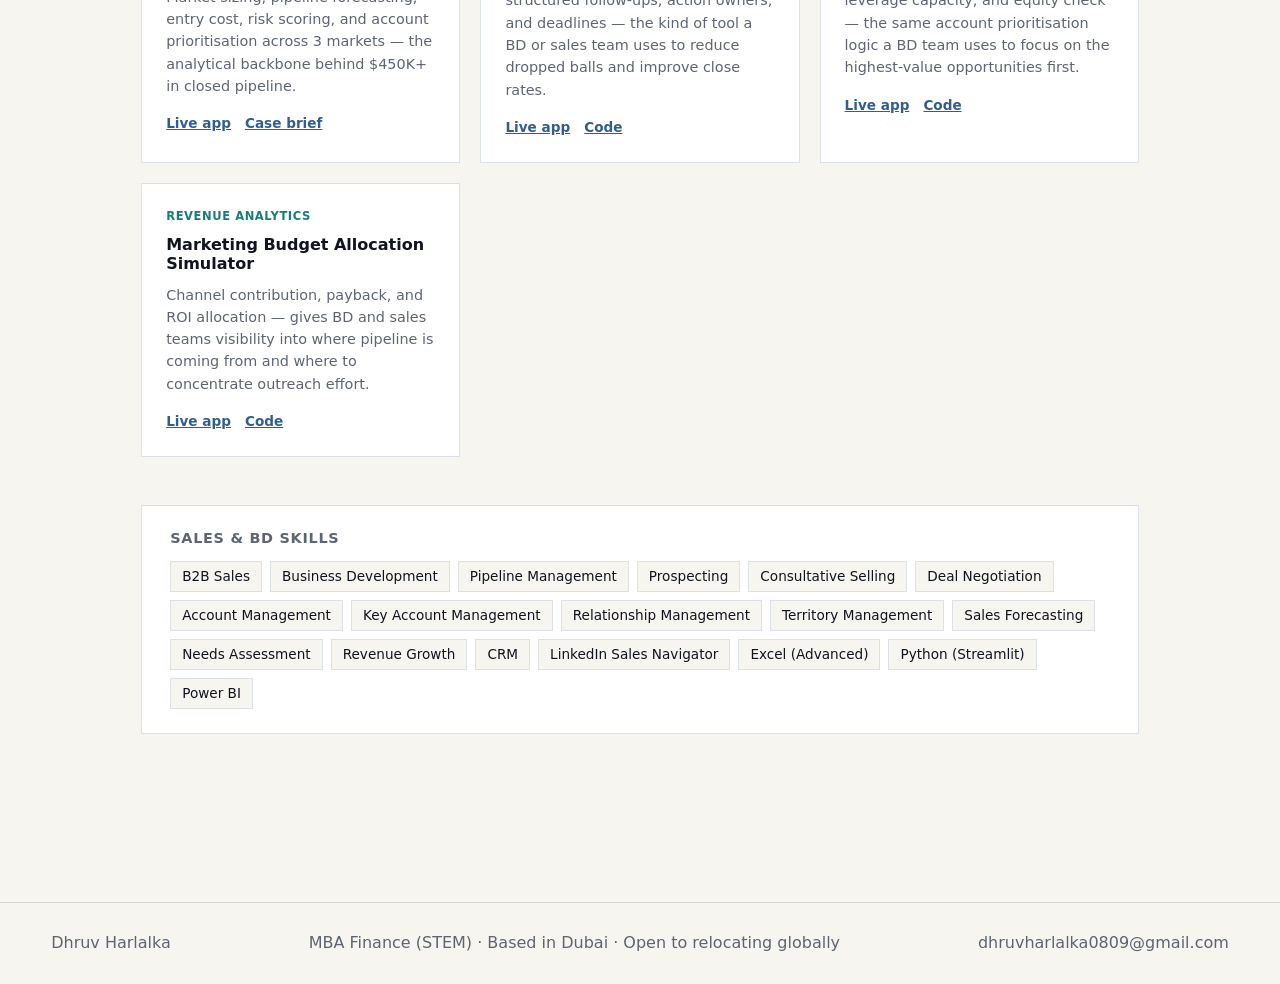
<file: sales-bd.html>
<!doctype html>
<html lang="en">
  <head>
    <meta charset="utf-8" />
    <meta name="viewport" content="width=device-width, initial-scale=1" />
    <title>Sales & Business Development | Dhruv Harlalka</title>
    <meta name="description" content="Sales and BD work by Dhruv Harlalka — B2B pipeline, account management, market entry, deal negotiation, and revenue growth." />
    <link rel="stylesheet" href="styles.css" />
    <script src="script.js" defer></script>
    <style>
      .role-hero { max-width: 860px; margin: 0 auto; padding: clamp(48px,8vw,100px) clamp(20px,4vw,56px) clamp(32px,5vw,60px); }
      .role-badge { display: inline-block; padding: 5px 12px; background: var(--ink); color: var(--white); font-size: 0.72rem; font-weight: 700; text-transform: uppercase; letter-spacing: .06em; margin-bottom: 20px; }
      .role-hero h1 { font-size: clamp(2rem,5vw,3.4rem); line-height: 1.05; margin: 0 0 18px; }
      .role-hero .sub { font-size: 1.05rem; color: var(--muted); max-width: 600px; margin: 0 0 32px; }
      .role-cta { display: flex; flex-wrap: wrap; gap: 12px; margin-bottom: 40px; }
      .evidence-bar { display: flex; flex-wrap: wrap; gap: 10px; }
      .ev-tag { padding: 5px 12px; border: 1px solid var(--line); font-size: 0.8rem; color: var(--muted); background: var(--white); }
      .role-section { max-width: 1100px; margin: 0 auto; padding: 0 clamp(20px,4vw,56px) clamp(32px,5vw,80px); }
      .role-section-head { margin-bottom: 32px; }
      .role-section-head .eyebrow { font-size:.75rem; font-weight:700; text-transform:uppercase; letter-spacing:.06em; color:var(--teal); margin:0 0 8px; }
      .role-section-head h2 { font-size: clamp(1.4rem,3vw,2rem); margin: 0; }
      .focused-grid { display: grid; grid-template-columns: repeat(auto-fill, minmax(280px,1fr)); gap: 20px; margin-bottom: 48px; }
      .focused-card { background: var(--white); border: 1px solid var(--line); padding: 24px; }
      .focused-card .tag { font-size:.72rem; font-weight:700; text-transform:uppercase; letter-spacing:.05em; color:var(--teal); margin-bottom:10px; }
      .focused-card h3 { font-size: 1rem; margin: 0 0 10px; }
      .focused-card p { font-size: .9rem; color: var(--muted); margin: 0 0 16px; }
      .focused-card .links { display: flex; gap: 14px; font-size: .85rem; font-weight: 600; }
      .focused-card .links a { color: var(--blue); text-decoration: underline; }
      .proof-row { display: grid; grid-template-columns: repeat(auto-fill, minmax(160px,1fr)); gap: 1px; background: var(--line); border: 1px solid var(--line); margin-bottom: 48px; }
      .proof-row > div { background: var(--white); padding: 20px; }
      .proof-row strong { display: block; font-size: 1.6rem; line-height:1; margin-bottom:4px; }
      .proof-row span { font-size: .85rem; color: var(--muted); }
      .skills-block { background: var(--white); border: 1px solid var(--line); padding: 24px 28px; margin-bottom: 48px; }
      .skills-block h3 { font-size: .9rem; font-weight: 700; text-transform: uppercase; letter-spacing: .05em; color: var(--muted); margin: 0 0 14px; }
      .skills-block ul { display: flex; flex-wrap: wrap; gap: 8px; list-style: none; margin: 0; padding: 0; }
      .skills-block li { padding: 4px 11px; background: var(--paper); border: 1px solid var(--line); font-size: .85rem; }
      .back-strip { text-align: center; padding: 32px 0 64px; color: var(--muted); font-size: .9rem; }
      .back-strip a { color: var(--blue); font-weight: 600; text-decoration: underline; }
    </style>
  </head>
  <body>
    <header class="site-header">
      <a class="brand" href="sales-bd.html" aria-label="Dhruv Harlalka sales and business development portfolio">
        <span class="brand-mark">DH</span>
        <span>Dhruv Harlalka</span>
      </a>
      <nav class="nav-links" aria-label="Primary navigation">
        <a href="about.html">About</a>
        <a href="https://www.linkedin.com/in/dhruv-harlalka" target="_blank" rel="noreferrer">LinkedIn</a>
        <a href="mailto:dhruvharlalka0809@gmail.com">Email</a>
      </nav>
    </header>

    <main>
      <div class="role-hero reveal">
        <span class="role-badge">Sales &amp; BD Track</span>
        <h1>Built $450K+ pipeline from zero across 3 international markets.</h1>
        <p class="sub">MBA Finance (STEM) candidate with 3+ years of real B2B business development — prospecting, account management, deal negotiation, and revenue growth across Russia, Mongolia, and the Middle East.</p>
        <div class="role-cta">
          <a class="button primary" href="assets/cv/Dhruv_Harlalka_CV_Sales_BD_FINAL.pdf" target="_blank" rel="noreferrer">Download Sales &amp; BD CV</a>
          <a class="button secondary" href="https://market-expansion-command-center.streamlit.app/" target="_blank" rel="noreferrer">Open Pipeline Tool</a>
          <a class="button secondary" href="mailto:dhruvharlalka0809@gmail.com">Email me</a>
        </div>
        <div class="evidence-bar">
          <span class="ev-tag">B2B Sales</span>
          <span class="ev-tag">Pipeline Management</span>
          <span class="ev-tag">Account Management</span>
          <span class="ev-tag">Deal Negotiation</span>
          <span class="ev-tag">Consultative Selling</span>
          <span class="ev-tag">Prospecting</span>
          <span class="ev-tag">Sales Forecasting</span>
          <span class="ev-tag">Revenue Growth</span>
        </div>
      </div>

      <div class="role-section">

        <div class="proof-row reveal">
          <div><strong>$450K+</strong><span>B2B pipeline built from zero</span></div>
          <div><strong>25+</strong><span>supply agreements closed</span></div>
          <div><strong>40%</strong><span>improvement in closing rate</span></div>
          <div><strong>3</strong><span>international markets entered</span></div>
          <div><strong>500+</strong><span>cold outreach campaigns executed</span></div>
        </div>

        <div class="role-section-head reveal">
          <p class="eyebrow">Sales &amp; BD Projects</p>
          <h2>The projects that prove the sales and BD case</h2>
        </div>
        <div class="focused-grid reveal">
          <div class="focused-card">
            <p class="tag">Pipeline / BD</p>
            <h3>Market Expansion Command Center</h3>
            <p>Market sizing, pipeline forecasting, entry cost, risk scoring, and account prioritisation across 3 markets — the analytical backbone behind $450K+ in closed pipeline.</p>
            <div class="links">
              <a href="https://market-expansion-command-center.streamlit.app/" target="_blank" rel="noreferrer">Live app</a>
              <a href="case-market-expansion.html">Case brief</a>
            </div>
          </div>
          <div class="focused-card">
            <p class="tag">Follow-Up / CRM</p>
            <h3>Call Notes Follow-Up Tool</h3>
            <p>Turns buyer meeting notes into structured follow-ups, action owners, and deadlines — the kind of tool a BD or sales team uses to reduce dropped balls and improve close rates.</p>
            <div class="links">
              <a href="https://call-notes-followup-tool.streamlit.app/" target="_blank" rel="noreferrer">Live app</a>
              <a href="https://github.com/dhruvharlalka0809-arch" target="_blank" rel="noreferrer">Code</a>
            </div>
          </div>
          <div class="focused-card">
            <p class="tag">Deal Screening</p>
            <h3>PE Deal Screening Platform</h3>
            <p>Prioritises targets by quality, risk, leverage capacity, and equity check — the same account prioritisation logic a BD team uses to focus on the highest-value opportunities first.</p>
            <div class="links">
              <a href="https://pe-deal-screening-platform.streamlit.app/" target="_blank" rel="noreferrer">Live app</a>
              <a href="https://github.com/dhruvharlalka0809-arch/pe-deal-screening-platform" target="_blank" rel="noreferrer">Code</a>
            </div>
          </div>
          <div class="focused-card">
            <p class="tag">Revenue Analytics</p>
            <h3>Marketing Budget Allocation Simulator</h3>
            <p>Channel contribution, payback, and ROI allocation — gives BD and sales teams visibility into where pipeline is coming from and where to concentrate outreach effort.</p>
            <div class="links">
              <a href="https://budget-allocation-simulator.streamlit.app/" target="_blank" rel="noreferrer">Live app</a>
              <a href="https://github.com/dhruvharlalka0809-arch" target="_blank" rel="noreferrer">Code</a>
            </div>
          </div>
        </div>

        <div class="skills-block reveal">
          <h3>Sales &amp; BD Skills</h3>
          <ul>
            <li>B2B Sales</li><li>Business Development</li><li>Pipeline Management</li>
            <li>Prospecting</li><li>Consultative Selling</li><li>Deal Negotiation</li>
            <li>Account Management</li><li>Key Account Management</li><li>Relationship Management</li>
            <li>Territory Management</li><li>Sales Forecasting</li><li>Needs Assessment</li>
            <li>Revenue Growth</li><li>CRM</li><li>LinkedIn Sales Navigator</li>
            <li>Excel (Advanced)</li><li>Python (Streamlit)</li><li>Power BI</li>
          </ul>
        </div>

      </div>

    </main>

    <footer class="site-footer">
      <span>Dhruv Harlalka</span>
      <span>MBA Finance (STEM) · Based in Dubai · Open to relocating globally</span>
      <a href="mailto:dhruvharlalka0809@gmail.com">dhruvharlalka0809@gmail.com</a>
    </footer>
  </body>
</html>
</file>
<file: styles.css>
:root {
  --ink: #10141f;
  --muted: #5d6472;
  --line: #dce1e8;
  --paper: #f7f5ef;
  --white: #ffffff;
  --blue: #315e8f;
  --teal: #177e75;
  --amber: #b77818;
  --green: #2c744d;
  --shadow: 0 22px 60px rgba(16, 20, 31, 0.1);
  --shadow-strong: 0 30px 80px rgba(16, 20, 31, 0.16);
}

* {
  box-sizing: border-box;
}

html {
  scroll-behavior: smooth;
}

body {
  margin: 0;
  background: var(--paper);
  color: var(--ink);
  font-family: Inter, ui-sans-serif, system-ui, -apple-system, BlinkMacSystemFont, "Segoe UI", sans-serif;
  line-height: 1.55;
}

body::before {
  position: fixed;
  inset: 0;
  z-index: -1;
  pointer-events: none;
  content: "";
  background:
    linear-gradient(90deg, rgba(16, 20, 31, 0.045) 1px, transparent 1px) 0 0 / 48px 48px,
    linear-gradient(rgba(16, 20, 31, 0.035) 1px, transparent 1px) 0 0 / 48px 48px;
  mask-image: linear-gradient(to bottom, rgba(0, 0, 0, 0.9), transparent 82%);
}

a {
  color: inherit;
  text-decoration: none;
}

.site-header {
  position: sticky;
  top: 0;
  z-index: 10;
  display: flex;
  align-items: center;
  justify-content: space-between;
  gap: 24px;
  padding: 18px clamp(20px, 4vw, 56px);
  background: rgba(247, 245, 239, 0.88);
  border-bottom: 1px solid rgba(16, 20, 31, 0.1);
  backdrop-filter: blur(16px);
}

.brand {
  display: inline-flex;
  align-items: center;
  gap: 12px;
  font-weight: 760;
}

.brand-mark {
  display: grid;
  width: 34px;
  height: 34px;
  place-items: center;
  border: 1px solid var(--ink);
  background: var(--ink);
  color: var(--paper);
  font-size: 0.78rem;
}

.nav-links {
  display: flex;
  flex-wrap: wrap;
  justify-content: flex-end;
  gap: 18px;
  color: var(--muted);
  font-size: 0.95rem;
}

.nav-links a:hover,
.card-links a:hover,
.profile-links a:hover,
.role-card a:hover {
  color: var(--blue);
}

main {
  padding: 0 clamp(20px, 4vw, 56px) 56px;
}

.intro-section {
  display: grid;
  grid-template-columns: minmax(0, 1.18fr) minmax(320px, 0.82fr);
  gap: clamp(28px, 5vw, 72px);
  align-items: stretch;
  min-height: calc(100vh - 72px);
  padding: clamp(48px, 8vw, 104px) 0 44px;
}

.intro-copy {
  display: flex;
  flex-direction: column;
  justify-content: center;
  max-width: 860px;
}

.eyebrow {
  margin: 0 0 14px;
  color: var(--teal);
  font-size: 0.78rem;
  font-weight: 800;
  letter-spacing: 0;
  text-transform: uppercase;
}

h1,
h2,
h3,
p {
  margin-top: 0;
}

h1 {
  max-width: 880px;
  margin-bottom: 24px;
  font-size: clamp(3rem, 8vw, 7.5rem);
  line-height: 0.95;
  letter-spacing: 0;
}

h2 {
  margin-bottom: 14px;
  font-size: clamp(2rem, 4vw, 4.4rem);
  line-height: 1;
  letter-spacing: 0;
}

h3 {
  margin-bottom: 12px;
  font-size: 1.35rem;
  line-height: 1.18;
}

.intro-text,
.section-heading p,
.profile-copy p {
  max-width: 760px;
  color: var(--muted);
  font-size: 1.08rem;
}

.intro-actions,
.profile-links {
  display: flex;
  flex-wrap: wrap;
  gap: 12px;
  margin-top: 20px;
}

.target-strip {
  display: flex;
  flex-wrap: wrap;
  gap: 8px;
  margin-top: 22px;
}

.target-strip span {
  padding: 7px 10px;
  background: var(--white);
  border: 1px solid var(--line);
  color: var(--muted);
  font-size: 0.82rem;
  font-weight: 780;
}

.button,
.profile-links a {
  display: inline-flex;
  min-height: 44px;
  align-items: center;
  justify-content: center;
  padding: 11px 16px;
  border: 1px solid var(--ink);
  font-weight: 750;
}

.button.primary {
  background: var(--ink);
  color: var(--white);
}

.button.secondary {
  background: transparent;
}

.signal-panel {
  align-self: center;
  padding: 26px;
  background: var(--white);
  border: 1px solid var(--line);
  box-shadow: var(--shadow);
}

.panel-topline,
.project-meta,
.site-footer {
  display: flex;
  align-items: center;
  justify-content: space-between;
  gap: 16px;
}

.panel-topline {
  margin-bottom: 22px;
  color: var(--muted);
  font-size: 0.88rem;
}

.metrics-grid {
  display: grid;
  grid-template-columns: repeat(2, minmax(0, 1fr));
  gap: 1px;
  background: var(--line);
  border: 1px solid var(--line);
}

.metrics-grid div {
  min-height: 96px;
  padding: 18px;
  background: var(--white);
}

.metrics-grid strong,
.proof-grid strong {
  display: block;
  font-size: 2rem;
  line-height: 1;
}

.metrics-grid span,
.proof-grid span {
  color: var(--muted);
  font-size: 0.92rem;
}

.mini-chart {
  display: flex;
  align-items: end;
  gap: 10px;
  height: 130px;
  margin: 26px 0;
  padding: 16px;
  border: 1px solid var(--line);
  background:
    linear-gradient(to top, rgba(16, 20, 31, 0.06) 1px, transparent 1px) 0 0 / 100% 25%,
    #fbfaf7;
}

.mini-chart span {
  flex: 1;
  background: var(--blue);
  transform-origin: bottom;
  animation: bar-rise 900ms ease both;
}

.mini-chart span:nth-child(2n) {
  background: var(--teal);
  animation-delay: 90ms;
}

.mini-chart span:nth-child(3n) {
  background: var(--amber);
  animation-delay: 160ms;
}

.dashboard-preview {
  margin: 0 0 24px;
  padding: 14px;
  background: var(--ink);
  color: var(--white);
  border: 1px solid rgba(16, 20, 31, 0.14);
}

.preview-header {
  display: flex;
  gap: 6px;
  margin-bottom: 14px;
}

.preview-header span {
  width: 8px;
  height: 8px;
  background: rgba(255, 255, 255, 0.48);
}

.preview-kpis {
  display: grid;
  grid-template-columns: repeat(3, 1fr);
  gap: 8px;
  margin-bottom: 10px;
}

.preview-kpis i {
  min-height: 42px;
  background:
    linear-gradient(to right, rgba(255, 255, 255, 0.75) 35%, transparent 35%) 10px 10px / 70% 6px no-repeat,
    linear-gradient(to right, rgba(255, 255, 255, 0.32) 60%, transparent 60%) 10px 25px / 72% 5px no-repeat,
    rgba(255, 255, 255, 0.08);
}

.preview-body {
  display: grid;
  grid-template-columns: 1fr 0.9fr;
  gap: 10px;
}

.preview-bars {
  display: flex;
  align-items: end;
  gap: 7px;
  min-height: 88px;
  padding: 10px;
  background: rgba(255, 255, 255, 0.08);
}

.preview-bars b {
  flex: 1;
  background: var(--teal);
  animation: bar-rise 900ms ease both;
}

.preview-bars b:nth-child(2n) {
  background: var(--amber);
}

.preview-memo {
  display: grid;
  align-content: center;
  gap: 9px;
  padding: 10px;
  background: rgba(255, 255, 255, 0.08);
}

.preview-memo span {
  height: 7px;
  background: rgba(255, 255, 255, 0.42);
}

.preview-memo span:nth-child(1) {
  width: 82%;
}

.preview-memo span:nth-child(2) {
  width: 95%;
}

.preview-memo span:nth-child(3) {
  width: 68%;
}

.preview-memo span:nth-child(4) {
  width: 78%;
}

.signal-panel p {
  margin-bottom: 0;
  color: var(--muted);
}

.availability-bar {
  display: flex;
  align-items: center;
  gap: 10px;
  margin-top: 18px;
  padding: 10px 14px;
  background: var(--white);
  border: 1px solid var(--line);
  color: var(--ink);
  font-size: 0.88rem;
  font-weight: 700;
  width: fit-content;
}

.avail-dot {
  display: inline-block;
  width: 8px;
  height: 8px;
  border-radius: 50%;
  background: var(--green);
  flex-shrink: 0;
  box-shadow: 0 0 0 3px rgba(44, 116, 77, 0.18);
}

.card-screenshot {
  position: relative;
  margin: auto 0 14px;
  height: 180px;
  overflow: hidden;
  border: 1px solid rgba(255, 255, 255, 0.12);
}

.card-screenshot img {
  width: 100%;
  height: 100%;
  object-fit: cover;
  object-position: top;
  display: block;
}

.card-screenshot img[src="assets/img/pe-ic-dashboard-screenshot.png"]:not([complete]) + .screenshot-placeholder,
.card-screenshot img:not([src]) + .screenshot-placeholder {
  display: flex;
}

.screenshot-placeholder {
  display: none;
  position: absolute;
  inset: 0;
  align-items: flex-end;
  padding: 16px;
}

.card-screenshot img:not([naturalWidth]) + .screenshot-placeholder {
  display: flex;
}

.about-headshot {
  width: 100%;
  aspect-ratio: 3 / 4;
  overflow: hidden;
  border: 1px solid var(--line);
  background: var(--paper);
  display: flex;
  align-items: center;
  justify-content: center;
}

.about-headshot img {
  width: 100%;
  height: 100%;
  object-fit: cover;
  object-position: top;
  display: block;
}

.headshot-placeholder {
  display: flex;
  flex-direction: column;
  align-items: center;
  justify-content: center;
  gap: 12px;
  color: var(--muted);
  font-size: 0.88rem;
  text-align: center;
  padding: 24px;
}

.headshot-placeholder::before {
  content: "";
  display: block;
  width: 72px;
  height: 72px;
  border-radius: 50%;
  background: var(--line);
}

.card-tools {
  display: flex;
  flex-wrap: wrap;
  gap: 6px;
  margin-top: auto;
  margin-bottom: 14px;
}

.card-tools span {
  padding: 4px 8px;
  background: var(--paper);
  border: 1px solid var(--line);
  color: var(--muted);
  font-size: 0.78rem;
  font-weight: 760;
}

.project-card.featured .card-tools span {
  background: rgba(255, 255, 255, 0.08);
  border-color: rgba(255, 255, 255, 0.18);
  color: rgba(255, 255, 255, 0.65);
}

.section {
  padding: 72px 0;
  border-top: 1px solid rgba(16, 20, 31, 0.12);
}

.section-heading {
  margin-bottom: 34px;
}

.role-grid {
  display: grid;
  grid-template-columns: repeat(5, minmax(0, 1fr));
  gap: 1px;
  border: 1px solid var(--line);
  background: var(--line);
}

.role-card {
  display: flex;
  flex-direction: column;
  min-height: 260px;
  padding: 20px;
  background: var(--white);
  transition: transform 180ms ease, box-shadow 180ms ease;
}

.role-card span {
  display: inline-flex;
  margin-bottom: 52px;
  color: var(--muted);
  font-size: 0.82rem;
  font-weight: 800;
}

.role-card h3 {
  font-size: 1.08rem;
}

.role-card p {
  margin-bottom: 0;
  color: var(--muted);
  font-size: 0.94rem;
}

.role-card a {
  display: inline-flex;
  width: fit-content;
  margin-top: auto;
  padding-top: 24px;
  border-bottom: 1px solid currentColor;
  color: var(--ink);
  font-size: 0.9rem;
  font-weight: 800;
}

.role-card.finance {
  border-top: 5px solid var(--blue);
}

.role-card.consulting {
  border-top: 5px solid var(--teal);
}

.role-card.analysis {
  border-top: 5px solid var(--amber);
}

.role-card.marketing {
  border-top: 5px solid var(--green);
}

.role-card.sales {
  border-top: 5px solid #7d4f8d;
}

.route-list {
  display: grid;
  gap: 14px;
}

.route-card {
  display: grid;
  grid-template-columns: 210px minmax(0, 0.86fr) minmax(220px, 0.7fr);
  gap: 24px;
  align-items: center;
  padding: 22px;
  background: var(--white);
  border: 1px solid var(--line);
  transition: transform 180ms ease, box-shadow 180ms ease;
}

.route-label {
  color: var(--teal);
  font-size: 0.82rem;
  font-weight: 840;
  text-transform: uppercase;
}

.route-card h3 {
  margin-bottom: 0;
}

.route-card p {
  margin-bottom: 0;
  color: var(--muted);
}

.route-tags {
  display: flex;
  flex-wrap: wrap;
  justify-content: flex-end;
  gap: 8px;
}

.route-tags span {
  padding: 7px 9px;
  background: var(--paper);
  border: 1px solid var(--line);
  color: var(--ink);
  font-size: 0.82rem;
  font-weight: 760;
}

.case-grid {
  display: grid;
  grid-template-columns: repeat(4, minmax(0, 1fr));
  gap: 18px;
}

.case-card {
  min-height: 420px;
  padding: 22px;
  background: var(--white);
  border: 1px solid var(--line);
  transition: transform 180ms ease, box-shadow 180ms ease;
}

.case-number {
  display: inline-grid;
  width: 42px;
  height: 42px;
  margin-bottom: 62px;
  place-items: center;
  background: var(--ink);
  color: var(--white);
  font-size: 0.82rem;
  font-weight: 840;
}

.case-card p {
  color: var(--muted);
}

.case-card dl {
  display: grid;
  gap: 12px;
  margin: 24px 0 0;
}

.case-card dl div {
  padding-top: 12px;
  border-top: 1px solid var(--line);
}

.case-card dt {
  color: var(--teal);
  font-size: 0.78rem;
  font-weight: 840;
  text-transform: uppercase;
}

.case-card dd {
  margin: 4px 0 0;
  color: var(--ink);
}

.case-links {
  margin-top: 1rem;
}

.case-links a {
  color: var(--accent-strong);
  font-size: 0.9rem;
  font-weight: 800;
}

.project-grid {
  display: grid;
  grid-template-columns: repeat(3, minmax(0, 1fr));
  gap: 18px;
}

.project-card {
  display: flex;
  min-height: 328px;
  flex-direction: column;
  padding: 22px;
  background: var(--white);
  border: 1px solid var(--line);
  transition: transform 180ms ease, box-shadow 180ms ease, border-color 180ms ease;
}

.project-card:hover,
.role-card:hover,
.route-card:hover,
.case-card:hover,
.method-grid article:hover,
.work-row:hover {
  transform: translateY(-4px);
  box-shadow: var(--shadow-strong);
  border-color: rgba(16, 20, 31, 0.22);
}

.project-card.featured {
  grid-column: span 2;
  background: #10141f;
  color: var(--white);
}

.project-card p {
  color: var(--muted);
}

.project-card.featured p,
.project-card.featured .project-meta {
  color: rgba(255, 255, 255, 0.72);
}

.project-meta {
  margin-bottom: 22px;
  color: var(--muted);
  font-size: 0.78rem;
  font-weight: 780;
  text-transform: uppercase;
}

.impact-list {
  margin: 0 0 22px;
  padding-left: 18px;
  color: rgba(255, 255, 255, 0.72);
}

.impact-list.compact {
  color: var(--muted);
}

.impact-list li + li {
  margin-top: 6px;
}

.card-visual {
  margin: auto 0 22px;
}

.lbo-visual {
  display: grid;
  grid-template-columns: repeat(4, minmax(0, 1fr));
  gap: 10px;
  height: 96px;
  align-items: end;
}

.lbo-visual span {
  display: block;
  background: var(--teal);
  transform-origin: bottom;
  animation: bar-rise 900ms ease both;
}

.lbo-visual span:nth-child(1) {
  height: 48%;
}

.lbo-visual span:nth-child(2) {
  height: 66%;
  background: var(--amber);
}

.lbo-visual span:nth-child(3) {
  height: 82%;
}

.lbo-visual span:nth-child(4) {
  height: 100%;
  background: #dce1e8;
}

.card-links {
  display: flex;
  gap: 16px;
  margin-top: auto;
  font-weight: 760;
}

.screen-visual,
.score-visual,
.valuation-visual,
.risk-visual,
.pipeline-visual {
  min-height: 92px;
  padding: 12px;
  border: 1px solid var(--line);
  background: #fbfaf7;
}

.screen-visual {
  display: grid;
  gap: 8px;
}

.screen-visual span {
  display: block;
  min-height: 16px;
  background: linear-gradient(to right, var(--teal) 28%, rgba(23, 126, 117, 0.16) 28%);
}

.screen-visual span:nth-child(2) {
  background: linear-gradient(to right, var(--amber) 48%, rgba(183, 120, 24, 0.16) 48%);
}

.screen-visual span:nth-child(3) {
  background: linear-gradient(to right, var(--blue) 66%, rgba(49, 94, 143, 0.16) 66%);
}

.score-visual {
  display: grid;
  align-content: center;
  gap: 10px;
}

.score-visual span {
  display: block;
  height: 12px;
  background: var(--teal);
}

.score-visual span:nth-child(2) {
  background: var(--blue);
}

.score-visual span:nth-child(3) {
  background: var(--amber);
}

.valuation-visual {
  display: grid;
  place-items: center;
}

.valuation-visual span {
  display: block;
  width: 88px;
  height: 88px;
  border: 14px solid var(--line);
  border-top-color: var(--blue);
  border-right-color: var(--teal);
  border-radius: 50%;
}

.risk-visual {
  display: grid;
  grid-template-columns: repeat(3, 1fr);
  gap: 10px;
  align-items: end;
}

.risk-visual span {
  display: block;
  min-height: 34px;
  background: rgba(44, 116, 77, 0.22);
  border-top: 5px solid var(--green);
}

.risk-visual span:nth-child(2) {
  min-height: 62px;
  background: rgba(183, 120, 24, 0.18);
  border-top-color: var(--amber);
}

.risk-visual span:nth-child(3) {
  min-height: 82px;
  background: rgba(49, 94, 143, 0.16);
  border-top-color: var(--blue);
}

.pipeline-visual {
  display: grid;
  grid-template-columns: 1fr 0.72fr 0.5fr 0.36fr;
  gap: 8px;
  align-items: center;
}

.pipeline-visual span {
  display: block;
  height: 52px;
  background: var(--blue);
}

.pipeline-visual span:nth-child(2) {
  background: var(--teal);
}

.pipeline-visual span:nth-child(3) {
  background: var(--amber);
}

.pipeline-visual span:nth-child(4) {
  background: var(--green);
}

.card-links a {
  border-bottom: 1px solid currentColor;
}

.list-grid {
  display: grid;
  gap: 1px;
  border: 1px solid var(--line);
  background: var(--line);
}

.work-row {
  display: grid;
  grid-template-columns: minmax(220px, 0.72fr) minmax(0, 1fr);
  gap: 20px;
  padding: 22px;
  background: var(--white);
  transition: transform 180ms ease, box-shadow 180ms ease, border-color 180ms ease;
}

.work-row span {
  font-weight: 800;
}

.work-row em {
  color: var(--muted);
  font-style: normal;
}

.proof-section {
  padding: 72px 0;
  border-top: 1px solid rgba(16, 20, 31, 0.12);
}

.proof-grid {
  display: grid;
  grid-template-columns: repeat(5, minmax(0, 1fr));
  gap: 1px;
  border: 1px solid var(--line);
  background: var(--line);
}

.proof-grid div {
  min-height: 150px;
  padding: 22px;
  background: var(--white);
}

.experience-strip {
  display: grid;
  grid-template-columns: minmax(220px, 0.42fr) minmax(0, 1fr);
  gap: 28px;
  margin-top: 18px;
  padding: 24px;
  background: var(--ink);
  color: var(--white);
}

.experience-strip span {
  display: block;
  margin-bottom: 8px;
  color: rgba(255, 255, 255, 0.62);
  font-size: 0.82rem;
  font-weight: 800;
  text-transform: uppercase;
}

.experience-strip strong {
  font-size: 1.4rem;
}

.experience-strip p {
  margin-bottom: 0;
  color: rgba(255, 255, 255, 0.78);
}

.method-grid {
  display: grid;
  grid-template-columns: repeat(4, minmax(0, 1fr));
  gap: 18px;
}

.method-grid article {
  min-height: 250px;
  padding: 22px;
  background: var(--white);
  border: 1px solid var(--line);
  transition: transform 180ms ease, box-shadow 180ms ease, border-color 180ms ease;
}

.method-grid span {
  display: block;
  margin-bottom: 58px;
  color: var(--amber);
  font-size: 0.82rem;
  font-weight: 840;
}

.method-grid p {
  color: var(--muted);
}

.cv-grid {
  display: grid;
  grid-template-columns: repeat(5, minmax(0, 1fr));
  gap: 14px;
}

.cv-card {
  display: flex;
  min-height: 245px;
  flex-direction: column;
  padding: 20px;
  background: var(--white);
  border: 1px solid var(--line);
  transition: transform 180ms ease, box-shadow 180ms ease, border-color 180ms ease;
}

.cv-card:hover {
  transform: translateY(-4px);
  box-shadow: var(--shadow-strong);
  border-color: rgba(16, 20, 31, 0.22);
}

.cv-card span {
  margin-bottom: 52px;
  color: var(--teal);
  font-size: 0.78rem;
  font-weight: 840;
  text-transform: uppercase;
}

.cv-card strong {
  margin-bottom: 10px;
  font-size: 1.08rem;
}

.cv-card em {
  margin-top: auto;
  color: var(--muted);
  font-style: normal;
  font-size: 0.92rem;
}

.primary-cv {
  background: var(--ink);
  color: var(--white);
}

.primary-cv span,
.primary-cv em {
  color: rgba(255, 255, 255, 0.72);
}

.profile-section {
  display: grid;
  grid-template-columns: minmax(240px, 0.75fr) minmax(0, 1.25fr);
  gap: 44px;
}

.skill-list {
  display: flex;
  flex-wrap: wrap;
  gap: 10px;
  margin: 24px 0 0;
  padding: 0;
  list-style: none;
}

.skill-list li {
  padding: 8px 11px;
  border: 1px solid var(--line);
  background: var(--white);
  color: var(--ink);
  font-size: 0.92rem;
  font-weight: 700;
}

.site-footer {
  padding: 28px clamp(20px, 4vw, 56px);
  border-top: 1px solid rgba(16, 20, 31, 0.12);
  color: var(--muted);
}

.one-page-body {
  background: var(--white);
}

.one-page {
  max-width: 1020px;
  margin: 0 auto;
  padding: 36px;
}

.one-page-header {
  display: grid;
  grid-template-columns: minmax(0, 1fr) 180px;
  gap: 28px;
  padding-bottom: 24px;
  border-bottom: 2px solid var(--ink);
}

.one-page-header h1 {
  margin-bottom: 12px;
  font-size: 4rem;
}

.one-page-contact {
  display: grid;
  gap: 10px;
  align-content: start;
}

.one-page-contact a {
  padding: 9px 10px;
  border: 1px solid var(--ink);
  text-align: center;
  font-weight: 800;
}

.one-page-section {
  padding: 24px 0;
  border-bottom: 1px solid var(--line);
}

.one-page-section h2 {
  margin-bottom: 14px;
  font-size: 1.45rem;
}

.one-page-grid,
.one-page-projects {
  display: grid;
  grid-template-columns: repeat(2, minmax(0, 1fr));
  gap: 10px;
}

.one-page-grid.five {
  grid-template-columns: repeat(5, minmax(0, 1fr));
}

.one-page-grid span,
.one-page-projects article {
  padding: 12px;
  background: var(--paper);
  border: 1px solid var(--line);
}

.one-page-projects h3 {
  font-size: 1rem;
}

.one-page-projects p,
.one-page-section p {
  margin-bottom: 0;
  color: var(--muted);
}

.role-page .site-header {
  position: sticky;
}

.role-hero {
  display: grid;
  grid-template-columns: minmax(0, 1.08fr) minmax(280px, 0.92fr);
  gap: clamp(28px, 5vw, 64px);
  align-items: center;
  padding: clamp(48px, 7vw, 92px) 0 40px;
}

.role-hero h1 {
  max-width: 980px;
  font-size: clamp(2.6rem, 6vw, 6.2rem);
}

.role-summary {
  color: var(--muted);
  font-size: 1.12rem;
}

.role-proof-panel {
  padding: 24px;
  background: var(--white);
  border: 1px solid var(--line);
  box-shadow: var(--shadow);
}

.role-proof-panel h2 {
  margin-bottom: 18px;
  font-size: 1.35rem;
}

.role-proof-list {
  display: grid;
  gap: 12px;
  margin: 0;
  padding: 0;
  list-style: none;
}

.role-proof-list li {
  padding: 12px 0;
  border-top: 1px solid var(--line);
  color: var(--muted);
}

.role-proof-list strong {
  display: block;
  color: var(--ink);
  font-size: 1.2rem;
}

.role-focus-grid {
  display: grid;
  grid-template-columns: 0.9fr 1.1fr;
  gap: 18px;
}

.role-note,
.role-fit-card {
  padding: 22px;
  background: var(--white);
  border: 1px solid var(--line);
}

.role-note p,
.role-fit-card p {
  margin-bottom: 0;
  color: var(--muted);
}

.role-project-grid {
  display: grid;
  grid-template-columns: repeat(2, minmax(0, 1fr));
  gap: 18px;
}

.role-project-grid .project-card {
  min-height: 300px;
}

.role-cta {
  display: flex;
  flex-wrap: wrap;
  gap: 12px;
  align-items: center;
  justify-content: space-between;
  padding: 28px;
  background: var(--ink);
  color: var(--white);
}

.role-cta p {
  max-width: 680px;
  margin-bottom: 0;
  color: rgba(255, 255, 255, 0.72);
}

.role-cta .button {
  border-color: var(--white);
  color: var(--white);
}

.role-cta .button.primary {
  background: var(--white);
  color: var(--ink);
}

.about-hero {
  display: grid;
  grid-template-columns: minmax(0, 1fr) minmax(320px, 0.72fr);
  gap: clamp(28px, 5vw, 76px);
  min-height: calc(100vh - 72px);
  align-items: center;
  padding: clamp(48px, 8vw, 104px) 0 56px;
}

.about-hero h1 {
  font-size: clamp(3rem, 7vw, 6.6rem);
}

.about-intro {
  display: grid;
  gap: 18px;
  padding: 26px;
  background: var(--white);
  border: 1px solid var(--line);
  box-shadow: var(--shadow);
}

.about-intro p {
  margin-bottom: 0;
  color: var(--muted);
  font-size: 1.05rem;
}

.about-split {
  display: grid;
  grid-template-columns: minmax(240px, 0.55fr) minmax(0, 1.45fr);
  gap: 44px;
}

.about-list-grid,
.credential-grid,
.skill-cluster-grid {
  display: grid;
  grid-template-columns: repeat(2, minmax(0, 1fr));
  gap: 14px;
}

.about-list-grid article,
.credential-grid article,
.skill-cluster-grid article,
.timeline article {
  padding: 22px;
  background: var(--white);
  border: 1px solid var(--line);
}

.about-list-grid span,
.credential-grid span,
.timeline span {
  display: block;
  margin-bottom: 42px;
  color: var(--teal);
  font-size: 0.82rem;
  font-weight: 840;
  text-transform: uppercase;
}

.about-list-grid p,
.credential-grid p,
.skill-cluster-grid p,
.timeline p {
  margin-bottom: 0;
  color: var(--muted);
}

.timeline {
  display: grid;
  gap: 14px;
}

.timeline article {
  display: grid;
  grid-template-columns: 180px minmax(190px, 0.42fr) minmax(0, 1fr);
  gap: 22px;
  align-items: start;
}

.timeline span {
  margin-bottom: 0;
}

.about-contact {
  padding-bottom: 96px;
}

.about-contact h2 {
  max-width: 980px;
}

.reveal,
.project-card,
.role-card,
.case-card,
.route-card {
  opacity: 0;
  transform: translateY(18px);
}

.reveal.is-visible,
.project-card.is-visible,
.role-card.is-visible,
.case-card.is-visible,
.route-card.is-visible {
  opacity: 1;
  transform: translateY(0);
  transition: opacity 520ms ease, transform 520ms ease;
}

.project-card.is-visible:hover,
.role-card.is-visible:hover,
.route-card.is-visible:hover,
.case-card.is-visible:hover {
  transform: translateY(-4px);
}

@keyframes bar-rise {
  from {
    transform: scaleY(0.18);
  }
  to {
    transform: scaleY(1);
  }
}

@media (max-width: 980px) {
  .intro-section,
  .profile-section,
  .about-hero,
  .about-split {
    grid-template-columns: 1fr;
    min-height: auto;
  }

  .project-grid,
  .proof-grid,
  .role-grid,
  .case-grid,
  .method-grid,
  .cv-grid {
    grid-template-columns: repeat(2, minmax(0, 1fr));
  }

  .route-card,
  .experience-strip,
  .timeline article {
    grid-template-columns: 1fr;
  }

  .route-tags {
    justify-content: flex-start;
  }

  .project-card.featured {
    grid-column: span 2;
  }
}

@media (max-width: 680px) {
  .site-header {
    align-items: flex-start;
    flex-direction: column;
  }

  .nav-links {
    justify-content: flex-start;
  }

  h1 {
    font-size: 3.2rem;
  }

  .project-grid,
  .proof-grid,
  .role-grid,
  .case-grid,
  .method-grid,
  .cv-grid,
  .work-row,
  .one-page-header,
  .one-page-grid,
  .one-page-grid.five,
  .one-page-projects,
  .about-list-grid,
  .credential-grid,
  .skill-cluster-grid {
    grid-template-columns: 1fr;
  }

  .project-card.featured {
    grid-column: auto;
  }

  .site-footer {
    align-items: flex-start;
    flex-direction: column;
  }

  .one-page {
    padding: 24px 20px;
  }

  .one-page-header h1 {
    font-size: 3rem;
  }
}

@media (prefers-reduced-motion: reduce) {
  *,
  *::before,
  *::after {
    animation-duration: 1ms !important;
    scroll-behavior: auto !important;
    transition-duration: 1ms !important;
  }

  .reveal,
  .project-card,
  .role-card,
  .case-card,
  .route-card {
    opacity: 1;
    transform: none;
  }
}

@media print {
  .site-header,
  .intro-actions,
  .target-strip {
    display: none;
  }

  body {
    background: var(--white);
  }

  .one-page {
    max-width: none;
    padding: 0;
  }

  .one-page-contact a {
    border-color: var(--line);
  }
}
</file>
